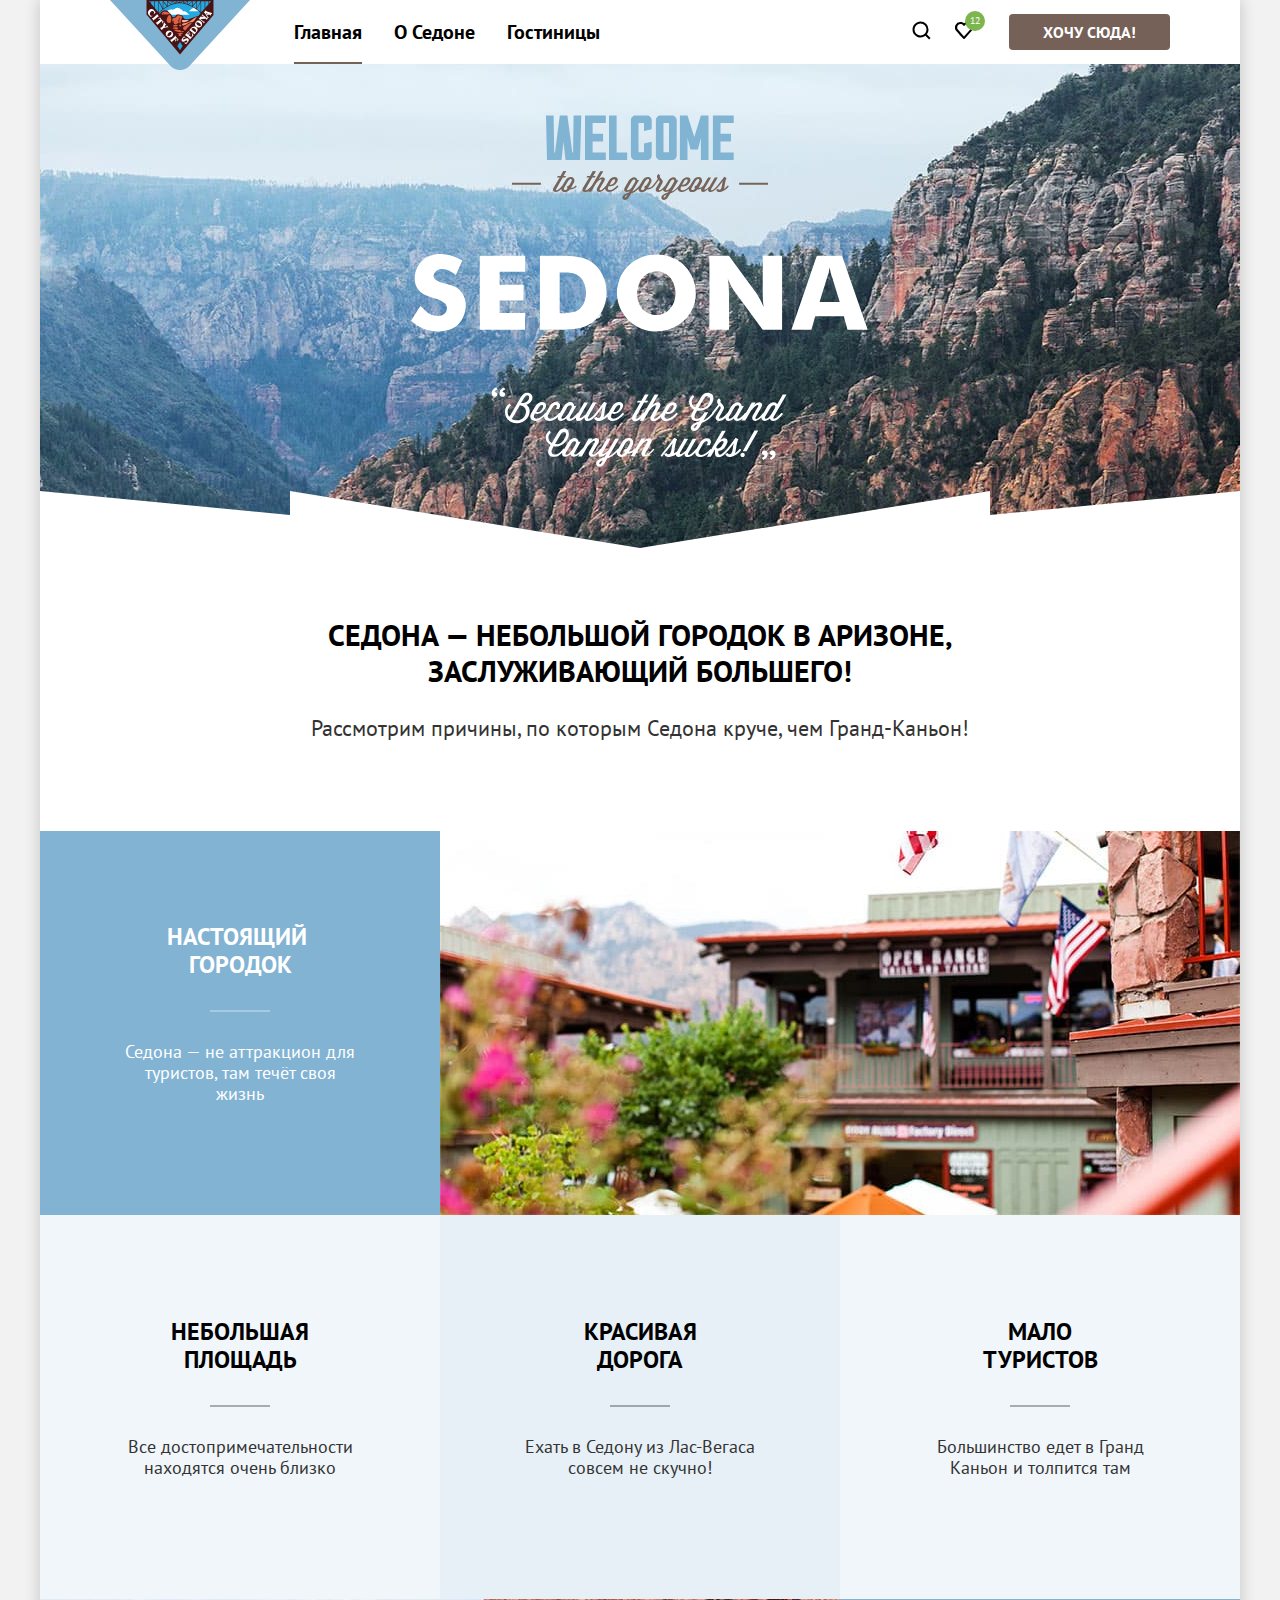
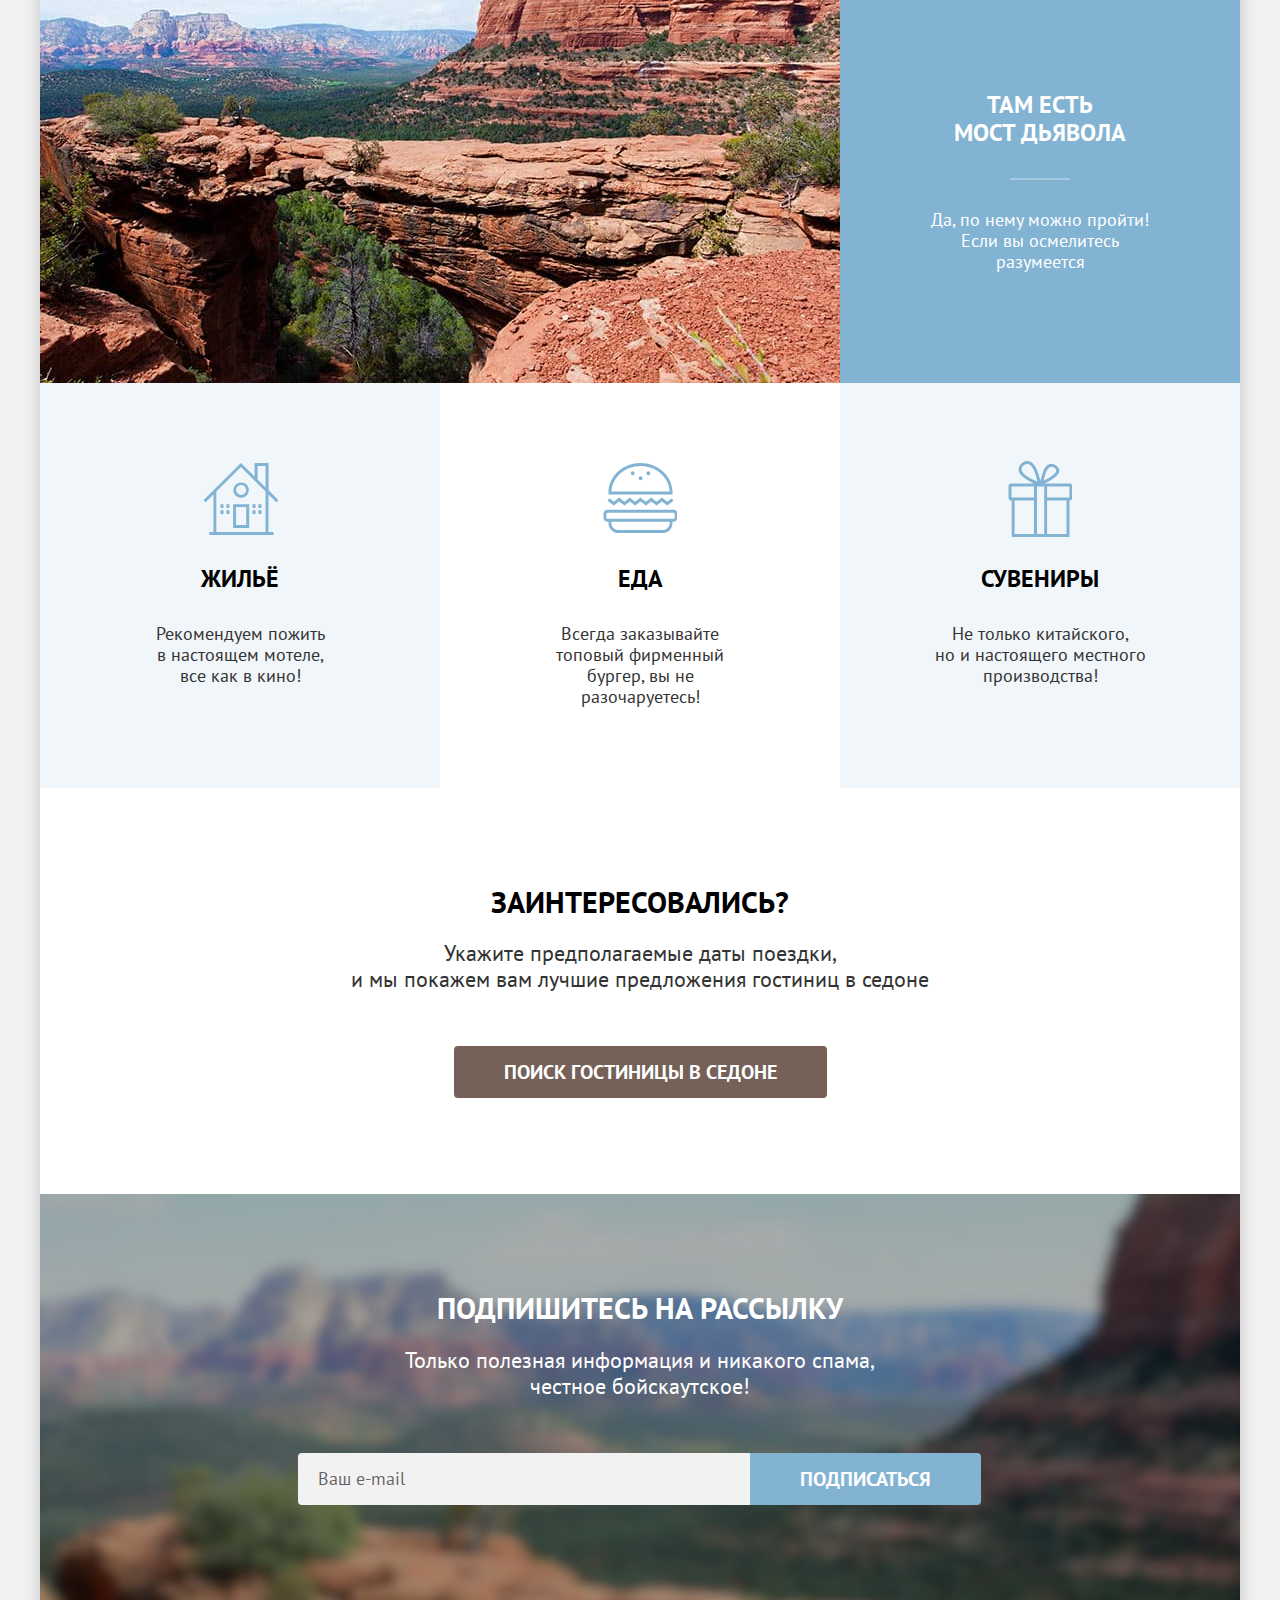
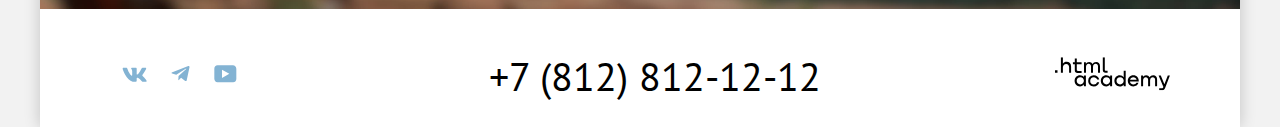
<file: index.html>
<!DOCTYPE html>
<html class="page" lang="ru">
  <head>
    <meta charset="utf-8">
    <title>Седона поиск жилья</title>
    <link rel="icon" type="image/png" sizes="32x32" href="images/favicon.png">
    <link rel="stylesheet" href="style/style.css">
  </head>
  <body class="page-body">
    <div class="centerer-wrapper"><!--Обертка которая центрирует страницу-->
      <header class="main-header"><!--Шапка-->
        <nav class="main-navigation"><!--Навигация-->
          <a class="main-header-logo">
            <img src="images/content/logo-sedona.svg" width="140" height="70" alt="Логотип сайта «Седона».">
          </a>
          <ul class="site-navigation user-agent-style">
            <li class="site-navigation-item">
              <a class="site-navigation-link navigation-link-current">Главная</a>
            </li>
            <li class="site-navigation-item">
              <a class="site-navigation-link" href="#">О Седоне</a>
            </li>
            <li class="site-navigation-item">
              <a class="site-navigation-link" href="hotels.html">Гостиницы</a>
            </li>
          </ul>
          <ul class="user-navigation-list user-agent-style"><!--Пользовательская навигация-->
            <li class="user-navigation-item">
              <a class="user-navigation-link" href="#">
                <svg aria-hidden="true" focusable="false" width="20" height="20" viewBox="0 0 20 20" fill="#000" xmlns="http://www.w3.org/2000/svg"><path d="m19.5 18-3.7-3.67c1-1.3 1.7-2.98 1.7-4.87a8 8 0 0 0-8-7.96c-4.4 0-8 3.68-8 8.06a8 8 0 0 0 12.9 6.26l3.7 3.68 1.4-1.5Zm-10-2.48a6 6 0 0 1-6-5.96 6 6 0 0 1 12 0 6 6 0 0 1-6 5.96Z"/></svg>
                <span class="visually-hidden">Поиск.</span>
              </a>
            </li>
            <li class="user-navigation-item">
              <a class="user-navigation-link" href="#">
                <svg aria-hidden="true" focusable="false" width="18" height="17" viewBox="0 0 18 17" fill="#000" xmlns="http://www.w3.org/2000/svg"><path d="M8.9 17a.9.9 0 0 1-.8-.4c-5.4-6.1-6.7-7.5-7-7.9A5.4 5.4 0 0 1 5.5 0C6.8 0 8 .5 9 1.3a5.46 5.46 0 0 1 9 4.1c0 1.3-.5 2.5-1.3 3.4l-7 7.9c-.2.2-.4.3-.8.3Zm-6-9.5c.3.4 3.5 4 6.1 6.9l6.2-7c.5-.5.7-1.2.7-2 0-1.8-1.5-3.3-3.3-3.3-1 0-2 .5-2.7 1.3-.3.3-.6.4-.9.4-.3 0-.6-.2-.8-.4-.7-.8-1.7-1.3-2.7-1.3-1.8 0-3.3 1.5-3.3 3.3-.1.9.3 1.6.7 2.1-.1 0-.1 0 0 0Z"/></svg>
                <span class="number-of-likes">12</span>
                <span class="visually-hidden">Колличество избранных гостиниц.</span>
              </a>
            </li>
            <li class="user-navigation-item">
              <a class="user-navigation-link-anchor" href="#promo-form-anchor">Хочу сюда!</a>
            </li>
          </ul>
        </nav>
      </header>
      <main class="container-main page-main"><!--Основное содержимое-->
        <h1 class="visually-hidden">Туристический сайт по поиску жилья, Седона</h1>
        <section class="promo"><!--Промо Седоны-->
          <h2 class="visually-hidden">Добро пожаловать в Седону.</h2>
          <img class="logo-welcome" src="images/content/promo-welcome.svg" width="458" height="352" lang="en" alt="Welcome to the gorgeous Sedona, Because the Grand Canyon sucks!">
        </section>
        <section class="section-reasons"><!--Промо Причины-->
          <h2 class="visually-hidden">Причины посещения Седоны.</h2>
          <div class="reasons-container">
            <p class="reasons-description">Седона &#8212; небольшой городок в аризоне,<br> заслуживающий большего!</p>
            <p class="section-reasons-text">Рассмотрим причины, по которым Седона круче, чем Гранд-Каньон!</p>
          </div>
          <ul class="reasons-list user-agent-style"><!--Список причин-->
            <li class="reason-list-item city-photo">
              <div class="reason-first"><!--Первая причина-->
                <h3 class="reasons-list-title">Настоящий&nbsp; городок</h3>
                <span class="reasons-decorative reason-first-decorative"></span>
                <p class="reasons-list-text">Седона &#8212; не аттракцион для туристов, там течёт своя жизнь</p>
              </div>
              <img class="city-photo-img" src="images/content/real-town-reasons.jpg" width="800" height="384" alt="Вид города Седона.">
            </li>
            <li class="reason-list-item">
              <ul class="reasons-continuation user-agent-style"><!--Продолжение причин-->
                <li class="reason-second">
                  <h3 class="reasons-list-title">Небольшая площадь</h3>
                  <span class="reasons-decorative reason-second-decorative"></span>
                  <p class="reasons-list-text">Все достопримечательности находятся очень близко</p>
                </li>
                <li class="reason-third">
                  <h3 class="reasons-list-title">Красивая<br> дорога</h3>
                  <span class="reasons-decorative reason-third-decorative"></span>
                  <p class="reasons-list-text">Ехать в Седону из Лас-Вегаса совсем не скучно!</p>
                </li>
                <li class="reason-fourth">
                  <h3 class="reasons-list-title">Мало<br> туристов</h3>
                  <span class="reasons-decorative reason-fourth-decorative"></span>
                  <p class="reasons-list-text">Большинство едет в Гранд Каньон и толпится там</p>
                </li>
              </ul>
            </li>
            <li class="reason-list-item devils-bridge-canyon"><!--Продолжение причин-->
              <img src="images/content/canyon-reasons.jpg" width="800" height="384" alt="Каньон мост дьявола.">
              <div class="reason-fifth">
                <h3 class="reasons-list-title">Там есть<br> мост дьявола</h3>
                <span class="reasons-decorative reason-fifth-decorative"></span>
                <p class="reasons-list-text">Да, по нему можно пройти! Если вы осмелитесь разумеется</p>
              </div>
            </li>
            <li class="container-advantages"><!--Преимущества-->
              <ul class="advantages-list user-agent-style">
                <li class="advantages-list-item advantages-icon icon-home">
                  <h3 class="advantages-title">Жильё</h3>
                  <p class="advantages-list-text">Рекомендуем пожить<br> в настоящем мотеле,<br> все как в кино!</p>
                </li>
                <li class="advantages-list-item advantages-icon icon-food">
                  <h3 class="advantages-title">Еда</h3>
                  <p class="advantages-list-text">Всегда заказывайте<br> топовый фирменный бургер, вы не разочаруетесь!</p>
                </li>
                <li class="advantages-list-item advantages-icon icon-souvenirs">
                  <h3 class="advantages-title">Сувениры</h3>
                  <p class="advantages-list-text">Не только китайского,<br> но и настоящего местного производства!</p>
                </li>
              </ul>
            </li>
          </ul>
        </section>
        <section class="promo-form"><!--Промо формы-->
          <h2 class="promo-form-title" id="promo-form-anchor">Заинтересовались?</h2>
          <p class="promo-form-lead">Укажите предполагаемые даты поездки,<br> и мы покажем вам лучшие предложения гостиниц в седоне</p>
        <a class="search-btn" href="#">Поиск гостиницы в седоне</a>
        </section>
        <section class="section-newsletter section-newsletter-index"><!--Секция с формой подписки-->
          <h2 class="visually-hidden">Секция с формой подписки.</h2>
          <p class="section-newsletter-subtitle">Подпишитесь на рассылку</p>
          <p class="section-newsletter-text">Только полезная информация и никакого спама,<br> честное бойскаутское!</p>
          <form class="newsletter-form" method="post" action="https://echo.htmlacademy.ru">
            <label class="visually-hidden" for="newsletter-field-id">Ваш e-mail.</label>
            <input class="newsletter-field" type="email" name="newsletter-field" id="newsletter-field-id" placeholder="Ваш e-mail" required>
            <button class="btn newsletter-btn" type="submit">Подписаться</button>
          </form>
        </section>
      </main>
      <footer class="main-footer"><!--Подвал-->
        <ul class="footer-social-list user-agent-style"><!--Ссылки на социальные сети-->
          <li class="social-item">
            <a class="social social-vk" href="https://vk.com/htmlacademy">
              <svg aria-hidden="true" focusable="false" width="25" height="15" viewBox="0 0 25 15" fill="#83B3D3" xmlns="http://www.w3.org/2000/svg"><path fill-rule="evenodd" clip-rule="evenodd" d="M24.12 1.8c.16-.54 0-.94-.8-.94H20.7c-.67 0-.98.34-1.15.73 0 0-1.33 3.2-3.22 5.27-.61.6-.9.8-1.23.8-.16 0-.41-.2-.41-.75v-5.1c0-.66-.19-.95-.74-.95H9.82c-.42 0-.67.3-.67.59 0 .62.95.76 1.04 2.51v3.8c0 .83-.15.98-.48.98-.9 0-3.06-3.2-4.34-6.88-.25-.72-.5-1-1.18-1H1.57c-.75 0-.9.34-.9.73 0 .68.89 4.07 4.14 8.55 2.17 3.06 5.23 4.72 8 4.72 1.68 0 1.88-.37 1.88-1v-2.32c0-.74.16-.88.7-.88.38 0 1.05.19 2.6 1.66 1.79 1.75 2.08 2.54 3.08 2.54h2.63c.75 0 1.12-.37.9-1.1-.23-.72-1.08-1.77-2.2-3.02-.62-.71-1.54-1.48-1.82-1.86-.39-.5-.28-.71 0-1.15 0 0 3.2-4.42 3.54-5.93Z"/></svg>
              <span class="visually-hidden">Вконтакте.</span>
            </a>
          </li>
          <li class="social-item">
            <a class="social social-tg" href="https://t.me/htmlacademy">
              <svg aria-hidden="true" focusable="false" width="19" height="16" viewBox="0 0 19 16" fill="#83B3D3" xmlns="http://www.w3.org/2000/svg"><path d="M17.29.1 1.34 6.25c-1.09.43-1.08 1.04-.2 1.31l4.1 1.28 9.47-5.98c.44-.27.85-.12.52.18L7.55 9.96l-.28 4.22c.41 0 .6-.19.83-.41l1.99-1.93 4.13 3.05c.77.42 1.31.2 1.5-.7l2.72-12.8C18.72.27 18-.23 17.29.09Z"/></svg>
              <span class="visually-hidden">Телеграм.</span>
            </a>
          </li>
          <li class="social-item">
            <a class="social social-yt" href="https://www.youtube.com/user/htmlacademyru">
              <svg aria-hidden="true" focusable="false" width="23" height="18" viewBox="0 0 23 18" fill="#83B3D3" xmlns="http://www.w3.org/2000/svg"><path d="M18.94.36H3.51C1.65.36.33 1.95.33 3.76v10.09c0 1.91 1.32 3.5 3.18 3.5h15.65c1.64 0 3.17-1.59 3.17-3.4V3.76c-.22-1.8-1.53-3.4-3.39-3.4ZM7.99 12.89V4.82l7.34 4.04-7.34 4.03Z"/></svg>
              <span class="visually-hidden">Ютуб.</span>
            </a>
          </li>
        </ul>
        <address class="contacts"><!--Контакты-->
          <a class="contacts-phone" href="tel:+78128121212">+7 (812) 812-12-12</a>
        </address>
        <div class="copyright"><!--Копирайт-->
          <a class="link-website" href="https://htmlacademy.ru/">
            <svg aria-hidden="true" focusable="false" width="115" height="34" fill="#000" viewBox="0 0 115 34" xmlns="http://www.w3.org/2000/svg"><g clip-path="url(#a)"><path d="M0 13.26v2.6h2.5v-2.6H0ZM11.6 4.86c-1.6 0-2.8.7-3.6 1.7h-.1V.36h-2v15.5h2v-5.3c0-2.1 1.3-3.6 3.3-3.6 1.8 0 2.9 1.4 2.9 3.2v5.7h2v-6.1c.1-3-1.8-4.9-4.5-4.9ZM26.6 5.16h-4.8v-3.7h-2v3.8h-1.9v2h1.9v6c0 1.7 1 2.7 2.7 2.7h4.1v-2h-3.7c-.7 0-1.1-.4-1.1-1.1v-5.7h4.8v-2ZM41.1 4.96c-1.6 0-2.9.8-3.5 2.1h-.1c-.6-1.2-1.8-2.1-3.4-2.1-1.4 0-2.5.8-3.1 1.8h-.1v-1.6H29v10.6h2v-5.4c0-2 1-3.5 2.6-3.5 1.5 0 2.4 1 2.4 2.6v6.3h2v-5.6c0-2.4 1.4-3.3 2.6-3.3 1.5 0 2.4 1 2.4 2.6v6.3h2v-6.5c.1-2.5-1.4-4.3-3.9-4.3ZM47.8 13.06c0 1.7 1 2.7 2.8 2.7h2v-2h-1.7c-.7 0-1.1-.4-1.1-1.1V.36h-2v12.7ZM28.9 20.06c-.9-1.1-2.2-1.8-3.9-1.8-3.1 0-5.4 2.3-5.4 5.6s2.3 5.6 5.4 5.6c1.8 0 3-.8 3.8-1.9h.1v1.6h2v-10.6h-2v1.5Zm-3.6 7.4c-2.2 0-3.6-1.6-3.6-3.6s1.4-3.6 3.6-3.6 3.6 1.6 3.6 3.6c0 1.9-1.4 3.6-3.6 3.6ZM44.2 22.36c-.5-2.4-2.6-4.1-5.4-4.1a5.4 5.4 0 0 0-5.6 5.6c0 3.1 2.2 5.6 5.6 5.6 2.8 0 4.9-1.8 5.4-4.2h-2.1a3.4 3.4 0 0 1-3.3 2.3c-2.2 0-3.6-1.6-3.6-3.6s1.4-3.6 3.6-3.6c1.6 0 2.8 1 3.3 2.2h2.1v-.2ZM55.1 20.06c-.9-1.1-2.2-1.8-3.9-1.8-3.1 0-5.4 2.3-5.4 5.6s2.3 5.6 5.4 5.6c1.8 0 3-.8 3.8-1.9h.1v1.6h2v-10.6h-2v1.5Zm-3.6 7.4c-2.2 0-3.6-1.6-3.6-3.6s1.4-3.6 3.6-3.6 3.6 1.6 3.6 3.6c0 1.9-1.5 3.6-3.6 3.6ZM68.7 20.16c-.9-1.1-2.2-1.9-3.9-1.9-3.1 0-5.4 2.3-5.4 5.6s2.2 5.6 5.4 5.6c1.7 0 3-.8 3.8-1.8h.1v1.5h2v-15.4h-2v6.4Zm-3.6 7.3c-2.2 0-3.6-1.6-3.6-3.6s1.4-3.6 3.6-3.6 3.6 1.6 3.6 3.6c-.1 2-1.5 3.6-3.6 3.6ZM78.3 18.26c-3.3 0-5.5 2.5-5.5 5.6 0 3 2.1 5.6 5.5 5.6 2.5 0 4.5-1.3 5.2-3.6h-2.1c-.5 1-1.6 1.6-3 1.6-1.9 0-3.3-1.3-3.4-2.9h8.8c.2-3.6-2-6.3-5.5-6.3Zm0 1.9c1.7 0 3 1 3.3 2.6h-6.5c.3-1.5 1.5-2.6 3.2-2.6ZM98.2 18.26c-1.6 0-2.9.8-3.6 2h-.1c-.6-1.2-1.8-2-3.4-2-1.4 0-2.5.7-3.1 1.8v-1.5h-1.9v10.6h2v-5.4c0-2 1-3.4 2.6-3.5 1.5 0 2.4 1 2.4 2.6v6.3h2v-5.6c0-2.4 1.4-3.3 2.6-3.3 1.5 0 2.4 1 2.4 2.6v6.3h2v-6.5c.1-2.6-1.4-4.4-3.9-4.4ZM109.4 27.36l-3.6-8.9h-2.2l4.8 11.6c-.3.9-.7 1.2-1.7 1.2h-2.5v2h2.5c1.8 0 2.8-.8 3.5-2.6l4.7-12.2h-2.1l-3.4 8.9Z"/></g><defs><clipPath id="a"><path transform="translate(0 .36)" d="M0 0h115v33H0z"/></clipPath></defs></svg>
            <span class="visually-hidden">Логотип HTML-ACADEMY перейти на веб-сайт.</span>
          </a>
        </div>
      </footer>
      <div class="modal-container modal-window-close">
        <div class="modal modal-booking">
          <button class="modal-close-button" type="button">
            <svg width="15" height="15" viewBox="0 0 15 15" fill="#000" xmlns="http://www.w3.org/2000/svg"><path d="M15 1.78 13.7.5 7.99 6.2 2.29.5.98 1.8l5.7 5.7L1 13.2l1.3 1.3 5.7-5.7 5.7 5.7 1.3-1.3-5.7-5.7 5.7-5.7Z"/></svg>
            <span class="visually-hidden">Закрыть.</span>
          </button>
          <form class="form-booking" action="https://echo.htmlacademy.ru" method="post">
            <h2 class="form-booking-title">Поиск гостиницы в Седоне</h2>
            <div class="block-date">
              <label class="label-date arrival-date-label" for="arrival-date-field">Дата Заезда:</label>
              <input class="input-date booking-field" type="text" name="arrival-date" id="arrival-date-field" placeholder="27 апреля 2020">
              <button class="calendar" type="button">
                <svg aria-hidden="true" focusable="false" width="17" height="15" viewBox="0 0 17 15" fill="#000" xmlns="http://www.w3.org/2000/svg"><path d="M6.25 10c.3 0 .5-.2.5-.5s-.2-.5-.5-.5-.5.2-.5.5.2.5.5.5Z"/><path d="M15.5 2h-2V0h-1v2h-8V0h-1v2h-2c-.6 0-1 .4-1 1v11c0 .5.4 1 1 1h14c.5 0 1-.5 1-1V3c0-.6-.5-1-1-1Zm0 12h-14V7h14v7Zm-14-8V3h2v2h1V3h8v2h1V3h2v3h-14Z"/><path d="M8.5 10c.3 0 .5-.2.5-.5S8.8 9 8.5 9s-.5.2-.5.5.2.5.5.5ZM10.75 10c.3 0 .5-.2.5-.5s-.2-.5-.5-.5-.5.2-.5.5.2.5.5.5ZM6.25 11c-.3 0-.5.2-.5.5s.2.5.5.5.5-.2.5-.5-.2-.5-.5-.5ZM4 10c.3 0 .5-.2.5-.5S4.3 9 4 9s-.5.2-.5.5.2.5.5.5ZM4 11c-.3 0-.5.2-.5.5s.2.5.5.5.5-.2.5-.5-.2-.5-.5-.5ZM8.5 11c-.3 0-.5.2-.5.5s.2.5.5.5.5-.2.5-.5-.2-.5-.5-.5ZM10.75 11c-.3 0-.5.2-.5.5s.2.5.5.5.5-.2.5-.5-.2-.5-.5-.5ZM13 10c.3 0 .5-.2.5-.5S13.3 9 13 9s-.5.2-.5.5.2.5.5.5ZM13 11c-.3 0-.5.2-.5.5s.2.5.5.5.5-.2.5-.5-.2-.5-.5-.5Z"/></svg>
                <span class="visually-hidden">Открыть календарь.</span>
              </button>
              <span class="arrival-date-tooltip">Мы не можем отправить вас в прошлое.</span>
            </div>
            <div class="block-date">
              <label class="label-date date-of-departure-label" for="departure-date-field">Дата Выезда:</label>
              <input class="input-date booking-field" type="text" name="date-of-departure" id="departure-date-field" placeholder="1 сентября 2023">
              <button class="calendar" type="button">
                <svg aria-hidden="true" focusable="false" width="17" height="15" viewBox="0 0 17 15" fill="#000" xmlns="http://www.w3.org/2000/svg"><path d="M6.25 10c.3 0 .5-.2.5-.5s-.2-.5-.5-.5-.5.2-.5.5.2.5.5.5Z"/><path d="M15.5 2h-2V0h-1v2h-8V0h-1v2h-2c-.6 0-1 .4-1 1v11c0 .5.4 1 1 1h14c.5 0 1-.5 1-1V3c0-.6-.5-1-1-1Zm0 12h-14V7h14v7Zm-14-8V3h2v2h1V3h8v2h1V3h2v3h-14Z"/><path d="M8.5 10c.3 0 .5-.2.5-.5S8.8 9 8.5 9s-.5.2-.5.5.2.5.5.5ZM10.75 10c.3 0 .5-.2.5-.5s-.2-.5-.5-.5-.5.2-.5.5.2.5.5.5ZM6.25 11c-.3 0-.5.2-.5.5s.2.5.5.5.5-.2.5-.5-.2-.5-.5-.5ZM4 10c.3 0 .5-.2.5-.5S4.3 9 4 9s-.5.2-.5.5.2.5.5.5ZM4 11c-.3 0-.5.2-.5.5s.2.5.5.5.5-.2.5-.5-.2-.5-.5-.5ZM8.5 11c-.3 0-.5.2-.5.5s.2.5.5.5.5-.2.5-.5-.2-.5-.5-.5ZM10.75 11c-.3 0-.5.2-.5.5s.2.5.5.5.5-.2.5-.5-.2-.5-.5-.5ZM13 10c.3 0 .5-.2.5-.5S13.3 9 13 9s-.5.2-.5.5.2.5.5.5ZM13 11c-.3 0-.5.2-.5.5s.2.5.5.5.5-.2.5-.5-.2-.5-.5-.5Z"/></svg>
                <span class="visually-hidden">Открыть календарь.</span>
              </button>
              <span class="departure-date-tooltip">На эти даты есть свободные номера. Пока есть.</span>
            </div>
            <div class="form-booking-container-inner">
              <label class="label-number label-adults" for="amount-adults-field">Взрослые:</label>
              <div class="less-more-wrapper">
                <button class="btn-less" type="button">
                  <span class="icon-less-more-wrapper">
                    <svg aria-hidden="true" focusable="false" width="15" height="2" viewBox="0 0 15 2" fill="#756157" fill-opacity=".3" xmlns="http://www.w3.org/2000/svg"><path d="M.5 0v2h14V0H.5Z"/></svg>
                  </span>
                  <span class="visually-hidden">Уменьшить количество взрослых.</span>
                </button>
                <input class="field-adults booking-field" type="number" name="amount-adults" id="amount-adults-field" placeholder="2">
                <button class="btn-more" type="button">
                  <span class="icon-less-more-wrapper">
                    <svg aria-hidden="true" focusable="false" width="15" height="14" viewBox="0 0 15 14" fill="#756157" fill-opacity=".3" xmlns="http://www.w3.org/2000/svg"><path d="M14.5 6h-6V0h-2v6h-6v2h6v6h2V8h6V6Z"/></svg>
                  </span>
                  <span class="visually-hidden">Увеличить количество взрослых.</span>
                </button>
              </div>
              <span class="form-label-icon">
                <label class="label-number label-children" for="amount-child-field">Дети:</label>
              </span>
              <span class="tooltip">
                <button class="tooltip-toggle" type="button" aria-labelledby="tooltip-label-amount">
                  <svg aria-hidden="true" focusable="false" class="tooltip-icon" width="2" height="12" viewBox="0 0 2 12" fill="none" xmlns="http://www.w3.org/2000/svg"><path fill-rule="evenodd" clip-rule="evenodd" d="M0 0h2v2H0V0Zm2 12H0V3h2v9Z" fill="#fff"/></svg>
                </button>
                <span class="tooltip-text" role="tooltip" id="tooltip-label-amount">
                  Укажите количество детей, которые будут с вами, возраст которых от 6 до 18 лет. Дети до 6 лет размещаются бесплатно.
                </span>
              </span>
              <div class="less-more-wrapper less-more-count-child">
                <button class="btn-less" type="button">
                  <span class="icon-less-more-wrapper">
                    <svg aria-hidden="true" focusable="false" width="15" height="2" viewBox="0 0 15 2" fill="#756157" fill-opacity=".3" xmlns="http://www.w3.org/2000/svg"><path d="M.5 0v2h14V0H.5Z"/></svg>
                  </span>
                  <span class="visually-hidden">Уменьшить количество детей.</span>
                </button>
                <input class="field-children booking-field" type="number" name="amount-child" id="amount-child-field" placeholder="2">
                <button class="btn-more" type="button">
                  <span class="icon-less-more-wrapper">
                    <svg aria-hidden="true" focusable="false" width="15" height="14" viewBox="0 0 15 14" fill="#756157" fill-opacity=".3" xmlns="http://www.w3.org/2000/svg"><path d="M14.5 6h-6V0h-2v6h-6v2h6v6h2V8h6V6Z"/></svg>
                  </span>
                  <span class="visually-hidden">Увеличить количество детей.</span>
                </button>
              </div>
            </div>
            <button class="button-find" type="submit">Найти</button>
          </form>
        </div>
      </div>
    </div>
  </body>
</html>
</file>
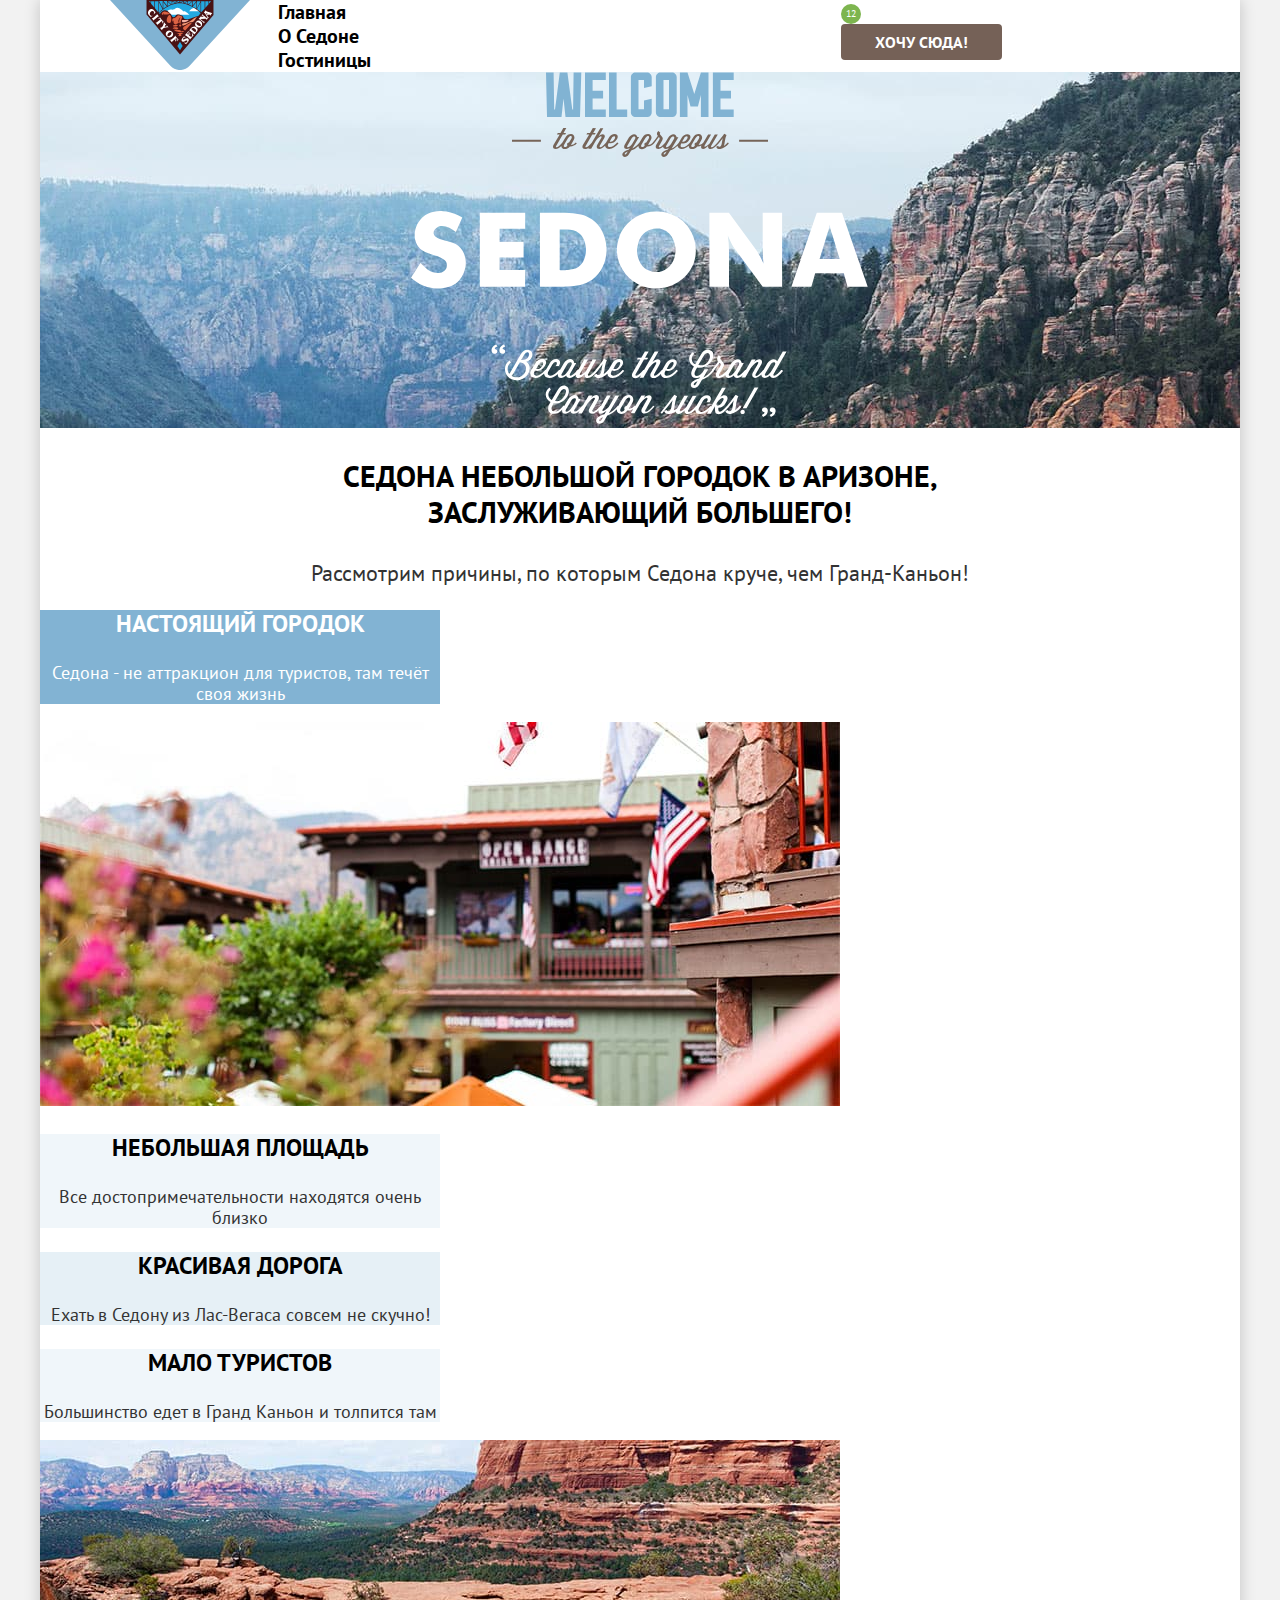
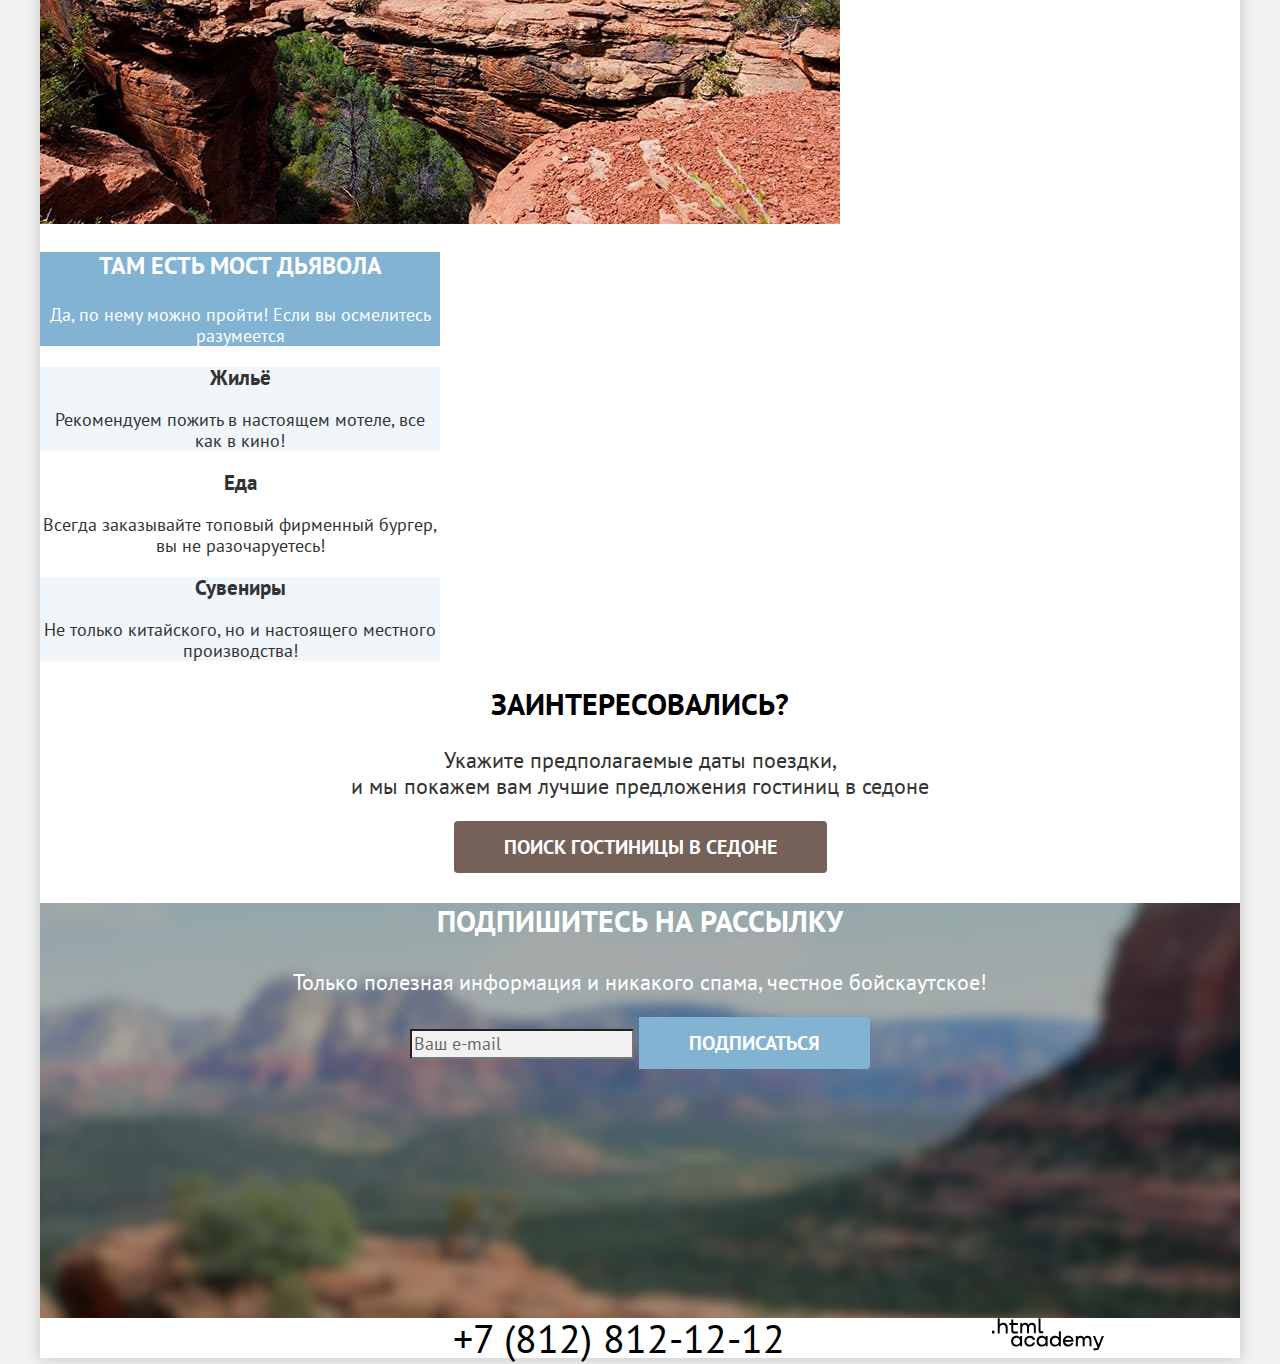
<file: 4/index.html>
<!DOCTYPE html>
<html class="page" lang="ru">
  <head>
    <meta charset="utf-8">
    <title>Седона поиск жилья</title>
    <link rel="stylesheet" href="style/style.css">
    <link rel="preload" href="fonts/ptsans-400.woff2" as="font">
    <base href="https://htmlacademy-htmlcss.github.io/329593-sedona-35/4/">
</head>
  <body class="page-body">
    <div class="centerer-wrapper"><!--Обертка которая центрирует страницу-->
      <header class="main-header"><!--Шапка-->
        <nav class="main-navigation"><!--Навигация-->
          <a class="main-header-logo">
            <img src="images/content/logo-sedona.svg" width="140" height="70" alt="Логотип сайта «Седона»">
          </a>
          <ul class="site-navigation user-agent-style">
            <li class="site-navigation-item">
              <a class="site-navigation-link navigation-link-current">Главная</a>
            </li>
            <li class="site-navigation-item">
              <a class="site-navigation-link" href="#">О Седоне</a>
            </li>
            <li class="site-navigation-item">
              <a class="site-navigation-link" href="hotels.html">Гостиницы</a>
            </li>
          </ul>
          <ul class="user-navigation-list user-agent-style"><!--Пользовательская навигация-->
            <li class="user-navigation-item">
              <a class="user-navigation-link" href="#">
                <span class="visually-hidden">Поиск</span>
              </a>
            </li>
            <li class="user-navigation-item">
              <a class="user-navigation-link" href="#">
                <span class="visually-hidden">Сердечко с колличеством лайков.</span>
                <span class="number-of-likes">12</span>
              </a>
            </li>
            <li class="user-navigation-item">
              <a class="user-navigation-link-anchor" href="#promo-form-anchor">Хочу сюда!</a>
            </li>
          </ul>
        </nav>
      </header>
      <main class="container-main page-main"><!--Основное содержимое-->
        <h1 class="visually-hidden">Туристический сайт по поиску жилья Седона</h1>
        <section class="promo"><!--Промо Седоны-->
          <h2 class="visually-hidden">Добро пожаловать в Седону</h2>
          <img class="logo-welcome" src="images/content/promo-welcome.svg" width="458" height="352" alt="Добро пожаловать в Седону.">
        </section>
        <section class="section-reasons"><!--Промо Причины-->
          <h2 class="visually-hidden">Причины посещения Седоны</h2>
          <div class="reasons-container">
            <p class="reasons-description">Седона небольшой городок в аризоне,<br> заслуживающий большего!</p>
            <p class="section-reasons-text">Рассмотрим причины, по которым Седона круче, чем Гранд-Каньон!</p>
          </div>
          <ul class="reasons-list user-agent-style"><!--Список причин-->
            <li class="reason-list-item city-photo">
              <div class="reason-first"><!--Первая причина-->
                <h3 class="reasons-list-title">Настоящий городок</h3>
                <p class="reasons-list-text">Седона - не аттракцион для туристов, там течёт своя жизнь</p>
              </div>
              <img src="images/content/real-town-reasons.jpg" width="800" height="384" alt="Вид города Седона.">
            </li>
            <li class="reason-list-item">
              <ul class="reasons-continuation user-agent-style"><!--Продолжение причин-->
                <li class="reason-second">
                  <h3 class="reasons-list-title">Небольшая площадь</h3>
                  <p class="reasons-list-text">Все достопримечательности находятся очень близко</p>
                </li>
                <li class="reason-third">
                  <h3 class="reasons-list-title">Красивая дорога</h3>
                  <p class="reasons-list-text">Ехать в Седону из Лас-Вегаса совсем не скучно!</p>
                </li>
                <li class="reason-fourth">
                  <h3 class="reasons-list-title">Мало туристов</h3>
                  <p class="reasons-list-text">Большинство едет в Гранд Каньон и толпится там</p>
                </li>
              </ul>
            </li>
            <li class="reason-list-item devils-bridge-canyon"><!--Продолжение причин-->
              <img src="images/content/canyon-reasons.jpg" width="800" height="384" alt="Каньон мост дьявола.">
              <div class="reason-fifth">
                <h3 class="reasons-list-title">Там есть мост дьявола</h3>
                <p class="reasons-list-text">Да, по нему можно пройти! Если вы осмелитесь разумеется</p>
              </div>
            </li>
            <li class="container-advantages"><!--Преимущества-->
              <ul class="advantages-list user-agent-style">
                <li class="advantages-list-item advantages-icon icon-home">
                  <h3 class="advantages-title">Жильё</h3>
                  <p class="reasons-list-text">Рекомендуем пожить в настоящем мотеле, все как в кино!</p>
                </li>
                <li class="advantages-list-item advantages-icon icon-food">
                  <h3 class="advantages-title">Еда</h3>
                  <p class="reasons-list-text">Всегда заказывайте топовый фирменный бургер, вы не разочаруетесь!</p>
                </li>
                <li class="advantages-list-item advantages-icon icon-souvenirs">
                  <h3 class="advantages-title">Сувениры</h3>
                  <p class="reasons-list-text">Не только китайского, но и настоящего местного производства!</p>
                </li>
              </ul>
            </li>
          </ul>
        </section>
        <section class="promo-form"><!--Промо формы-->
          <h2 class="promo-form-title" id="promo-form-anchor">Заинтересовались?</h2>
          <p class="promo-form-lead">Укажите предполагаемые даты поездки,<br> и мы покажем вам лучшие предложения гостиниц в седоне</p>
            <div class="button-wrapper"><!--Обертка кнопки-->
              <a class="search-btn" href="search.html" aria-label="Перейти на форму поиска гостиниц">Поиск гостиницы в седоне</a>
            </div>

            <!--<div class="form-show">
              <form class="form-booking" action="https://echo.htmlacademy.ru" method="get">
                <div class="block-date">
                  <label class="label-date arrival-date-label" for="arrival-date-field">Дата Заезда:</label>
                  <input class="input-date" type="text" name="arrival-date" id="arrival-date-field" placeholder="27 апреля 2020">
                  <button class="calendar" type="button">
                    <span class="visually-hidden">Открыть каленадарь.</span>
                  </button>
                </div>
                <div class="block-date">
                  <label class="label-date date-of-departure-label" for="departure-date-field">Дата выезда:</label>
                  <input class="input-date" type="text" name="date-of-departure" id="departure-date-field" placeholder="1 сентября 2023">
                  <button class="calendar" type="button">
                    <span class="visually-hidden">Открыть каленадарь.</span>
                  </button>
                </div>
                <div class="form-booking-container-inner">
                  <label class="label-number label-adults" for="adults-number-field">Взрослые:</label>
                  <div class="less-more">
                    <button class="btn-less" type="button">
                      <span class="visually-hidden">Уменьшить колличество взрлослых.</span>
                      <svg width="12" height="3" fill="A9A9A9" xmlns="http://www.w3.org/2000/svg"><path fill="#A9A9A9" d="M0 0h12v3H0z"/></svg>
                    </button>
                    <input class="field-adults" type="text" name="number" id="adults-number-field" placeholder="2">
                    <button class="btn-more" type="button">
                      <span class="visually-hidden">Увеличить колличество взрлослых.</span>
                      <svg width="11" height="11" fill="A9A9A9" xmlns="http://www.w3.org/2000/svg"><path fill-rule="evenodd" clip-rule="evenodd" d="M4.23 6.77V11h2.54V6.77H11V4.23H6.77V0H4.23v4.23H0v2.54h4.23z" fill="#A9A9A9"/></svg>
                    </button>
                  </div>

                  <label class="label-number label-children" for="child-number-field">Дети:</label>
                  <div class="less-more less-more-number-child">
                    <button class="btn-less" type="button">
                      <span class="visually-hidden">Уменьшить колличество детей.</span>
                      <svg width="12" height="3" fill="A9A9A9" xmlns="http://www.w3.org/2000/svg"><path fill="#A9A9A9" d="M0 0h12v3H0z"/></svg>
                    </button>
                    <input class="field-children" type="text" name="number-child" id="child-number-field" placeholder="2">
                    <button class="btn-more" type="button">
                      <span class="visually-hidden">Увеличить колличество детей.</span>
                      <svg width="11" height="11" fill="A9A9A9" xmlns="http://www.w3.org/2000/svg"><path fill-rule="evenodd" clip-rule="evenodd" d="M4.23 6.77V11h2.54V6.77H11V4.23H6.77V0H4.23v4.23H0v2.54h4.23z" fill="#A9A9A9"/></svg>
                    </button>
                  </div>
                </div>
                <button class="button-find" type="submit">Найти</button>
              </form>
          </div>-->
        </section>
        <section class="section-newsletter section-newsletter-index"><!--Секция с формой подписки-->
          <h2 class="visually-hidden">Секция с формой подписки</h2>
          <p class="section-newsletter-subtitle">Подпишитесь на рассылку</p>
          <p class="section-newsletter-text">Только полезная информация и никакого спама, честное бойскаутское!</p>
          <form class="newsletter-form" method="post" action="https://echo.htmlacademy.ru">
            <label class="visually-hidden" for="newsletter-field-id">Ваш e-mail</label>
            <input class="newsletter-field" type="email" name="newsletter-field" id="newsletter-field-id" value="Ваш e-mail" placeholder="Ваш e-mail" required>
            <button class="btn newsletter-btn" type="submit">Подписаться</button>
          </form>
        </section>
      </main>
      <footer class="main-footer"><!--Подвал-->
        <div class="wrapper-footer"><!--Обертка содержимого подвала-->
          <ul class="footer-social-list user-agent-style"><!--Ссылки на социальные сети-->
            <li class="social-item">
              <a class="social social-vk" href="https://vk.com/htmlacademy">
                <span class="visually-hidden">Вконтакте</span>
              </a>
            </li>
            <li class="social-item">
              <a class="social social-tg" href="https://t.me/htmlacademy">
                <span class="visually-hidden">Телеграм</span>
              </a>
            </li>
            <li class="social-item">
              <a class="social social-yt" href="https://www.youtube.com/user/htmlacademyru">
                <span class="visually-hidden">Ютуб</span>
              </a>
            </li>
          </ul>
          <address class="contacts"><!--Контакты-->
            <a class="contacts-phone" href="tel:+78128121212">+7 (812) 812-12-12</a>
          </address>
          <div class="copyright"><!--Копирайт-->
            <a class="link-website" href="https://htmlacademy.ru/">
              <img class="logo-html-academy" src="images/content/logo-html-academy.svg" width="115" height="33" alt="Логотип HTML-ACADEMY.">
            </a>
          </div>
        </div>
      </footer>
    </div>
  </body>
</html>
</file>
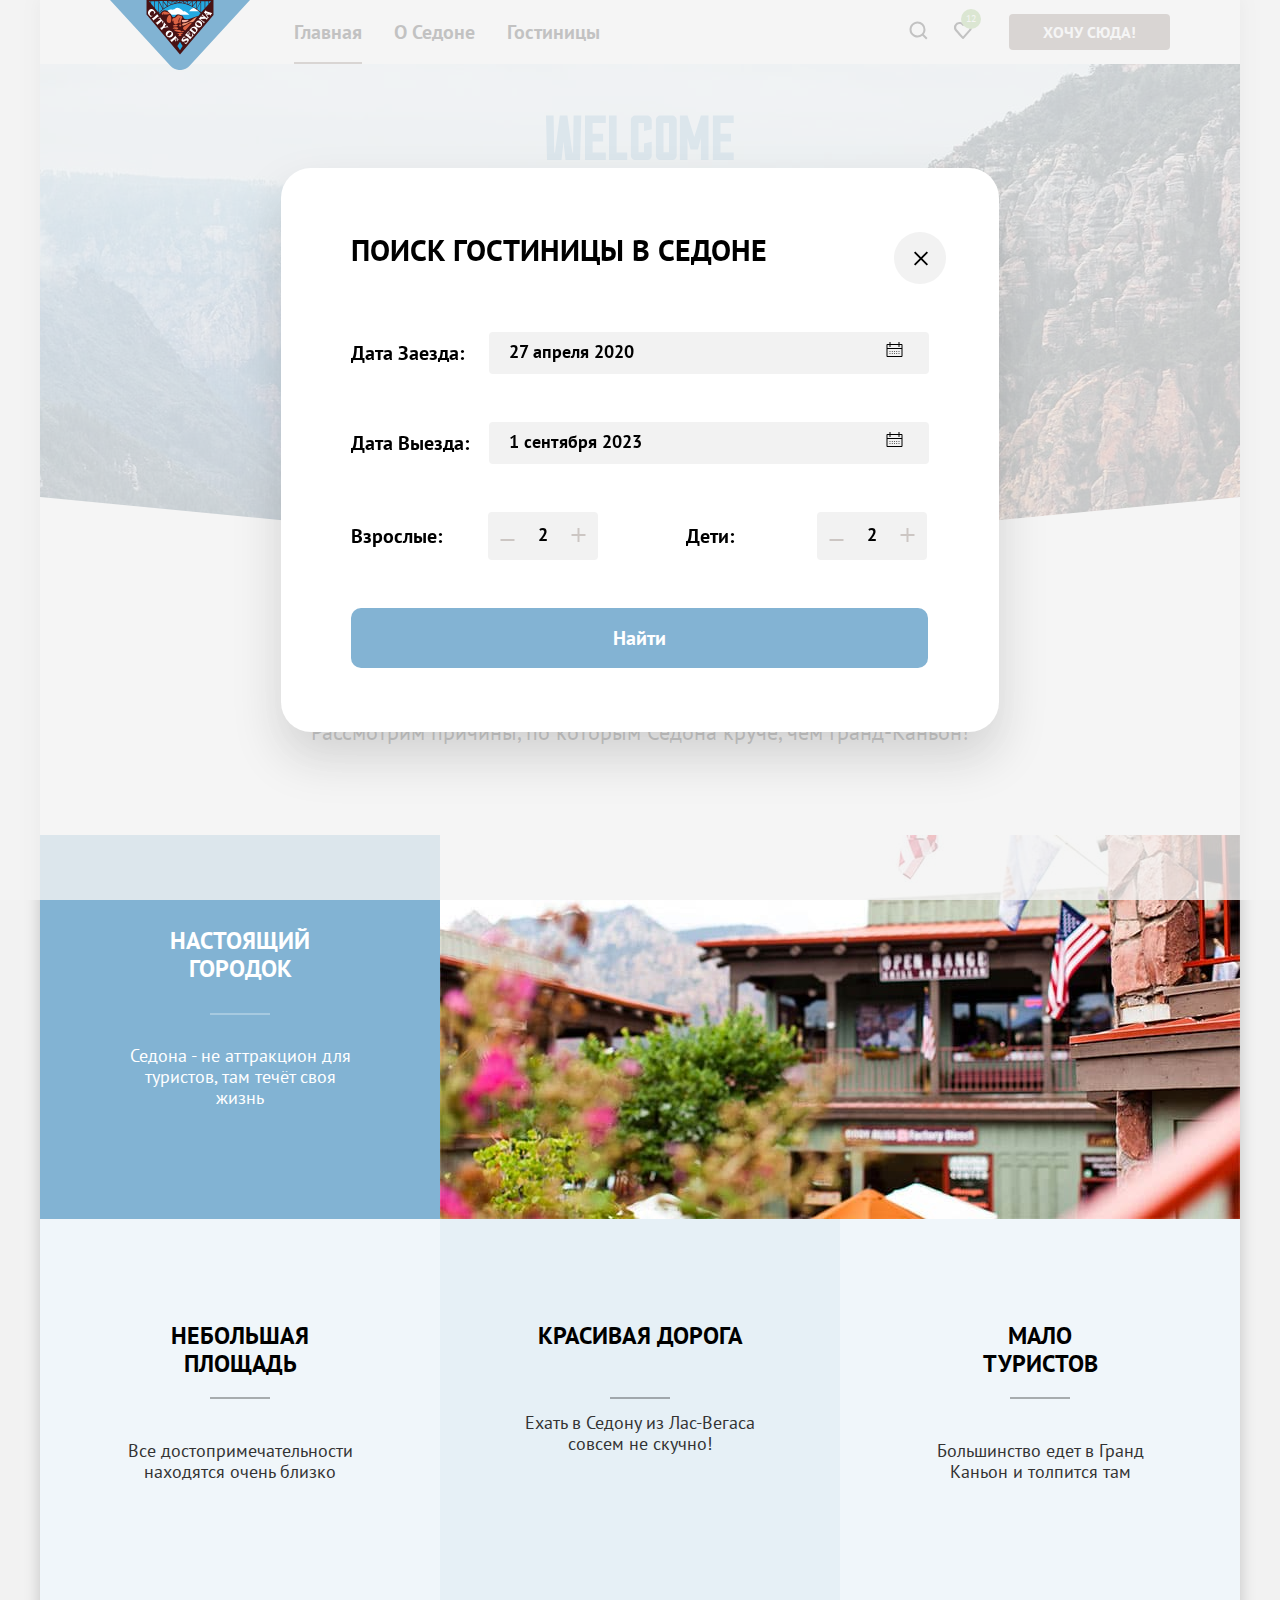
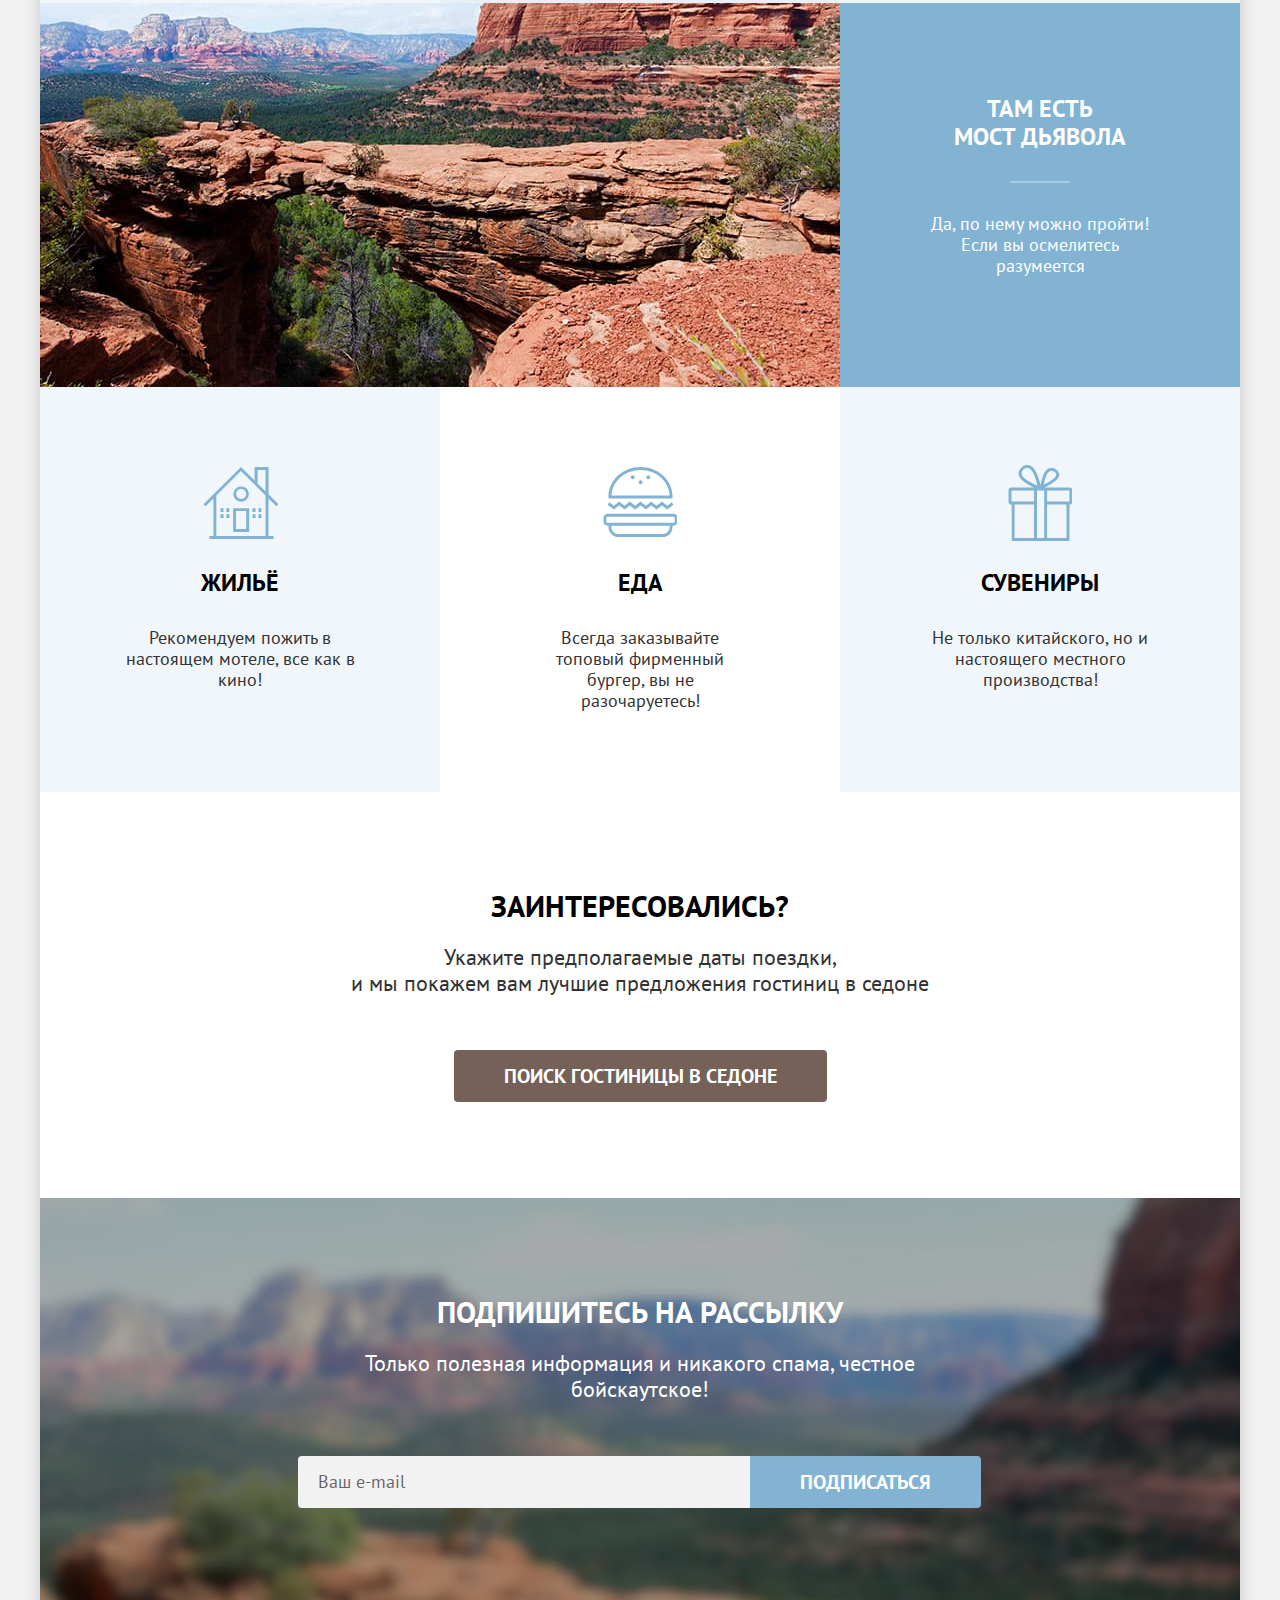
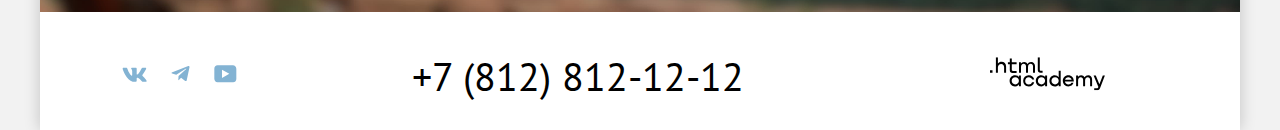
<file: 7/index.html>
<!DOCTYPE html>
<html class="page" lang="ru">
  <head>
    <meta charset="utf-8">
    <title>Седона поиск жилья</title>
    <link rel="stylesheet" href="style/style.css">
    <base href="https://htmlacademy-htmlcss.github.io/329593-sedona-35/7/">
</head>
  <body class="page-body">
    <div class="centerer-wrapper"><!--Обертка которая центрирует страницу-->
      <header class="main-header"><!--Шапка-->
        <nav class="main-navigation"><!--Навигация-->
          <a class="main-header-logo">
            <img src="images/content/logo-sedona.svg" width="140" height="70" alt="Логотип сайта «Седона»">
          </a>
          <ul class="site-navigation user-agent-style">
            <li class="site-navigation-item">
              <a class="site-navigation-link navigation-link-current">Главная</a>
            </li>
            <li class="site-navigation-item">
              <a class="site-navigation-link" href="#">О Седоне</a>
            </li>
            <li class="site-navigation-item">
              <a class="site-navigation-link" href="hotels.html">Гостиницы</a>
            </li>
          </ul>
          <ul class="user-navigation-list user-agent-style"><!--Пользовательская навигация-->
            <li class="user-navigation-item">
              <a class="user-navigation-link" href="#">
                <svg aria-hidden="true" focusable="false" width="20" height="20" viewBox="0 0 20 20" fill="#000" xmlns="http://www.w3.org/2000/svg"><path d="m19.5 18-3.7-3.67c1-1.3 1.7-2.98 1.7-4.87a8 8 0 0 0-8-7.96c-4.4 0-8 3.68-8 8.06a8 8 0 0 0 12.9 6.26l3.7 3.68 1.4-1.5Zm-10-2.48a6 6 0 0 1-6-5.96 6 6 0 0 1 12 0 6 6 0 0 1-6 5.96Z"/></svg>
                <span class="visually-hidden">Поиск</span>
              </a>
            </li>
            <li class="user-navigation-item">
              <a class="user-navigation-link" href="#">
                <svg aria-hidden="true" focusable="false" width="18" height="17" viewBox="0 0 18 17" fill="#000" xmlns="http://www.w3.org/2000/svg"><path d="M8.9 17a.9.9 0 0 1-.8-.4c-5.4-6.1-6.7-7.5-7-7.9A5.4 5.4 0 0 1 5.5 0C6.8 0 8 .5 9 1.3a5.46 5.46 0 0 1 9 4.1c0 1.3-.5 2.5-1.3 3.4l-7 7.9c-.2.2-.4.3-.8.3Zm-6-9.5c.3.4 3.5 4 6.1 6.9l6.2-7c.5-.5.7-1.2.7-2 0-1.8-1.5-3.3-3.3-3.3-1 0-2 .5-2.7 1.3-.3.3-.6.4-.9.4-.3 0-.6-.2-.8-.4-.7-.8-1.7-1.3-2.7-1.3-1.8 0-3.3 1.5-3.3 3.3-.1.9.3 1.6.7 2.1-.1 0-.1 0 0 0Z"/></svg>
                <span class="number-of-likes">12</span>
                <span class="visually-hidden">Сердечко с колличеством лайков.</span>
              </a>
            </li>
            <li class="user-navigation-item">
              <a class="user-navigation-link-anchor" href="#promo-form-anchor">Хочу сюда!</a>
            </li>
          </ul>
        </nav>
      </header>
      <main class="container-main page-main"><!--Основное содержимое-->
        <h1 class="visually-hidden">Туристический сайт по поиску жилья Седона</h1>
        <section class="promo"><!--Промо Седоны-->
          <h2 class="visually-hidden">Добро пожаловать в Седону</h2>
          <img class="logo-welcome" src="images/content/promo-welcome.svg" width="458" height="352" alt="Добро пожаловать в Седону.">
        </section>
        <section class="section-reasons"><!--Промо Причины-->
          <h2 class="visually-hidden">Причины посещения Седоны</h2>
          <div class="reasons-container">
            <p class="reasons-description">Седона - небольшой городок в аризоне,<br> заслуживающий большего!</p>
            <p class="section-reasons-text">Рассмотрим причины, по которым Седона круче, чем Гранд-Каньон!</p>
          </div>
          <ul class="reasons-list user-agent-style"><!--Список причин-->
            <li class="reason-list-item city-photo">
              <div class="reason-first"><!--Первая причина-->
                <h3 class="reasons-list-title">Настоящий городок</h3>
                <p class="reasons-list-text">Седона - не аттракцион для туристов, там течёт своя жизнь</p>
              </div>
              <img class="city-photo-img" src="images/content/real-town-reasons.jpg" width="800" height="384" alt="Вид города Седона.">
            </li>
            <li class="reason-list-item">
              <ul class="reasons-continuation user-agent-style"><!--Продолжение причин-->
                <li class="reason-second">
                  <h3 class="reasons-list-title">Небольшая площадь</h3>
                  <p class="reasons-list-text">Все достопримечательности находятся очень близко</p>
                </li>
                <li class="reason-third">
                  <h3 class="reasons-list-title">Красивая дорога</h3>
                  <p class="reasons-list-text">Ехать в Седону из Лас-Вегаса совсем не скучно!</p>
                </li>
                <li class="reason-fourth">
                  <h3 class="reasons-list-title">Мало<br> туристов</h3>
                  <p class="reasons-list-text">Большинство едет в Гранд Каньон и толпится там</p>
                </li>
              </ul>
            </li>
            <li class="reason-list-item devils-bridge-canyon"><!--Продолжение причин-->
              <img src="images/content/canyon-reasons.jpg" width="800" height="384" alt="Каньон мост дьявола.">
              <div class="reason-fifth">
                <h3 class="reasons-list-title">Там есть<br> мост дьявола</h3>
                <p class="reasons-list-text">Да, по нему можно пройти! Если вы осмелитесь разумеется</p>
              </div>
            </li>
            <li class="container-advantages"><!--Преимущества-->
              <ul class="advantages-list user-agent-style">
                <li class="advantages-list-item advantages-icon icon-home">
                  <h3 class="advantages-title">Жильё</h3>
                  <p class="advantages-list-text">Рекомендуем пожить в настоящем мотеле, все как в кино!</p>
                </li>
                <li class="advantages-list-item advantages-icon icon-food">
                  <h3 class="advantages-title">Еда</h3>
                  <p class="advantages-list-text">Всегда заказывайте топовый фирменный бургер, вы не разочаруетесь!</p>
                </li>
                <li class="advantages-list-item advantages-icon icon-souvenirs">
                  <h3 class="advantages-title">Сувениры</h3>
                  <p class="advantages-list-text">Не только китайского, но и настоящего местного производства!</p>
                </li>
              </ul>
            </li>
          </ul>
        </section>
        <section class="promo-form"><!--Промо формы-->
          <h2 class="promo-form-title" id="promo-form-anchor">Заинтересовались?</h2>
          <p class="promo-form-lead">Укажите предполагаемые даты поездки,<br> и мы покажем вам лучшие предложения гостиниц в седоне</p>
          <div class="button-wrapper"><!--Обертка кнопки-->
            <a class="search-btn" href="#" aria-label="Перейти на форму поиска гостиниц">Поиск гостиницы в седоне</a>
          </div>
        </section>
        <section class="section-newsletter section-newsletter-index"><!--Секция с формой подписки-->
          <h2 class="visually-hidden">Секция с формой подписки</h2>
          <p class="section-newsletter-subtitle">Подпишитесь на рассылку</p>
          <p class="section-newsletter-text">Только полезная информация и никакого спама, честное бойскаутское!</p>
          <form class="newsletter-form" method="post" action="https://echo.htmlacademy.ru">
            <label class="visually-hidden" for="newsletter-field-id">Ваш e-mail</label>
            <input class="newsletter-field" type="email" name="newsletter-field" id="newsletter-field-id" placeholder="Ваш e-mail" required>
            <button class="btn newsletter-btn" type="submit">Подписаться</button>
          </form>
        </section>
      </main>
      <footer class="main-footer"><!--Подвал-->
        <ul class="footer-social-list user-agent-style"><!--Ссылки на социальные сети-->
          <li class="social-item">
            <a class="social social-vk" href="https://vk.com/htmlacademy">
              <svg aria-hidden="true" focusable="false" width="25" height="15" viewBox="0 0 25 15" fill="#83B3D3" xmlns="http://www.w3.org/2000/svg"><path fill-rule="evenodd" clip-rule="evenodd" d="M24.12 1.8c.16-.54 0-.94-.8-.94H20.7c-.67 0-.98.34-1.15.73 0 0-1.33 3.2-3.22 5.27-.61.6-.9.8-1.23.8-.16 0-.41-.2-.41-.75v-5.1c0-.66-.19-.95-.74-.95H9.82c-.42 0-.67.3-.67.59 0 .62.95.76 1.04 2.51v3.8c0 .83-.15.98-.48.98-.9 0-3.06-3.2-4.34-6.88-.25-.72-.5-1-1.18-1H1.57c-.75 0-.9.34-.9.73 0 .68.89 4.07 4.14 8.55 2.17 3.06 5.23 4.72 8 4.72 1.68 0 1.88-.37 1.88-1v-2.32c0-.74.16-.88.7-.88.38 0 1.05.19 2.6 1.66 1.79 1.75 2.08 2.54 3.08 2.54h2.63c.75 0 1.12-.37.9-1.1-.23-.72-1.08-1.77-2.2-3.02-.62-.71-1.54-1.48-1.82-1.86-.39-.5-.28-.71 0-1.15 0 0 3.2-4.42 3.54-5.93Z"/></svg>
              <span class="visually-hidden">Вконтакте</span>
            </a>
          </li>
          <li class="social-item">
            <a class="social social-tg" href="https://t.me/htmlacademy">
              <svg aria-hidden="true" focusable="false" width="19" height="16" viewBox="0 0 19 16" fill="#83B3D3" xmlns="http://www.w3.org/2000/svg"><path d="M17.29.1 1.34 6.25c-1.09.43-1.08 1.04-.2 1.31l4.1 1.28 9.47-5.98c.44-.27.85-.12.52.18L7.55 9.96l-.28 4.22c.41 0 .6-.19.83-.41l1.99-1.93 4.13 3.05c.77.42 1.31.2 1.5-.7l2.72-12.8C18.72.27 18-.23 17.29.09Z"/></svg>
              <span class="visually-hidden">Телеграм</span>
            </a>
          </li>
          <li class="social-item">
            <a class="social social-yt" href="https://www.youtube.com/user/htmlacademyru">
              <svg aria-hidden="true" focusable="false" width="23" height="18" viewBox="0 0 23 18" fill="#83B3D3" xmlns="http://www.w3.org/2000/svg"><path d="M18.94.36H3.51C1.65.36.33 1.95.33 3.76v10.09c0 1.91 1.32 3.5 3.18 3.5h15.65c1.64 0 3.17-1.59 3.17-3.4V3.76c-.22-1.8-1.53-3.4-3.39-3.4ZM7.99 12.89V4.82l7.34 4.04-7.34 4.03Z"/></svg>
              <span class="visually-hidden">Ютуб</span>
            </a>
          </li>
        </ul>
        <address class="contacts"><!--Контакты-->
          <a class="contacts-phone" href="tel:+78128121212">+7 (812) 812-12-12</a>
        </address>
        <div class="copyright"><!--Копирайт-->
          <a class="link-website" href="https://htmlacademy.ru/">
            <svg aria-hidden="true" focusable="false" width="115" height="34" viewBox="0 0 115 34" fill="none" xmlns="http://www.w3.org/2000/svg"><g clip-path="url(#a)" fill="#000"><path d="M0 13.26v2.6h2.5v-2.6H0ZM11.6 4.86c-1.6 0-2.8.7-3.6 1.7h-.1V.36h-2v15.5h2v-5.3c0-2.1 1.3-3.6 3.3-3.6 1.8 0 2.9 1.4 2.9 3.2v5.7h2v-6.1c.1-3-1.8-4.9-4.5-4.9ZM26.6 5.16h-4.8v-3.7h-2v3.8h-1.9v2h1.9v6c0 1.7 1 2.7 2.7 2.7h4.1v-2h-3.7c-.7 0-1.1-.4-1.1-1.1v-5.7h4.8v-2ZM41.1 4.96c-1.6 0-2.9.8-3.5 2.1h-.1c-.6-1.2-1.8-2.1-3.4-2.1-1.4 0-2.5.8-3.1 1.8h-.1v-1.6H29v10.6h2v-5.4c0-2 1-3.5 2.6-3.5 1.5 0 2.4 1 2.4 2.6v6.3h2v-5.6c0-2.4 1.4-3.3 2.6-3.3 1.5 0 2.4 1 2.4 2.6v6.3h2v-6.5c.1-2.5-1.4-4.3-3.9-4.3ZM47.8 13.06c0 1.7 1 2.7 2.8 2.7h2v-2h-1.7c-.7 0-1.1-.4-1.1-1.1V.36h-2v12.7ZM28.9 20.06c-.9-1.1-2.2-1.8-3.9-1.8-3.1 0-5.4 2.3-5.4 5.6s2.3 5.6 5.4 5.6c1.8 0 3-.8 3.8-1.9h.1v1.6h2v-10.6h-2v1.5Zm-3.6 7.4c-2.2 0-3.6-1.6-3.6-3.6s1.4-3.6 3.6-3.6 3.6 1.6 3.6 3.6c0 1.9-1.4 3.6-3.6 3.6ZM44.2 22.36c-.5-2.4-2.6-4.1-5.4-4.1a5.4 5.4 0 0 0-5.6 5.6c0 3.1 2.2 5.6 5.6 5.6 2.8 0 4.9-1.8 5.4-4.2h-2.1a3.4 3.4 0 0 1-3.3 2.3c-2.2 0-3.6-1.6-3.6-3.6s1.4-3.6 3.6-3.6c1.6 0 2.8 1 3.3 2.2h2.1v-.2ZM55.1 20.06c-.9-1.1-2.2-1.8-3.9-1.8-3.1 0-5.4 2.3-5.4 5.6s2.3 5.6 5.4 5.6c1.8 0 3-.8 3.8-1.9h.1v1.6h2v-10.6h-2v1.5Zm-3.6 7.4c-2.2 0-3.6-1.6-3.6-3.6s1.4-3.6 3.6-3.6 3.6 1.6 3.6 3.6c0 1.9-1.5 3.6-3.6 3.6ZM68.7 20.16c-.9-1.1-2.2-1.9-3.9-1.9-3.1 0-5.4 2.3-5.4 5.6s2.2 5.6 5.4 5.6c1.7 0 3-.8 3.8-1.8h.1v1.5h2v-15.4h-2v6.4Zm-3.6 7.3c-2.2 0-3.6-1.6-3.6-3.6s1.4-3.6 3.6-3.6 3.6 1.6 3.6 3.6c-.1 2-1.5 3.6-3.6 3.6ZM78.3 18.26c-3.3 0-5.5 2.5-5.5 5.6 0 3 2.1 5.6 5.5 5.6 2.5 0 4.5-1.3 5.2-3.6h-2.1c-.5 1-1.6 1.6-3 1.6-1.9 0-3.3-1.3-3.4-2.9h8.8c.2-3.6-2-6.3-5.5-6.3Zm0 1.9c1.7 0 3 1 3.3 2.6h-6.5c.3-1.5 1.5-2.6 3.2-2.6ZM98.2 18.26c-1.6 0-2.9.8-3.6 2h-.1c-.6-1.2-1.8-2-3.4-2-1.4 0-2.5.7-3.1 1.8v-1.5h-1.9v10.6h2v-5.4c0-2 1-3.4 2.6-3.5 1.5 0 2.4 1 2.4 2.6v6.3h2v-5.6c0-2.4 1.4-3.3 2.6-3.3 1.5 0 2.4 1 2.4 2.6v6.3h2v-6.5c.1-2.6-1.4-4.4-3.9-4.4ZM109.4 27.36l-3.6-8.9h-2.2l4.8 11.6c-.3.9-.7 1.2-1.7 1.2h-2.5v2h2.5c1.8 0 2.8-.8 3.5-2.6l4.7-12.2h-2.1l-3.4 8.9Z"/></g><defs><clipPath id="a"><path fill="#fff" transform="translate(0 .36)" d="M0 0h115v33H0z"/></clipPath></defs></svg>
            <span class="visually-hidden">Логотип HTML-ACADEMY перейти на веб-сайт.</span>
          </a>
        </div>
      </footer>

      <div class="modal-container">
        <div class="modal modal-booking">
          <button class="modal-close-button">
            <span class="visually-hidden">Закрыть</span>
          </button>
          <form class="form-booking" action="https://echo.htmlacademy.ru" method="get">
            <h2 class="form-booking-title">Поиск гостиницы в Седоне</h2>
            <div class="block-date">
              <label class="label-date arrival-date-label" for="arrival-date-field">Дата Заезда:</label>
              <input class="input-date booking-field" type="text" name="arrival-date" id="arrival-date-field" placeholder="27 апреля 2020">
              <button class="calendar" type="button">
                <svg aria-hidden="true" focusable="false" width="17" height="15" viewBox="0 0 17 15" fill="none" xmlns="http://www.w3.org/2000/svg"><path d="M6.25 10c.3 0 .5-.2.5-.5s-.2-.5-.5-.5-.5.2-.5.5.2.5.5.5Z" fill="#000"/><path d="M15.5 2h-2V0h-1v2h-8V0h-1v2h-2c-.6 0-1 .4-1 1v11c0 .5.4 1 1 1h14c.5 0 1-.5 1-1V3c0-.6-.5-1-1-1Zm0 12h-14V7h14v7Zm-14-8V3h2v2h1V3h8v2h1V3h2v3h-14Z" fill="#000"/><path d="M8.5 10c.3 0 .5-.2.5-.5S8.8 9 8.5 9s-.5.2-.5.5.2.5.5.5ZM10.75 10c.3 0 .5-.2.5-.5s-.2-.5-.5-.5-.5.2-.5.5.2.5.5.5ZM6.25 11c-.3 0-.5.2-.5.5s.2.5.5.5.5-.2.5-.5-.2-.5-.5-.5ZM4 10c.3 0 .5-.2.5-.5S4.3 9 4 9s-.5.2-.5.5.2.5.5.5ZM4 11c-.3 0-.5.2-.5.5s.2.5.5.5.5-.2.5-.5-.2-.5-.5-.5ZM8.5 11c-.3 0-.5.2-.5.5s.2.5.5.5.5-.2.5-.5-.2-.5-.5-.5ZM10.75 11c-.3 0-.5.2-.5.5s.2.5.5.5.5-.2.5-.5-.2-.5-.5-.5ZM13 10c.3 0 .5-.2.5-.5S13.3 9 13 9s-.5.2-.5.5.2.5.5.5ZM13 11c-.3 0-.5.2-.5.5s.2.5.5.5.5-.2.5-.5-.2-.5-.5-.5Z" fill="#000"/></svg>
                <span class="visually-hidden">Открыть каленадарь.</span>
              </button>
            </div>
            <div class="block-date">
              <label class="label-date date-of-departure-label" for="departure-date-field">Дата Выезда:</label>
              <input class="input-date booking-field" type="text" name="date-of-departure" id="departure-date-field" placeholder="1 сентября 2023">
              <button class="calendar" type="button">
                <svg aria-hidden="true" focusable="false" width="17" height="15" viewBox="0 0 17 15" fill="none" xmlns="http://www.w3.org/2000/svg"><path d="M6.25 10c.3 0 .5-.2.5-.5s-.2-.5-.5-.5-.5.2-.5.5.2.5.5.5Z" fill="#000"/><path d="M15.5 2h-2V0h-1v2h-8V0h-1v2h-2c-.6 0-1 .4-1 1v11c0 .5.4 1 1 1h14c.5 0 1-.5 1-1V3c0-.6-.5-1-1-1Zm0 12h-14V7h14v7Zm-14-8V3h2v2h1V3h8v2h1V3h2v3h-14Z" fill="#000"/><path d="M8.5 10c.3 0 .5-.2.5-.5S8.8 9 8.5 9s-.5.2-.5.5.2.5.5.5ZM10.75 10c.3 0 .5-.2.5-.5s-.2-.5-.5-.5-.5.2-.5.5.2.5.5.5ZM6.25 11c-.3 0-.5.2-.5.5s.2.5.5.5.5-.2.5-.5-.2-.5-.5-.5ZM4 10c.3 0 .5-.2.5-.5S4.3 9 4 9s-.5.2-.5.5.2.5.5.5ZM4 11c-.3 0-.5.2-.5.5s.2.5.5.5.5-.2.5-.5-.2-.5-.5-.5ZM8.5 11c-.3 0-.5.2-.5.5s.2.5.5.5.5-.2.5-.5-.2-.5-.5-.5ZM10.75 11c-.3 0-.5.2-.5.5s.2.5.5.5.5-.2.5-.5-.2-.5-.5-.5ZM13 10c.3 0 .5-.2.5-.5S13.3 9 13 9s-.5.2-.5.5.2.5.5.5ZM13 11c-.3 0-.5.2-.5.5s.2.5.5.5.5-.2.5-.5-.2-.5-.5-.5Z" fill="#000"/></svg>
                <span class="visually-hidden">Открыть каленадарь.</span>
              </button>
            </div>
            <div class="form-booking-container-inner">
              <label class="label-number label-adults" for="adults-number-field">Взрослые:</label>
              <div class="less-more-wrapper">
                <button class="btn-less" type="button">
                  <svg width="15" height="2" viewBox="0 0 15 2" fill="none" xmlns="http://www.w3.org/2000/svg"><path d="M.5 0v2h14V0H.5Z" fill="#756157" fill-opacity=".3"/></svg>
                  <span class="visually-hidden">Уменьшить колличество взрлослых.</span>
                </button>
                <input class="field-adults booking-field" type="number" name="number" id="adults-number-field" placeholder="2">
                <button class="btn-more" type="button">
                  <span class="visually-hidden">Увеличить колличество взрлослых.</span>
                  <svg width="15" height="14" viewBox="0 0 15 14" fill="none" xmlns="http://www.w3.org/2000/svg"><path d="M14.5 6h-6V0h-2v6h-6v2h6v6h2V8h6V6Z" fill="#756157" fill-opacity=".3"/></svg>
                </button>
              </div>

              <label class="label-number label-children" for="child-number-field">Дети:</label>
              <div class="less-more-wrapper less-more-count-child">
                <button class="btn-less" type="button">
                  <span class="visually-hidden">Уменьшить колличество детей.</span>
                  <svg width="15" height="2" viewBox="0 0 15 2" fill="none" xmlns="http://www.w3.org/2000/svg"><path d="M.5 0v2h14V0H.5Z" fill="#756157" fill-opacity=".3"/></svg>
                </button>
                <input class="field-children booking-field" type="number" name="number-child" id="child-number-field" placeholder="2">
                <button class="btn-more" type="button">
                  <span class="visually-hidden">Увеличить колличество детей.</span>
                  <svg width="15" height="14" viewBox="0 0 15 14" fill="none" xmlns="http://www.w3.org/2000/svg"><path d="M14.5 6h-6V0h-2v6h-6v2h6v6h2V8h6V6Z" fill="#756157" fill-opacity=".3"/></svg>
                </button>
              </div>
            </div>
            <button class="button-find" type="submit">Найти</button>
          </form>
        </div>
      </div>
    </div>
  </body>
</html>
</file>
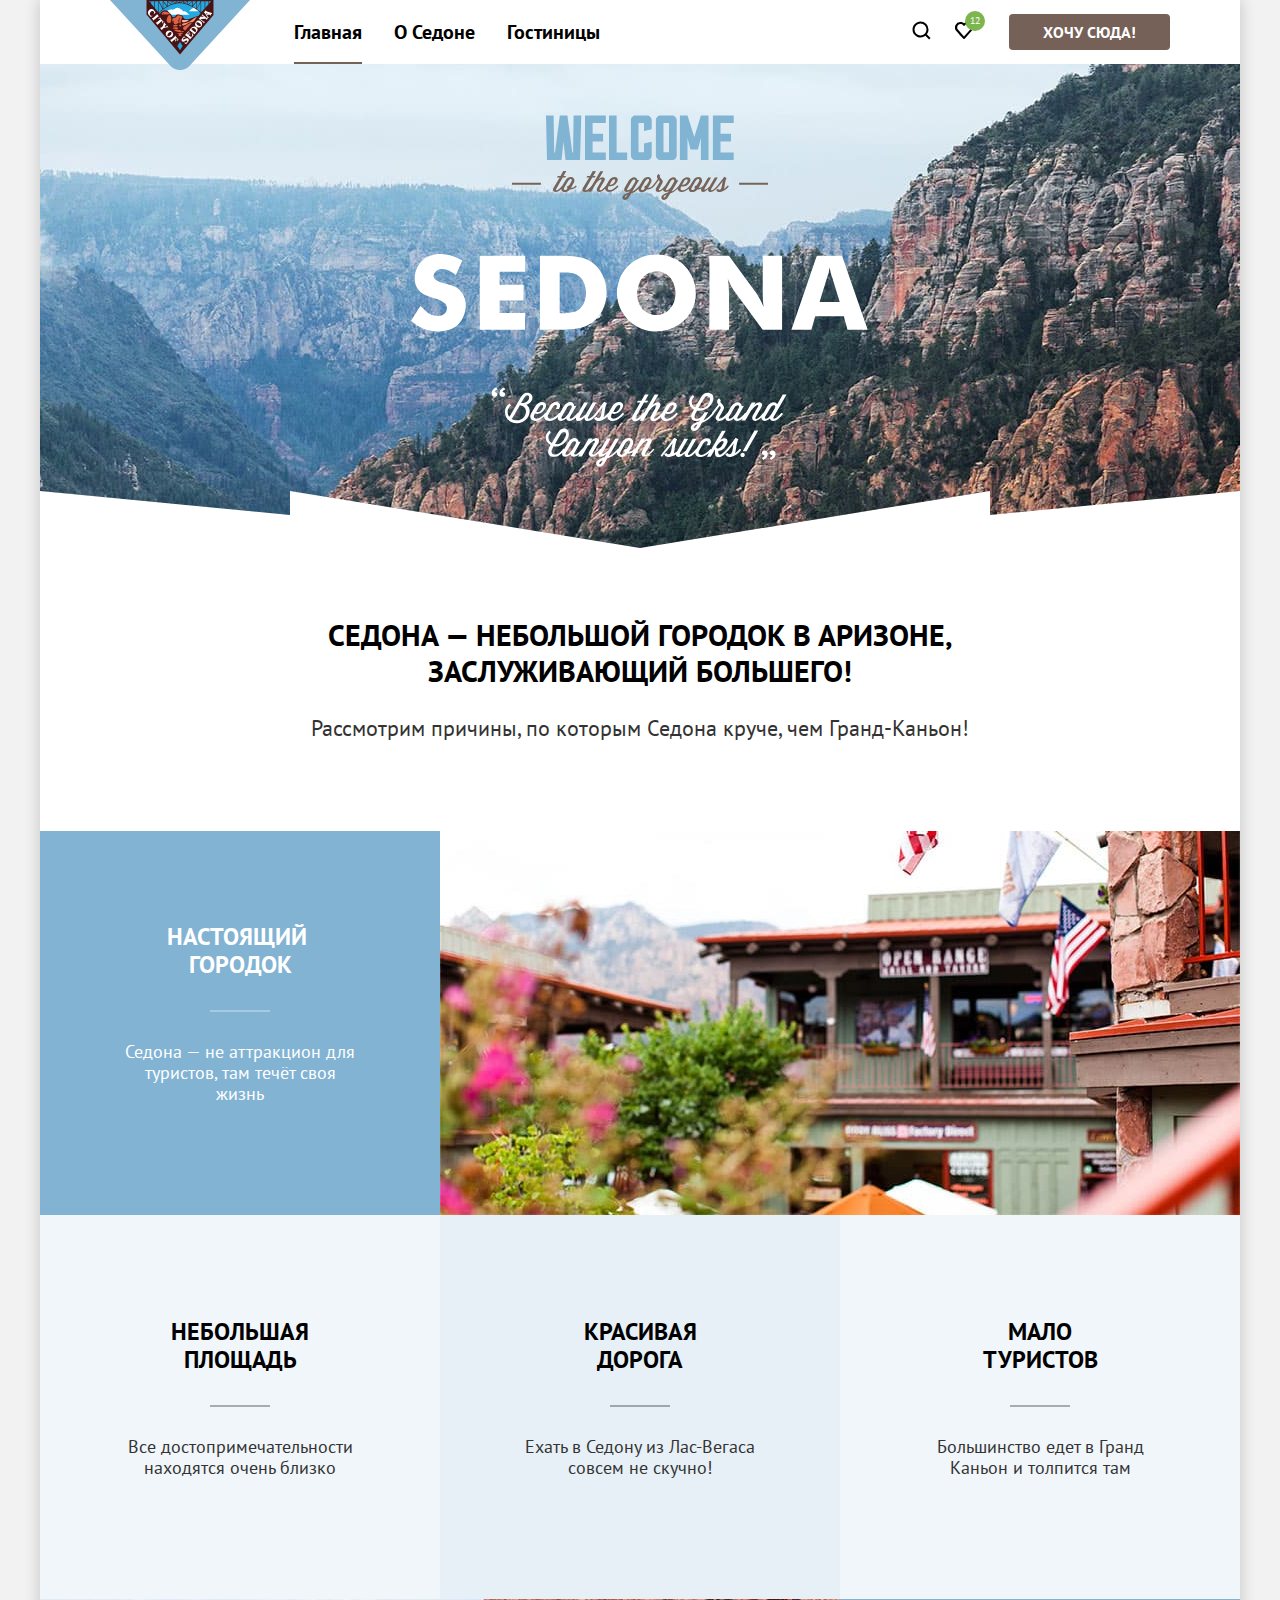
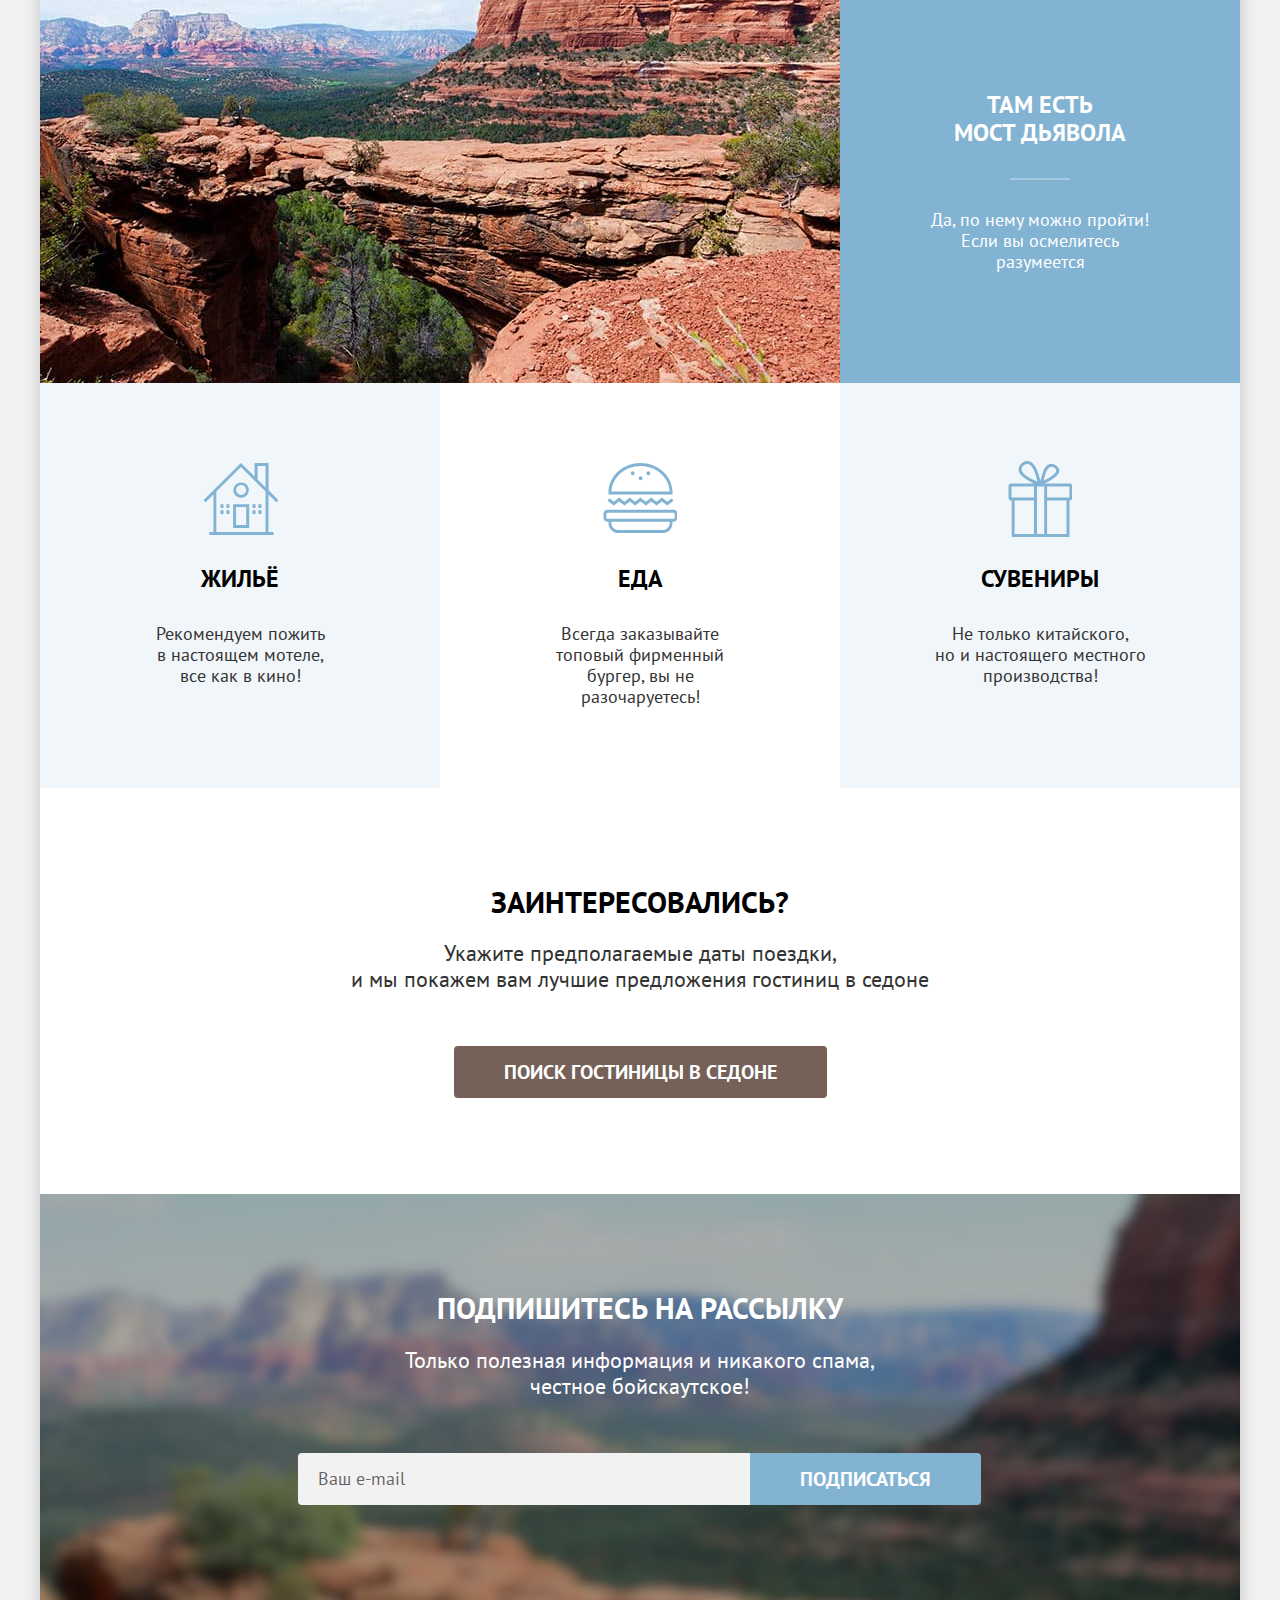
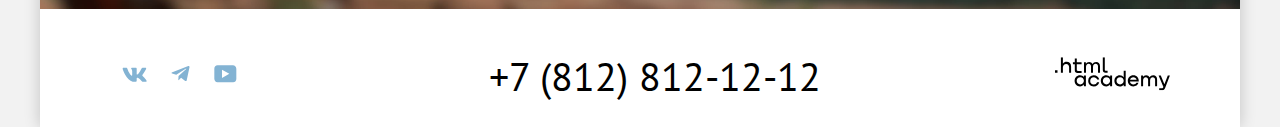
<file: 9/index.html>
<!DOCTYPE html>
<html class="page" lang="ru">
  <head>
    <meta charset="utf-8">
    <title>Седона поиск жилья</title>
    <link rel="icon" type="image/png" sizes="32x32" href="images/favicon.png">
    <link rel="stylesheet" href="style/style.css">
    <base href="https://htmlacademy-htmlcss.github.io/329593-sedona-35/9/">
</head>
  <body class="page-body">
    <div class="centerer-wrapper"><!--Обертка которая центрирует страницу-->
      <header class="main-header"><!--Шапка-->
        <nav class="main-navigation"><!--Навигация-->
          <a class="main-header-logo">
            <img src="images/content/logo-sedona.svg" width="140" height="70" alt="Логотип сайта «Седона».">
          </a>
          <ul class="site-navigation user-agent-style">
            <li class="site-navigation-item">
              <a class="site-navigation-link navigation-link-current">Главная</a>
            </li>
            <li class="site-navigation-item">
              <a class="site-navigation-link" href="#">О Седоне</a>
            </li>
            <li class="site-navigation-item">
              <a class="site-navigation-link" href="hotels.html">Гостиницы</a>
            </li>
          </ul>
          <ul class="user-navigation-list user-agent-style"><!--Пользовательская навигация-->
            <li class="user-navigation-item">
              <a class="user-navigation-link" href="#">
                <svg aria-hidden="true" focusable="false" width="20" height="20" viewBox="0 0 20 20" fill="#000" xmlns="http://www.w3.org/2000/svg"><path d="m19.5 18-3.7-3.67c1-1.3 1.7-2.98 1.7-4.87a8 8 0 0 0-8-7.96c-4.4 0-8 3.68-8 8.06a8 8 0 0 0 12.9 6.26l3.7 3.68 1.4-1.5Zm-10-2.48a6 6 0 0 1-6-5.96 6 6 0 0 1 12 0 6 6 0 0 1-6 5.96Z"/></svg>
                <span class="visually-hidden">Поиск</span>
              </a>
            </li>
            <li class="user-navigation-item">
              <a class="user-navigation-link" href="#">
                <svg aria-hidden="true" focusable="false" width="18" height="17" viewBox="0 0 18 17" fill="#000" xmlns="http://www.w3.org/2000/svg"><path d="M8.9 17a.9.9 0 0 1-.8-.4c-5.4-6.1-6.7-7.5-7-7.9A5.4 5.4 0 0 1 5.5 0C6.8 0 8 .5 9 1.3a5.46 5.46 0 0 1 9 4.1c0 1.3-.5 2.5-1.3 3.4l-7 7.9c-.2.2-.4.3-.8.3Zm-6-9.5c.3.4 3.5 4 6.1 6.9l6.2-7c.5-.5.7-1.2.7-2 0-1.8-1.5-3.3-3.3-3.3-1 0-2 .5-2.7 1.3-.3.3-.6.4-.9.4-.3 0-.6-.2-.8-.4-.7-.8-1.7-1.3-2.7-1.3-1.8 0-3.3 1.5-3.3 3.3-.1.9.3 1.6.7 2.1-.1 0-.1 0 0 0Z"/></svg>
                <span class="number-of-likes">12</span>
                <span class="visually-hidden">Сердечко с колличеством лайков.</span>
              </a>
            </li>
            <li class="user-navigation-item">
              <a class="user-navigation-link-anchor" href="#promo-form-anchor">Хочу сюда!</a>
            </li>
          </ul>
        </nav>
      </header>
      <main class="container-main page-main"><!--Основное содержимое-->
        <h1 class="visually-hidden">Туристический сайт по поиску жилья, Седона</h1>
        <section class="promo"><!--Промо Седоны-->
          <h2 class="visually-hidden">Добро пожаловать в Седону</h2>
          <img class="logo-welcome" src="images/content/promo-welcome.svg" width="458" height="352" alt="Добро пожаловать в Седону.">
        </section>
        <section class="section-reasons"><!--Промо Причины-->
          <h2 class="visually-hidden">Причины посещения Седоны</h2>
          <div class="reasons-container">
            <p class="reasons-description">Седона &#8212; небольшой городок в аризоне,<br> заслуживающий большего!</p>
            <p class="section-reasons-text">Рассмотрим причины, по которым Седона круче, чем Гранд-Каньон!</p>
          </div>
          <ul class="reasons-list user-agent-style"><!--Список причин-->
            <li class="reason-list-item city-photo">
              <div class="reason-first"><!--Первая причина-->
                <h3 class="reasons-list-title">Настоящий&nbsp; городок</h3>
                <span class="reasons-decorative reason-first-decorative"></span>
                <p class="reasons-list-text">Седона &#8212; не аттракцион для туристов, там течёт своя жизнь</p>
              </div>
              <img class="city-photo-img" src="images/content/real-town-reasons.jpg" width="800" height="384" alt="Вид города Седона.">
            </li>
            <li class="reason-list-item">
              <ul class="reasons-continuation user-agent-style"><!--Продолжение причин-->
                <li class="reason-second">
                  <h3 class="reasons-list-title">Небольшая площадь</h3>
                  <span class="reasons-decorative reason-second-decorative"></span>
                  <p class="reasons-list-text">Все достопримечательности находятся очень близко</p>
                </li>
                <li class="reason-third">
                  <h3 class="reasons-list-title">Красивая<br> дорога</h3>
                  <span class="reasons-decorative reason-third-decorative"></span>
                  <p class="reasons-list-text">Ехать в Седону из Лас-Вегаса совсем не скучно!</p>
                </li>
                <li class="reason-fourth">
                  <h3 class="reasons-list-title">Мало<br> туристов</h3>
                  <span class="reasons-decorative reason-fourth-decorative"></span>
                  <p class="reasons-list-text">Большинство едет в Гранд Каньон и толпится там</p>
                </li>
              </ul>
            </li>
            <li class="reason-list-item devils-bridge-canyon"><!--Продолжение причин-->
              <img src="images/content/canyon-reasons.jpg" width="800" height="384" alt="Каньон мост дьявола.">
              <div class="reason-fifth">
                <h3 class="reasons-list-title">Там есть<br> мост дьявола</h3>
                <span class="reasons-decorative reason-fifth-decorative"></span>
                <p class="reasons-list-text">Да, по нему можно пройти! Если вы осмелитесь разумеется</p>
              </div>
            </li>
            <li class="container-advantages"><!--Преимущества-->
              <ul class="advantages-list user-agent-style">
                <li class="advantages-list-item advantages-icon icon-home">
                  <h3 class="advantages-title">Жильё</h3>
                  <p class="advantages-list-text">Рекомендуем пожить<br> в настоящем мотеле,<br> все как в кино!</p>
                </li>
                <li class="advantages-list-item advantages-icon icon-food">
                  <h3 class="advantages-title">Еда</h3>
                  <p class="advantages-list-text">Всегда заказывайте<br> топовый фирменный бургер, вы не разочаруетесь!</p>
                </li>
                <li class="advantages-list-item advantages-icon icon-souvenirs">
                  <h3 class="advantages-title">Сувениры</h3>
                  <p class="advantages-list-text">Не только китайского,<br> но и настоящего местного производства!</p>
                </li>
              </ul>
            </li>
          </ul>
        </section>
        <section class="promo-form"><!--Промо формы-->
          <h2 class="promo-form-title" id="promo-form-anchor">Заинтересовались?</h2>
          <p class="promo-form-lead">Укажите предполагаемые даты поездки,<br> и мы покажем вам лучшие предложения гостиниц в седоне</p>
        <a class="search-btn" href="#">Поиск гостиницы в седоне</a>
        </section>
        <section class="section-newsletter section-newsletter-index"><!--Секция с формой подписки-->
          <h2 class="visually-hidden">Секция с формой подписки</h2>
          <p class="section-newsletter-subtitle">Подпишитесь на рассылку</p>
          <p class="section-newsletter-text">Только полезная информация и никакого спама,<br> честное бойскаутское!</p>
          <form class="newsletter-form" method="post" action="https://echo.htmlacademy.ru">
            <label class="visually-hidden" for="newsletter-field-id">Ваш e-mail.</label>
            <input class="newsletter-field" type="email" name="newsletter-field" id="newsletter-field-id" placeholder="Ваш e-mail" required>
            <button class="btn newsletter-btn" type="submit">Подписаться</button>
          </form>
        </section>
      </main>
      <footer class="main-footer"><!--Подвал-->
        <ul class="footer-social-list user-agent-style"><!--Ссылки на социальные сети-->
          <li class="social-item">
            <a class="social social-vk" href="https://vk.com/htmlacademy">
              <svg aria-hidden="true" focusable="false" width="25" height="15" viewBox="0 0 25 15" fill="#83B3D3" xmlns="http://www.w3.org/2000/svg"><path fill-rule="evenodd" clip-rule="evenodd" d="M24.12 1.8c.16-.54 0-.94-.8-.94H20.7c-.67 0-.98.34-1.15.73 0 0-1.33 3.2-3.22 5.27-.61.6-.9.8-1.23.8-.16 0-.41-.2-.41-.75v-5.1c0-.66-.19-.95-.74-.95H9.82c-.42 0-.67.3-.67.59 0 .62.95.76 1.04 2.51v3.8c0 .83-.15.98-.48.98-.9 0-3.06-3.2-4.34-6.88-.25-.72-.5-1-1.18-1H1.57c-.75 0-.9.34-.9.73 0 .68.89 4.07 4.14 8.55 2.17 3.06 5.23 4.72 8 4.72 1.68 0 1.88-.37 1.88-1v-2.32c0-.74.16-.88.7-.88.38 0 1.05.19 2.6 1.66 1.79 1.75 2.08 2.54 3.08 2.54h2.63c.75 0 1.12-.37.9-1.1-.23-.72-1.08-1.77-2.2-3.02-.62-.71-1.54-1.48-1.82-1.86-.39-.5-.28-.71 0-1.15 0 0 3.2-4.42 3.54-5.93Z"/></svg>
              <span class="visually-hidden">Вконтакте.</span>
            </a>
          </li>
          <li class="social-item">
            <a class="social social-tg" href="https://t.me/htmlacademy">
              <svg aria-hidden="true" focusable="false" width="19" height="16" viewBox="0 0 19 16" fill="#83B3D3" xmlns="http://www.w3.org/2000/svg"><path d="M17.29.1 1.34 6.25c-1.09.43-1.08 1.04-.2 1.31l4.1 1.28 9.47-5.98c.44-.27.85-.12.52.18L7.55 9.96l-.28 4.22c.41 0 .6-.19.83-.41l1.99-1.93 4.13 3.05c.77.42 1.31.2 1.5-.7l2.72-12.8C18.72.27 18-.23 17.29.09Z"/></svg>
              <span class="visually-hidden">Телеграм.</span>
            </a>
          </li>
          <li class="social-item">
            <a class="social social-yt" href="https://www.youtube.com/user/htmlacademyru">
              <svg aria-hidden="true" focusable="false" width="23" height="18" viewBox="0 0 23 18" fill="#83B3D3" xmlns="http://www.w3.org/2000/svg"><path d="M18.94.36H3.51C1.65.36.33 1.95.33 3.76v10.09c0 1.91 1.32 3.5 3.18 3.5h15.65c1.64 0 3.17-1.59 3.17-3.4V3.76c-.22-1.8-1.53-3.4-3.39-3.4ZM7.99 12.89V4.82l7.34 4.04-7.34 4.03Z"/></svg>
              <span class="visually-hidden">Ютуб.</span>
            </a>
          </li>
        </ul>
        <address class="contacts"><!--Контакты-->
          <a class="contacts-phone" href="tel:+78128121212">+7 (812) 812-12-12</a>
        </address>
        <div class="copyright"><!--Копирайт-->
          <a class="link-website" href="https://htmlacademy.ru/">
            <svg aria-hidden="true" focusable="false" width="115" height="34" fill="#000" viewBox="0 0 115 34" xmlns="http://www.w3.org/2000/svg"><g clip-path="url(#a)"><path d="M0 13.26v2.6h2.5v-2.6H0ZM11.6 4.86c-1.6 0-2.8.7-3.6 1.7h-.1V.36h-2v15.5h2v-5.3c0-2.1 1.3-3.6 3.3-3.6 1.8 0 2.9 1.4 2.9 3.2v5.7h2v-6.1c.1-3-1.8-4.9-4.5-4.9ZM26.6 5.16h-4.8v-3.7h-2v3.8h-1.9v2h1.9v6c0 1.7 1 2.7 2.7 2.7h4.1v-2h-3.7c-.7 0-1.1-.4-1.1-1.1v-5.7h4.8v-2ZM41.1 4.96c-1.6 0-2.9.8-3.5 2.1h-.1c-.6-1.2-1.8-2.1-3.4-2.1-1.4 0-2.5.8-3.1 1.8h-.1v-1.6H29v10.6h2v-5.4c0-2 1-3.5 2.6-3.5 1.5 0 2.4 1 2.4 2.6v6.3h2v-5.6c0-2.4 1.4-3.3 2.6-3.3 1.5 0 2.4 1 2.4 2.6v6.3h2v-6.5c.1-2.5-1.4-4.3-3.9-4.3ZM47.8 13.06c0 1.7 1 2.7 2.8 2.7h2v-2h-1.7c-.7 0-1.1-.4-1.1-1.1V.36h-2v12.7ZM28.9 20.06c-.9-1.1-2.2-1.8-3.9-1.8-3.1 0-5.4 2.3-5.4 5.6s2.3 5.6 5.4 5.6c1.8 0 3-.8 3.8-1.9h.1v1.6h2v-10.6h-2v1.5Zm-3.6 7.4c-2.2 0-3.6-1.6-3.6-3.6s1.4-3.6 3.6-3.6 3.6 1.6 3.6 3.6c0 1.9-1.4 3.6-3.6 3.6ZM44.2 22.36c-.5-2.4-2.6-4.1-5.4-4.1a5.4 5.4 0 0 0-5.6 5.6c0 3.1 2.2 5.6 5.6 5.6 2.8 0 4.9-1.8 5.4-4.2h-2.1a3.4 3.4 0 0 1-3.3 2.3c-2.2 0-3.6-1.6-3.6-3.6s1.4-3.6 3.6-3.6c1.6 0 2.8 1 3.3 2.2h2.1v-.2ZM55.1 20.06c-.9-1.1-2.2-1.8-3.9-1.8-3.1 0-5.4 2.3-5.4 5.6s2.3 5.6 5.4 5.6c1.8 0 3-.8 3.8-1.9h.1v1.6h2v-10.6h-2v1.5Zm-3.6 7.4c-2.2 0-3.6-1.6-3.6-3.6s1.4-3.6 3.6-3.6 3.6 1.6 3.6 3.6c0 1.9-1.5 3.6-3.6 3.6ZM68.7 20.16c-.9-1.1-2.2-1.9-3.9-1.9-3.1 0-5.4 2.3-5.4 5.6s2.2 5.6 5.4 5.6c1.7 0 3-.8 3.8-1.8h.1v1.5h2v-15.4h-2v6.4Zm-3.6 7.3c-2.2 0-3.6-1.6-3.6-3.6s1.4-3.6 3.6-3.6 3.6 1.6 3.6 3.6c-.1 2-1.5 3.6-3.6 3.6ZM78.3 18.26c-3.3 0-5.5 2.5-5.5 5.6 0 3 2.1 5.6 5.5 5.6 2.5 0 4.5-1.3 5.2-3.6h-2.1c-.5 1-1.6 1.6-3 1.6-1.9 0-3.3-1.3-3.4-2.9h8.8c.2-3.6-2-6.3-5.5-6.3Zm0 1.9c1.7 0 3 1 3.3 2.6h-6.5c.3-1.5 1.5-2.6 3.2-2.6ZM98.2 18.26c-1.6 0-2.9.8-3.6 2h-.1c-.6-1.2-1.8-2-3.4-2-1.4 0-2.5.7-3.1 1.8v-1.5h-1.9v10.6h2v-5.4c0-2 1-3.4 2.6-3.5 1.5 0 2.4 1 2.4 2.6v6.3h2v-5.6c0-2.4 1.4-3.3 2.6-3.3 1.5 0 2.4 1 2.4 2.6v6.3h2v-6.5c.1-2.6-1.4-4.4-3.9-4.4ZM109.4 27.36l-3.6-8.9h-2.2l4.8 11.6c-.3.9-.7 1.2-1.7 1.2h-2.5v2h2.5c1.8 0 2.8-.8 3.5-2.6l4.7-12.2h-2.1l-3.4 8.9Z"/></g><defs><clipPath id="a"><path transform="translate(0 .36)" d="M0 0h115v33H0z"/></clipPath></defs></svg>
            <span class="visually-hidden">Логотип HTML-ACADEMY перейти на веб-сайт.</span>
          </a>
        </div>
      </footer>
      <div class="modal-container modal-window-close">
        <div class="modal modal-booking">
          <button class="modal-close-button" type="button">
            <svg width="15" height="15" viewBox="0 0 15 15" fill="#000" xmlns="http://www.w3.org/2000/svg"><path d="M15 1.78 13.7.5 7.99 6.2 2.29.5.98 1.8l5.7 5.7L1 13.2l1.3 1.3 5.7-5.7 5.7 5.7 1.3-1.3-5.7-5.7 5.7-5.7Z"/></svg>
            <span class="visually-hidden">Закрыть.</span>
          </button>
          <form class="form-booking" action="https://echo.htmlacademy.ru" method="post">
            <h2 class="form-booking-title">Поиск гостиницы в Седоне</h2>
            <div class="block-date">
              <label class="label-date arrival-date-label" for="arrival-date-field">Дата Заезда:</label>
              <input class="input-date booking-field" type="text" name="arrival-date" id="arrival-date-field" placeholder="27 апреля 2020">
              <button class="calendar" type="button">
                <svg aria-hidden="true" focusable="false" width="17" height="15" viewBox="0 0 17 15" fill="#000" xmlns="http://www.w3.org/2000/svg"><path d="M6.25 10c.3 0 .5-.2.5-.5s-.2-.5-.5-.5-.5.2-.5.5.2.5.5.5Z"/><path d="M15.5 2h-2V0h-1v2h-8V0h-1v2h-2c-.6 0-1 .4-1 1v11c0 .5.4 1 1 1h14c.5 0 1-.5 1-1V3c0-.6-.5-1-1-1Zm0 12h-14V7h14v7Zm-14-8V3h2v2h1V3h8v2h1V3h2v3h-14Z"/><path d="M8.5 10c.3 0 .5-.2.5-.5S8.8 9 8.5 9s-.5.2-.5.5.2.5.5.5ZM10.75 10c.3 0 .5-.2.5-.5s-.2-.5-.5-.5-.5.2-.5.5.2.5.5.5ZM6.25 11c-.3 0-.5.2-.5.5s.2.5.5.5.5-.2.5-.5-.2-.5-.5-.5ZM4 10c.3 0 .5-.2.5-.5S4.3 9 4 9s-.5.2-.5.5.2.5.5.5ZM4 11c-.3 0-.5.2-.5.5s.2.5.5.5.5-.2.5-.5-.2-.5-.5-.5ZM8.5 11c-.3 0-.5.2-.5.5s.2.5.5.5.5-.2.5-.5-.2-.5-.5-.5ZM10.75 11c-.3 0-.5.2-.5.5s.2.5.5.5.5-.2.5-.5-.2-.5-.5-.5ZM13 10c.3 0 .5-.2.5-.5S13.3 9 13 9s-.5.2-.5.5.2.5.5.5ZM13 11c-.3 0-.5.2-.5.5s.2.5.5.5.5-.2.5-.5-.2-.5-.5-.5Z"/></svg>
                <span class="visually-hidden">Открыть календарь.</span>
              </button>
              <span class="arrival-date-tooltip">Мы не можем отправить вас в прошлое.</span>
            </div>
            <div class="block-date">
              <label class="label-date date-of-departure-label" for="departure-date-field">Дата Выезда:</label>
              <input class="input-date booking-field" type="text" name="date-of-departure" id="departure-date-field" placeholder="1 сентября 2023">
              <button class="calendar" type="button">
                <svg aria-hidden="true" focusable="false" width="17" height="15" viewBox="0 0 17 15" fill="#000" xmlns="http://www.w3.org/2000/svg"><path d="M6.25 10c.3 0 .5-.2.5-.5s-.2-.5-.5-.5-.5.2-.5.5.2.5.5.5Z"/><path d="M15.5 2h-2V0h-1v2h-8V0h-1v2h-2c-.6 0-1 .4-1 1v11c0 .5.4 1 1 1h14c.5 0 1-.5 1-1V3c0-.6-.5-1-1-1Zm0 12h-14V7h14v7Zm-14-8V3h2v2h1V3h8v2h1V3h2v3h-14Z"/><path d="M8.5 10c.3 0 .5-.2.5-.5S8.8 9 8.5 9s-.5.2-.5.5.2.5.5.5ZM10.75 10c.3 0 .5-.2.5-.5s-.2-.5-.5-.5-.5.2-.5.5.2.5.5.5ZM6.25 11c-.3 0-.5.2-.5.5s.2.5.5.5.5-.2.5-.5-.2-.5-.5-.5ZM4 10c.3 0 .5-.2.5-.5S4.3 9 4 9s-.5.2-.5.5.2.5.5.5ZM4 11c-.3 0-.5.2-.5.5s.2.5.5.5.5-.2.5-.5-.2-.5-.5-.5ZM8.5 11c-.3 0-.5.2-.5.5s.2.5.5.5.5-.2.5-.5-.2-.5-.5-.5ZM10.75 11c-.3 0-.5.2-.5.5s.2.5.5.5.5-.2.5-.5-.2-.5-.5-.5ZM13 10c.3 0 .5-.2.5-.5S13.3 9 13 9s-.5.2-.5.5.2.5.5.5ZM13 11c-.3 0-.5.2-.5.5s.2.5.5.5.5-.2.5-.5-.2-.5-.5-.5Z"/></svg>
                <span class="visually-hidden">Открыть календарь.</span>
              </button>
              <span class="departure-date-tooltip">На эти даты есть свободные номера. Пока есть.</span>
            </div>
            <div class="form-booking-container-inner">
              <label class="label-number label-adults" for="amount-adults-field">Взрослые:</label>
              <div class="less-more-wrapper">
                <button class="btn-less" type="button">
                  <span class="icon-less-more-wrapper">
                    <svg aria-hidden="true" focusable="false" width="15" height="2" viewBox="0 0 15 2" fill="#756157" fill-opacity=".3" xmlns="http://www.w3.org/2000/svg"><path d="M.5 0v2h14V0H.5Z"/></svg>
                  </span>
                  <span class="visually-hidden">Уменьшить количество взрослых.</span>
                </button>
                <input class="field-adults booking-field" type="number" name="amount-adults" id="amount-adults-field" placeholder="2">
                <button class="btn-more" type="button">
                  <span class="icon-less-more-wrapper">
                    <svg aria-hidden="true" focusable="false" width="15" height="14" viewBox="0 0 15 14" fill="#756157" fill-opacity=".3" xmlns="http://www.w3.org/2000/svg"><path d="M14.5 6h-6V0h-2v6h-6v2h6v6h2V8h6V6Z"/></svg>
                  </span>
                  <span class="visually-hidden">Увеличить количество взрослых.</span>
                </button>
              </div>
              <span class="form-label-icon">
                <label class="label-number label-children" for="amount-child-field">Дети:</label>
              </span>
              <span class="tooltip">
                <button class="tooltip-toggle" type="button" aria-labelledby="tooltip-label-amount">
                  <svg aria-hidden="true" focusable="false" class="tooltip-icon" width="2" height="12" viewBox="0 0 2 12" fill="none" xmlns="http://www.w3.org/2000/svg"><path fill-rule="evenodd" clip-rule="evenodd" d="M0 0h2v2H0V0Zm2 12H0V3h2v9Z" fill="#fff"/></svg>
                </button>
                <span class="tooltip-text" role="tooltip" id="tooltip-label-amount">
                  Укажите количество детей, которые будут с вами, возраст которых от 6 до 18 лет. Дети до 6 лет размещаются бесплатно.
                </span>
              </span>
              <div class="less-more-wrapper less-more-count-child">
                <button class="btn-less" type="button">
                  <span class="icon-less-more-wrapper">
                    <svg aria-hidden="true" focusable="false" width="15" height="2" viewBox="0 0 15 2" fill="#756157" fill-opacity=".3" xmlns="http://www.w3.org/2000/svg"><path d="M.5 0v2h14V0H.5Z"/></svg>
                  </span>
                  <span class="visually-hidden">Уменьшить количество детей.</span>
                </button>
                <input class="field-children booking-field" type="number" name="amount-child" id="amount-child-field" placeholder="2">
                <button class="btn-more" type="button">
                  <span class="icon-less-more-wrapper">
                    <svg aria-hidden="true" focusable="false" width="15" height="14" viewBox="0 0 15 14" fill="#756157" fill-opacity=".3" xmlns="http://www.w3.org/2000/svg"><path d="M14.5 6h-6V0h-2v6h-6v2h6v6h2V8h6V6Z"/></svg>
                  </span>
                  <span class="visually-hidden">Увеличить количество детей.</span>
                </button>
              </div>
            </div>
            <button class="button-find" type="submit">Найти</button>
          </form>
        </div>
      </div>
    </div>
  </body>
</html>
</file>
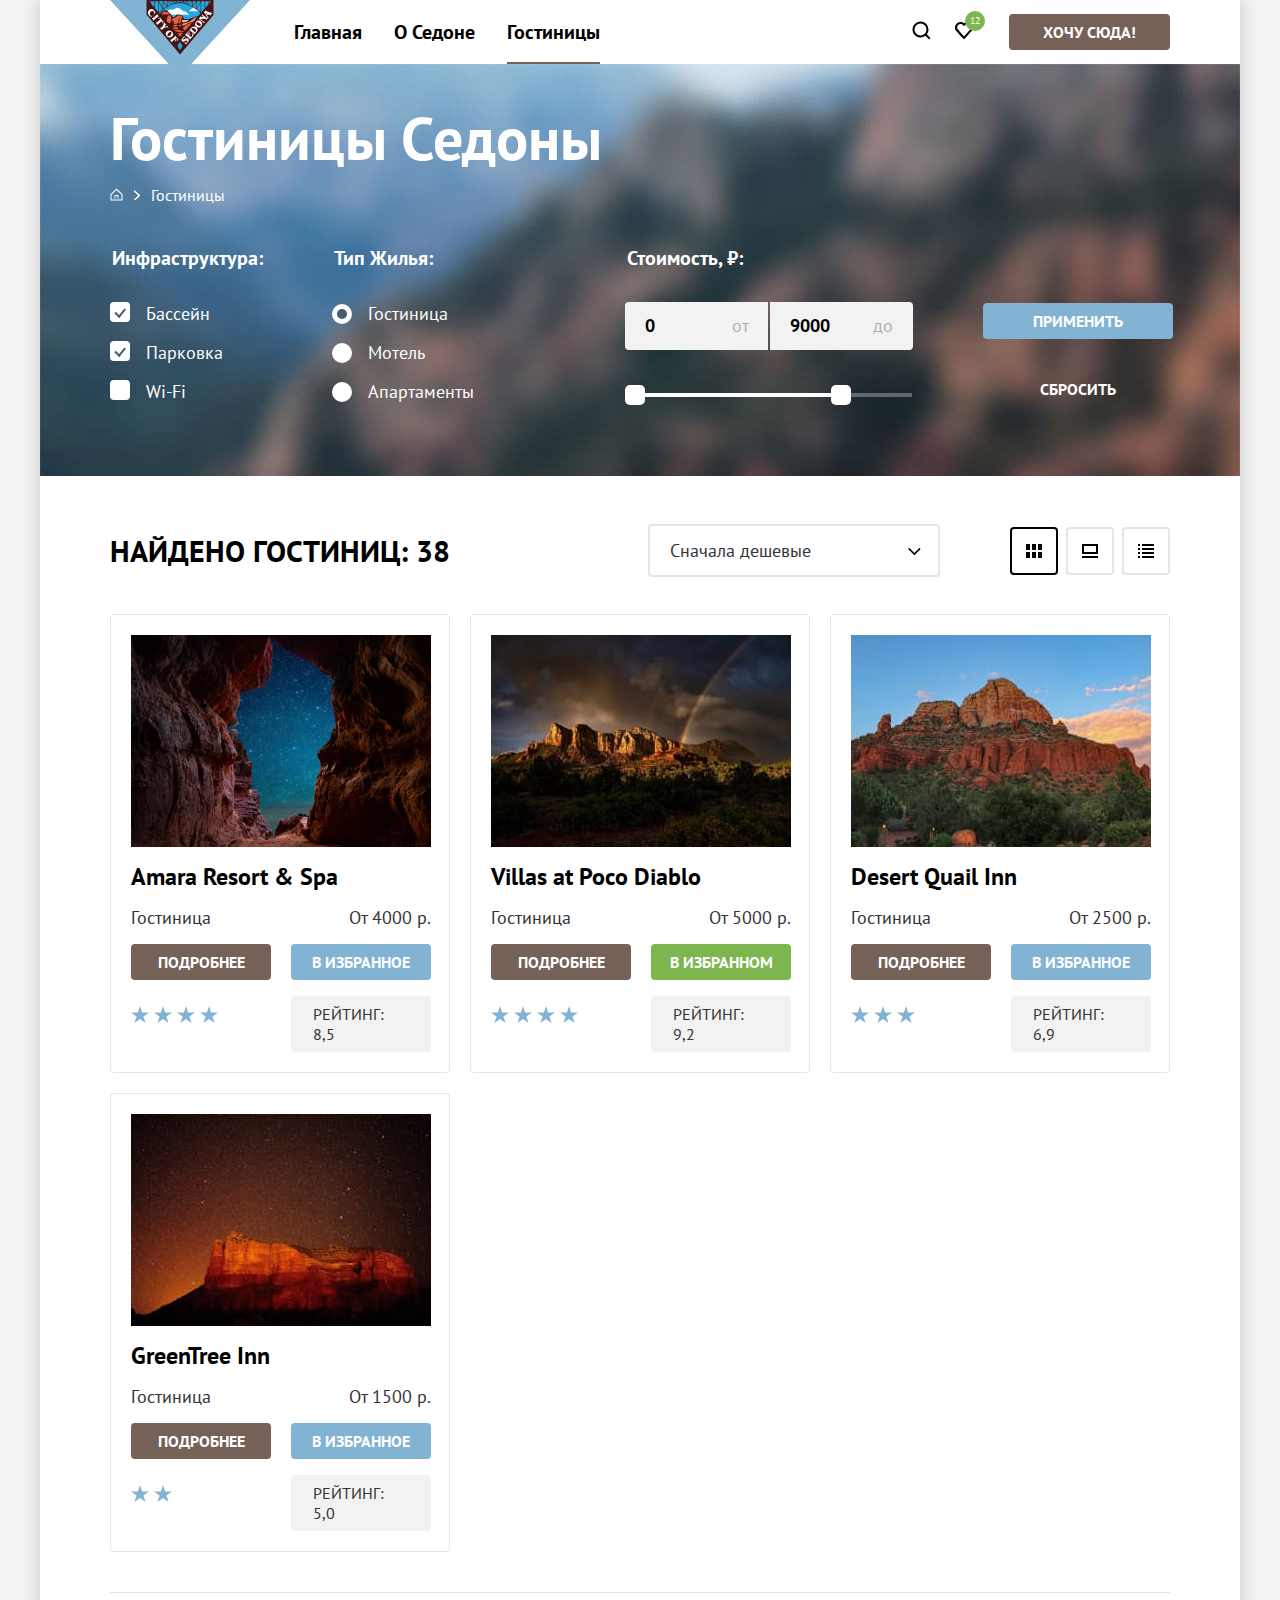
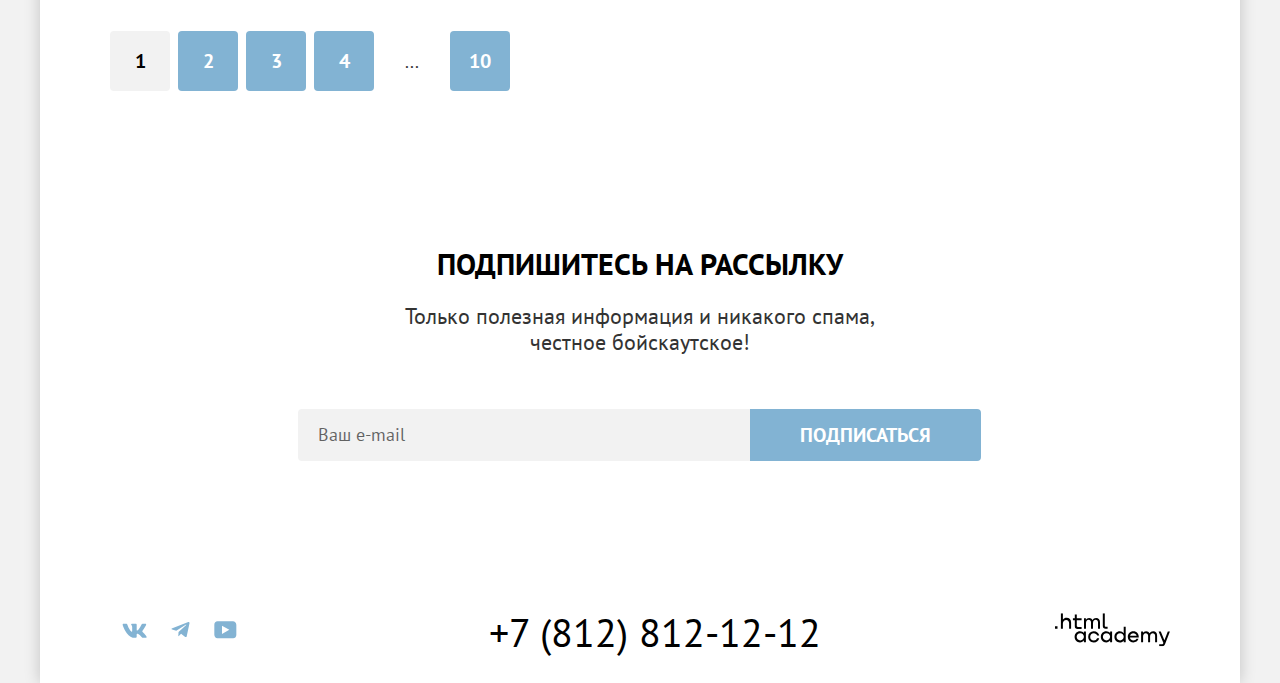
<file: hotels.html>
<!DOCTYPE html>
<html class="page" lang="ru">
  <head>
  <meta charset="utf-8">
    <title>Седона поиск жилья</title>
    <link rel="icon" type="image/png" sizes="32x32" href="images/favicon.png">
    <link rel="stylesheet" href="style/style.css">
  </head>
  <body class="page-body">
    <div class="centerer-wrapper"><!--Обертка которая центрирует страницу-->
      <header class="main-header"><!--Шапка-->
        <nav class="main-navigation"><!--Навигация-->
          <a class="main-header-logo" href="index.html">
            <img src="images/content/logo-sedona.svg" width="140" height="70" alt="Логотип сайта «Седона».">
          </a>
          <ul class="site-navigation user-agent-style">
            <li class="site-navigation-item">
              <a class="site-navigation-link" href="index.html">Главная</a>
            </li>
            <li class="site-navigation-item">
              <a class="site-navigation-link" href="#">О Седоне</a>
            </li>
            <li class="site-navigation-item">
              <a class="site-navigation-link navigation-link-current">Гостиницы</a>
            </li>
          </ul>
          <ul class="user-navigation-list user-agent-style"><!--Пользовательская навигация-->
            <li class="user-navigation-item">
              <a class="user-navigation-link" href="#">
                <svg aria-hidden="true" focusable="false" width="20" height="20" viewBox="0 0 20 20" fill="#000" xmlns="http://www.w3.org/2000/svg"><path d="m19.5 18-3.7-3.67c1-1.3 1.7-2.98 1.7-4.87a8 8 0 0 0-8-7.96c-4.4 0-8 3.68-8 8.06a8 8 0 0 0 12.9 6.26l3.7 3.68 1.4-1.5Zm-10-2.48a6 6 0 0 1-6-5.96 6 6 0 0 1 12 0 6 6 0 0 1-6 5.96Z"/></svg>
                <span class="visually-hidden">Поиск.</span>
              </a>
            </li>
            <li class="user-navigation-item">
              <a class="user-navigation-link" href="#">
                <svg aria-hidden="true" focusable="false" width="18" height="17" viewBox="0 0 18 17" fill="#000" xmlns="http://www.w3.org/2000/svg"><path d="M8.9 17a.9.9 0 0 1-.8-.4c-5.4-6.1-6.7-7.5-7-7.9A5.4 5.4 0 0 1 5.5 0C6.8 0 8 .5 9 1.3a5.46 5.46 0 0 1 9 4.1c0 1.3-.5 2.5-1.3 3.4l-7 7.9c-.2.2-.4.3-.8.3Zm-6-9.5c.3.4 3.5 4 6.1 6.9l6.2-7c.5-.5.7-1.2.7-2 0-1.8-1.5-3.3-3.3-3.3-1 0-2 .5-2.7 1.3-.3.3-.6.4-.9.4-.3 0-.6-.2-.8-.4-.7-.8-1.7-1.3-2.7-1.3-1.8 0-3.3 1.5-3.3 3.3-.1.9.3 1.6.7 2.1-.1 0-.1 0 0 0Z"/></svg>
                <span class="number-of-likes">12</span>
                <span class="visually-hidden">Колличество избранных гостиниц.</span>
              </a>
            </li>
            <li class="user-navigation-item">
              <a class="user-navigation-link-anchor" href="#">Хочу сюда!</a>
            </li>
          </ul>
        </nav>
      </header>
      <main class="container-main page-hotels"><!--Основное содержиое гостиниц-->
        <section class="section-filters-hotels"><!--Оглавление-->
          <div class="section-filters-wrapper">
            <header class="header-filters-hotels"><!--Шапка с хлебными крошками-->
              <h1 class="hotels-filters-title">Гостиницы Седоны</h1>
              <ol class="breadcrumbs user-agent-style">
                <li class="breadcrumbs-item">
                  <a class="breadcrumbs-link breadcrumbs-icon-to-main" href="index.html">
                    <svg aria-hidden="true" focusable="false" width="13" height="13" viewBox="0 0 13 13" fill="#fff" xmlns="http://www.w3.org/2000/svg"><path d="m6.5.5-6 5.8v6.2h12V6.3L6.5.5Zm5 11h-10V6.7l5-4.8 5 4.8v4.8Z"/><path d="M4.5 10.5h1V8h2v2.5h1V7h-4v3.5Z"/></svg>
                    <span class="visually-hidden">На главную страницу.</span>
                  </a>
                </li>
                <li class="breadcrumbs-item">
                  <a class="breadcrumbs-link breadcrumbs-link-current">Гостиницы</a>
                </li>
              </ol>
            </header>
            <form class="form-filter" action="https://echo.htmlacademy.ru" method="get"><!--Форма с фильтрами-->
              <fieldset class="form-fieldset infrastructure"><!--Группа с чекбоксами-->
                <legend class="form-legend">Инфраструктура:</legend>
                <label class="check" for="filter-pool">
                  <input class="visually-hidden input-check" type="checkbox" name="pool" id="filter-pool" checked>
                  <span class="control-check-box check-box-pool"></span>
                  <span class="form-filter-text">Бассейн</span>
                </label>
                <label class="check" for="filter-parking">
                  <input class="visually-hidden input-check" type="checkbox" name="parking" id="filter-parking" checked>
                  <span class="control-check-box check-box-parking"></span>
                  <span class="form-filter-text">Парковка</span>
                </label>
                <label class="check" for="filter-wi-fi">
                  <input class="visually-hidden input-check" type="checkbox" name="wi-fi" id="filter-wi-fi">
                  <span class="control-check-box check-box-wi-fi"></span>
                  <span class="form-filter-text">Wi-Fi</span>
                </label>
              </fieldset>
              <fieldset class="form-fieldset type-of-housing"><!--Группа с радиокнопками, потом переделаю-->
                <legend class="form-legend">Тип Жилья:</legend>
                <label  class="radio" for="filter-hotel">
                  <input class="visually-hidden input-check-radio" type="radio" name="type-of-housing-group" id="filter-hotel" value="hotel" checked>
                  <span class="control-radio-check"></span>
                  <span class="form-filter-text">Гостиница</span>
                </label>
                <label class="radio" for="filter-motel">
                  <input class="visually-hidden input-check-radio" type="radio" name="type-of-housing-group" id="filter-motel" value="motel">
                  <span class="control-radio-check"></span>
                  <span class="form-filter-text">Мотель</span>
                </label>
                <label class="radio" for="filter-apartments">
                  <input class="visually-hidden input-check-radio" type="radio" name="type-of-housing-group" id="filter-apartments" value="apartments">
                  <span class="control-radio-check"></span>
                  <span class="form-filter-text">Апартаменты</span>
                </label>
              </fieldset>
              <fieldset class="form-fieldset price"><!--Фильтр с диапозоном-->
                <legend class="form-legend form-legend-price">Стоимость, ₽:</legend>
                <div class="range-filter">
                  <div class="price-controls">
                    <label class="range-filter-label min-price-label visually-hidden" for="min-price-id">
                      Минимальная стоимость от.
                    </label>
                    <input class="range-filter-field range-filter-min-price" type="number" name="min-price" id="min-price-id" value="0">
                    <label class="visually-hidden range-filter-label max-price-label" for="max-price-id">
                      максимальная стоимость до.
                    </label>
                     <input class="range-filter-field range-filter-max-price" type="number" name="max-price" id="max-price-id" value="9000">
                  </div>
                  <div class="range-controls">
                    <div class="scale" style="left: 0; width: 226px;">
                      <div class="bar"></div>
                      <button class="toggle toggle-min" type="button">
                        <span class="visually-hidden">Уменьшить минимальную стоимость.</span>
                      </button>
                      <button class="toggle toggle-max" type="button">
                        <span class="visually-hidden">Увеличить максимальную стоимость.</span>
                      </button>
                    </div>
                  </div>
                </div>
              </fieldset>
              <div class="form-wrapper-button">
                <button type="submit" class="filter-btn filter-button-apply">Применить</button>
                <button type="reset" class="filter-btn filter-button-reset">Сбросить</button>
              </div>
            </form>
          </div>
        </section>
        <header class="section-sortings"><!--Секция сортировки и с результатом поиска-->
          <h2 class="visually-hidden">Результаты поиска гостиниц.</h2>
          <p class="section-sorting-subtitle">Найдено гостиниц: 38</p>
          <div class="hotel-sorting-wrapper">
            <select class="hotel-sorting" name="hotel-sorting-price" aria-label="Сортировка гостиниц по ценовой категорий">
              <option class="drop-down-list" value="cheap-first" selected>Сначала дешевые</option>
              <option class="drop-down-list" value="expensive-first">Сначала дорогие</option>
              <option class="drop-down-list" value="most-populars">Самые популярные</option>
            </select>
          </div>
          <ul class="card-display user-agent-style">
            <li class="card-display-item">
              <a class="card-button card-button-current" href="#">
                <svg aria-hidden="true" focusable="false" width="16" height="14" viewBox="0 0 16 14" fill="none" xmlns="http://www.w3.org/2000/svg"><path d="M4 0H0v6h4V0ZM16 0h-4v6h4V0ZM10 0H6v6h4V0ZM4 8H0v6h4V8ZM16 8h-4v6h4V8ZM10 8H6v6h4V8Z" fill="#000"/></svg>
                <span class="visually-hidden">Показать карточки гостиниц.</span>
              </a>
            </li>
            <li class="card-display-item">
              <a class="card-button" href="#">
                <svg aria-hidden="true" focusable="false"  width="16" height="14" viewBox="0 0 16 14" fill="none" xmlns="http://www.w3.org/2000/svg"><path d="M16 12H0v2h16v-2ZM14 2v6H2V2h12Zm2-2H0v10h16V0Z" fill="#000"/></svg>
                <span class="visually-hidden">Показать слайд гостиниц.</span>
              </a>
            </li>
            <li class="card-display-item">
              <a class="card-button" href="#">
                <svg aria-hidden="true" focusable="false" width="16" height="14" viewBox="0 0 16 14" fill="none" xmlns="http://www.w3.org/2000/svg"><path d="M2 0H0v2h2V0ZM16 0H4v2h12V0ZM2 4H0v2h2V4ZM16 4H4v2h12V4ZM2 8H0v2h2V8ZM16 8H4v2h12V8ZM2 12H0v2h2v-2ZM16 12H4v2h12v-2Z" fill="#000"/></svg>
                <span class="visually-hidden">Показать список гостиниц.</span>
              </a>
            </li>
          </ul>
        </header>
        <section class="section-hotels"><!--Список Отелей-->
          <h2 class="visually-hidden">Список гостиниц.</h2>
          <ul class="list-of-hotels user-agent-style">
            <li class="hotels-block">
              <h3 class="hotels-block-title"><a class="hotel-info-title" href="#">Amara Resort & Spa</a></h3>
              <img class="hotels-cards-img" src="images/content/amara-resort-spa.jpg" width="300" height="212" alt="Потрясающий вид из пещеры на синее звездное небо.">
              <p class="list-of-hotels-lead">Гостиница</p>
              <p class="list-of-hotels-lead">От 4000 р.</p>
              <a class="list-of-hotels-link hotels-link-more" href="#">
                <span class="visually-hidden">Узнать больше о гостинице Amara Resort & Spa.</span>
                Подробнее
              </a>
              <button type="button" class="list-of-hotels-link hotels-link-to-favorites">
                В избранное
              </button>
              <div class="stars four-stars">
                <span class="icon-stars"></span>
                <span class="icon-stars"></span>
                <span class="icon-stars"></span>
                <span class="icon-stars"></span>
              </div>
              <div class="rating">Рейтинг: 8,5</div>
            </li>
            <li class="hotels-block">
              <h3 class="hotels-block-title"><a class="hotel-info-title" href="#">Villas at Poco Diablo</a></h3>
              <img class="hotels-cards-img" src="images/content/villas-at-poco-diablo.jpg" width="300" height="212" alt="Каньоны на фоне облачного небо и изумительной радуги.">
              <p class="list-of-hotels-lead">Гостиница</p>
              <p class="list-of-hotels-lead">От 5000 р.</p>
              <a class="list-of-hotels-link hotels-link-more" href="#">
                <span class="visually-hidden">Узнать больше о гостинице Villas at Poco Diablo.</span>
                Подробнее
              </a>
              <button type="button" class="list-of-hotels-link to-favorites hotels-link-in-favorites">В избранном</button>
              <div class="stars four-stars">
                <span class="icon-stars"></span>
                <span class="icon-stars"></span>
                <span class="icon-stars"></span>
                <span class="icon-stars"></span>
              </div>
              <div class="rating">Рейтинг: 9,2</div>
            </li>
            <li class="hotels-block">
              <h3 class="hotels-block-title"><a class="hotel-info-title" href="#">Desert Quail Inn</a></h3>
              <img class="hotels-cards-img" src="images/content/desert-quail-inn.jpg" width="300" height="212" alt="Вид на коньон в дневном свете, с зеленой растительностью.">
              <p class="list-of-hotels-lead">Гостиница</p>
              <p class="list-of-hotels-lead">От 2500 р.</p>
              <a class="list-of-hotels-link hotels-link-more" href="#">
                <span class="visually-hidden">Узнать больше о гостинице Desert Quail Inn.</span>
                Подробнее
              </a>
              <button type="button" class="list-of-hotels-link hotels-link-to-favorites">
                В избранное
              </button>
              <div class="stars three-stars">
                <span class="icon-stars"></span>
                <span class="icon-stars"></span>
                <span class="icon-stars"></span>
              </div>
              <div class="rating">Рейтинг: 6,9</div>
            </li>
            <li class="hotels-block">
              <h3 class="hotels-block-title"><a class="hotel-info-title" href="#">GreenTree Inn</a></h3>
              <img class="hotels-cards-img" src="images/content/green-tree-inn.jpg" width="300" height="212" alt="Красивый вид на ночное небо, с горящими звездами, на фоне одинокого каньона.">
              <p class="list-of-hotels-lead">Гостиница</p>
              <p class="list-of-hotels-lead">От 1500 р.</p>
              <a class="list-of-hotels-link hotels-link-more" href="#">
                <span class="visually-hidden">Узнать больше о гостинице GreenTree Inn.</span>
                Подробнее
              </a>
              <button type="button" class="list-of-hotels-link hotels-link-to-favorites">
                В избранное
              </button>
              <div class="stars three-stars">
                <span class="icon-stars"></span>
                <span class="icon-stars"></span>
              </div>
              <div class="rating">Рейтинг: 5,0</div>
            </li>
          </ul>
          <ul class="pagination-list user-agent-style"><!--Список Пагинация-->
            <li class="pagination-item">
              <a class="pagination-link pagination-link-current">1</a>
            </li>
            <li class="pagination-item">
              <a class="pagination-link" href="#">2</a>
            </li>
            <li class="pagination-item">
              <a class="pagination-link" href="#">3</a>
            </li>
            <li class="pagination-item">
              <a class="pagination-link" href="#">4</a>
            </li>
            <li class="pagination-item">...</li>
            <li class="pagination-item">
              <a class="pagination-link" href="#">10</a>
            </li>
          </ul>
        </section>
        <section class="section-newsletter section-newsletter-hotels"><!--Секция с формой подписки-->
          <h2 class="visually-hidden">Секция с формой подписки.</h2>
          <p class="section-newsletter-hotels-subtitle">Подпишитесь на рассылку</p>
          <p class="section-newsletter-hotels-text">Только полезная информация и никакого спама,<br> честное бойскаутское!</p>
          <form class="newsletter-form" method="post" action="https://echo.htmlacademy.ru">
            <label class="visually-hidden" for="newsletter-field-id">Ваш e-mail.</label>
            <input class="newsletter-field" type="email" name="newsletter-field" id="newsletter-field-id" placeholder="Ваш e-mail" required>
            <button class="btn newsletter-btn" type="submit">Подписаться</button>
          </form>
        </section>
      </main>
      <footer class="main-footer"><!--Подвал-->
        <ul class="footer-social-list user-agent-style"><!--Ссылки на социальные сети-->
          <li class="social-item">
            <a class="social social-vk" href="https://vk.com/htmlacademy">
              <svg aria-hidden="true" focusable="false" width="25" height="15" viewBox="0 0 25 15" fill="#83B3D3" xmlns="http://www.w3.org/2000/svg"><path fill-rule="evenodd" clip-rule="evenodd" d="M24.12 1.8c.16-.54 0-.94-.8-.94H20.7c-.67 0-.98.34-1.15.73 0 0-1.33 3.2-3.22 5.27-.61.6-.9.8-1.23.8-.16 0-.41-.2-.41-.75v-5.1c0-.66-.19-.95-.74-.95H9.82c-.42 0-.67.3-.67.59 0 .62.95.76 1.04 2.51v3.8c0 .83-.15.98-.48.98-.9 0-3.06-3.2-4.34-6.88-.25-.72-.5-1-1.18-1H1.57c-.75 0-.9.34-.9.73 0 .68.89 4.07 4.14 8.55 2.17 3.06 5.23 4.72 8 4.72 1.68 0 1.88-.37 1.88-1v-2.32c0-.74.16-.88.7-.88.38 0 1.05.19 2.6 1.66 1.79 1.75 2.08 2.54 3.08 2.54h2.63c.75 0 1.12-.37.9-1.1-.23-.72-1.08-1.77-2.2-3.02-.62-.71-1.54-1.48-1.82-1.86-.39-.5-.28-.71 0-1.15 0 0 3.2-4.42 3.54-5.93Z"/></svg>
              <span class="visually-hidden">Вконтакте.</span>
            </a>
          </li>
          <li class="social-item">
            <a class="social social-tg" href="https://t.me/htmlacademy">
              <svg aria-hidden="true" focusable="false" width="19" height="16" viewBox="0 0 19 16" fill="#83B3D3" xmlns="http://www.w3.org/2000/svg"><path d="M17.29.1 1.34 6.25c-1.09.43-1.08 1.04-.2 1.31l4.1 1.28 9.47-5.98c.44-.27.85-.12.52.18L7.55 9.96l-.28 4.22c.41 0 .6-.19.83-.41l1.99-1.93 4.13 3.05c.77.42 1.31.2 1.5-.7l2.72-12.8C18.72.27 18-.23 17.29.09Z"/></svg>
              <span class="visually-hidden">Телеграм.</span>
            </a>
          </li>
          <li class="social-item">
            <a class="social social-yt" href="https://www.youtube.com/user/htmlacademyru">
              <svg aria-hidden="true" focusable="false" width="23" height="18" viewBox="0 0 23 18" fill="#83B3D3" xmlns="http://www.w3.org/2000/svg"><path d="M18.94.36H3.51C1.65.36.33 1.95.33 3.76v10.09c0 1.91 1.32 3.5 3.18 3.5h15.65c1.64 0 3.17-1.59 3.17-3.4V3.76c-.22-1.8-1.53-3.4-3.39-3.4ZM7.99 12.89V4.82l7.34 4.04-7.34 4.03Z"/></svg>
              <span class="visually-hidden">Ютуб.</span>
            </a>
          </li>
        </ul>
        <address class="contacts">
          <a class="contacts-phone" href="tel:+78128121212">+7 (812) 812-12-12</a>
        </address>
        <div class="copyright"><!--Копирайт-->
          <a class="link-website" href="https://htmlacademy.ru/">
            <svg aria-hidden="true" focusable="false" width="115" height="34" viewBox="0 0 115 34" fill="#000" xmlns="http://www.w3.org/2000/svg"><g clip-path="url(#a)"><path d="M0 13.26v2.6h2.5v-2.6H0ZM11.6 4.86c-1.6 0-2.8.7-3.6 1.7h-.1V.36h-2v15.5h2v-5.3c0-2.1 1.3-3.6 3.3-3.6 1.8 0 2.9 1.4 2.9 3.2v5.7h2v-6.1c.1-3-1.8-4.9-4.5-4.9ZM26.6 5.16h-4.8v-3.7h-2v3.8h-1.9v2h1.9v6c0 1.7 1 2.7 2.7 2.7h4.1v-2h-3.7c-.7 0-1.1-.4-1.1-1.1v-5.7h4.8v-2ZM41.1 4.96c-1.6 0-2.9.8-3.5 2.1h-.1c-.6-1.2-1.8-2.1-3.4-2.1-1.4 0-2.5.8-3.1 1.8h-.1v-1.6H29v10.6h2v-5.4c0-2 1-3.5 2.6-3.5 1.5 0 2.4 1 2.4 2.6v6.3h2v-5.6c0-2.4 1.4-3.3 2.6-3.3 1.5 0 2.4 1 2.4 2.6v6.3h2v-6.5c.1-2.5-1.4-4.3-3.9-4.3ZM47.8 13.06c0 1.7 1 2.7 2.8 2.7h2v-2h-1.7c-.7 0-1.1-.4-1.1-1.1V.36h-2v12.7ZM28.9 20.06c-.9-1.1-2.2-1.8-3.9-1.8-3.1 0-5.4 2.3-5.4 5.6s2.3 5.6 5.4 5.6c1.8 0 3-.8 3.8-1.9h.1v1.6h2v-10.6h-2v1.5Zm-3.6 7.4c-2.2 0-3.6-1.6-3.6-3.6s1.4-3.6 3.6-3.6 3.6 1.6 3.6 3.6c0 1.9-1.4 3.6-3.6 3.6ZM44.2 22.36c-.5-2.4-2.6-4.1-5.4-4.1a5.4 5.4 0 0 0-5.6 5.6c0 3.1 2.2 5.6 5.6 5.6 2.8 0 4.9-1.8 5.4-4.2h-2.1a3.4 3.4 0 0 1-3.3 2.3c-2.2 0-3.6-1.6-3.6-3.6s1.4-3.6 3.6-3.6c1.6 0 2.8 1 3.3 2.2h2.1v-.2ZM55.1 20.06c-.9-1.1-2.2-1.8-3.9-1.8-3.1 0-5.4 2.3-5.4 5.6s2.3 5.6 5.4 5.6c1.8 0 3-.8 3.8-1.9h.1v1.6h2v-10.6h-2v1.5Zm-3.6 7.4c-2.2 0-3.6-1.6-3.6-3.6s1.4-3.6 3.6-3.6 3.6 1.6 3.6 3.6c0 1.9-1.5 3.6-3.6 3.6ZM68.7 20.16c-.9-1.1-2.2-1.9-3.9-1.9-3.1 0-5.4 2.3-5.4 5.6s2.2 5.6 5.4 5.6c1.7 0 3-.8 3.8-1.8h.1v1.5h2v-15.4h-2v6.4Zm-3.6 7.3c-2.2 0-3.6-1.6-3.6-3.6s1.4-3.6 3.6-3.6 3.6 1.6 3.6 3.6c-.1 2-1.5 3.6-3.6 3.6ZM78.3 18.26c-3.3 0-5.5 2.5-5.5 5.6 0 3 2.1 5.6 5.5 5.6 2.5 0 4.5-1.3 5.2-3.6h-2.1c-.5 1-1.6 1.6-3 1.6-1.9 0-3.3-1.3-3.4-2.9h8.8c.2-3.6-2-6.3-5.5-6.3Zm0 1.9c1.7 0 3 1 3.3 2.6h-6.5c.3-1.5 1.5-2.6 3.2-2.6ZM98.2 18.26c-1.6 0-2.9.8-3.6 2h-.1c-.6-1.2-1.8-2-3.4-2-1.4 0-2.5.7-3.1 1.8v-1.5h-1.9v10.6h2v-5.4c0-2 1-3.4 2.6-3.5 1.5 0 2.4 1 2.4 2.6v6.3h2v-5.6c0-2.4 1.4-3.3 2.6-3.3 1.5 0 2.4 1 2.4 2.6v6.3h2v-6.5c.1-2.6-1.4-4.4-3.9-4.4ZM109.4 27.36l-3.6-8.9h-2.2l4.8 11.6c-.3.9-.7 1.2-1.7 1.2h-2.5v2h2.5c1.8 0 2.8-.8 3.5-2.6l4.7-12.2h-2.1l-3.4 8.9Z"/></g><defs><clipPath id="a"><path fill="#fff" transform="translate(0 .36)" d="M0 0h115v33H0z"/></clipPath></defs></svg>
            <span class="visually-hidden">Логотип HTML-ACADEMY перейти на веб-сайт.</span>
          </a>
        </div>
      </footer>
    </div>
  </body>
</html>
</file>
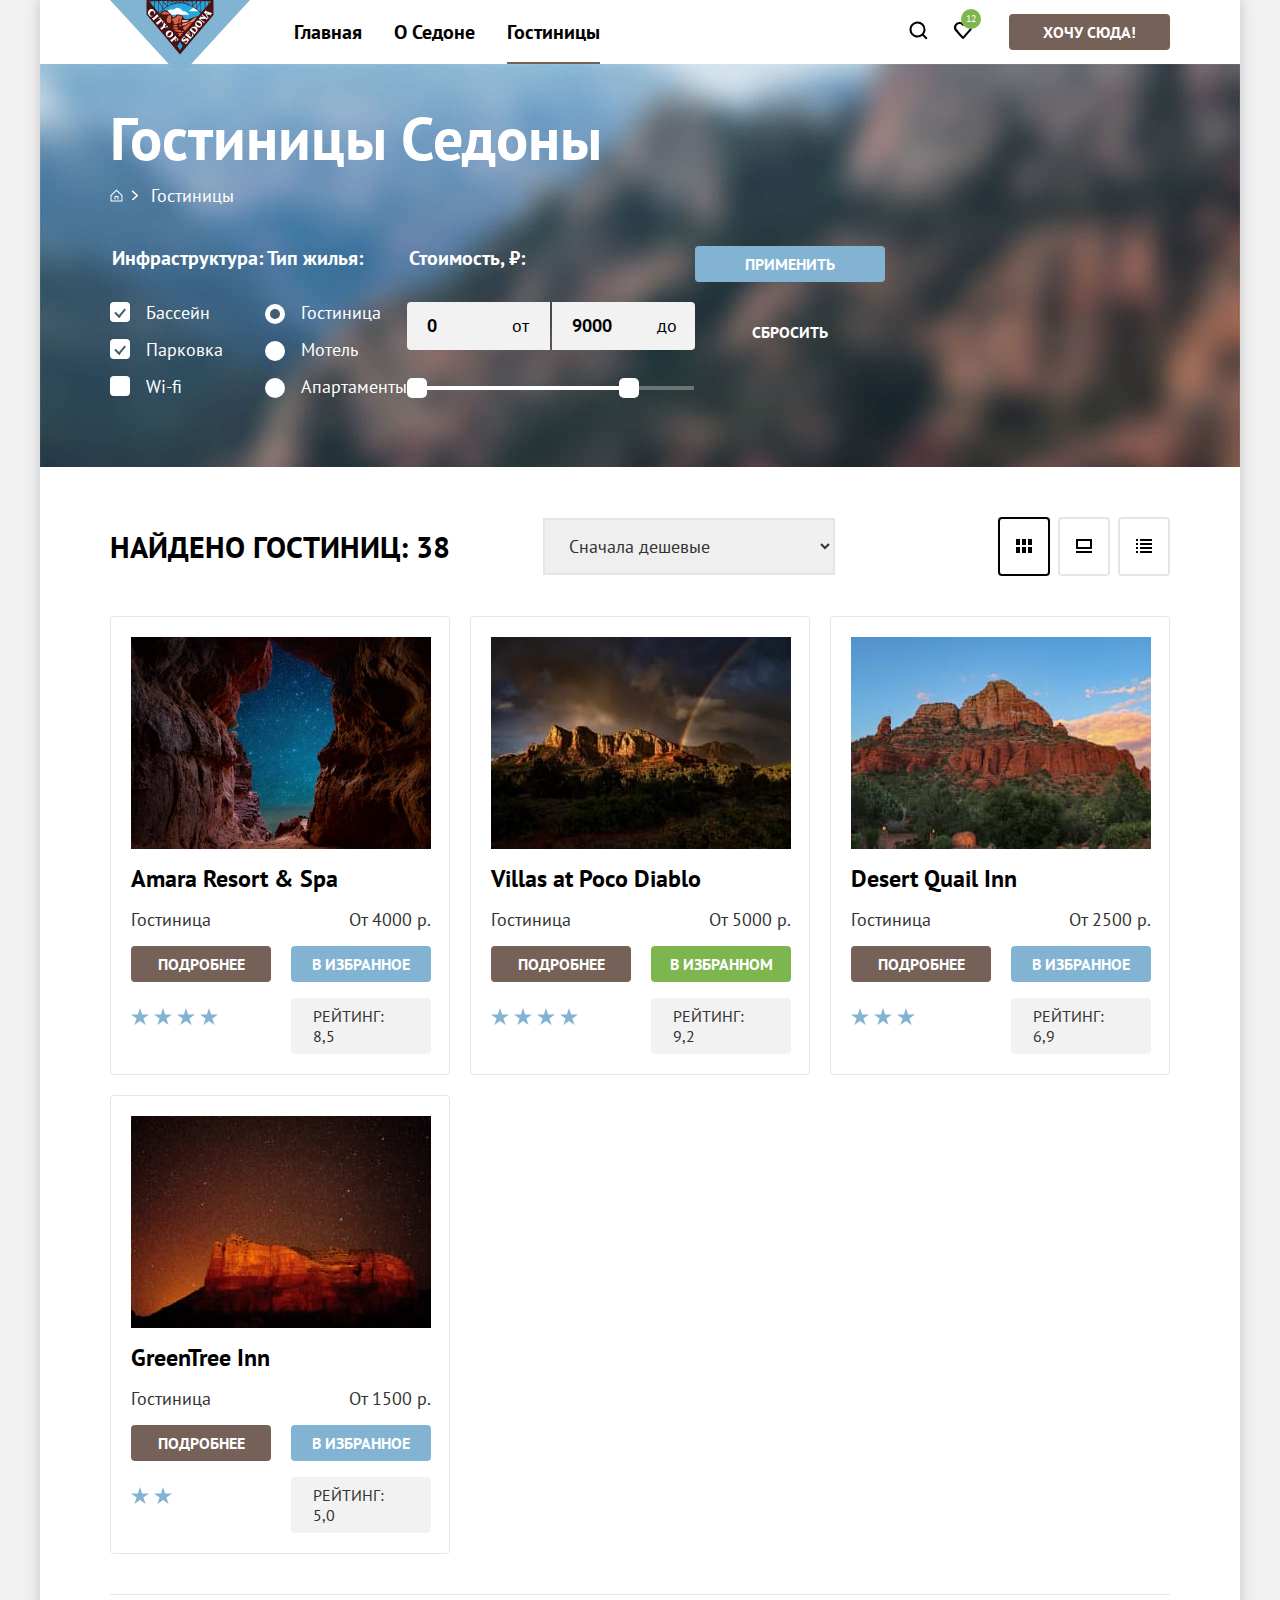
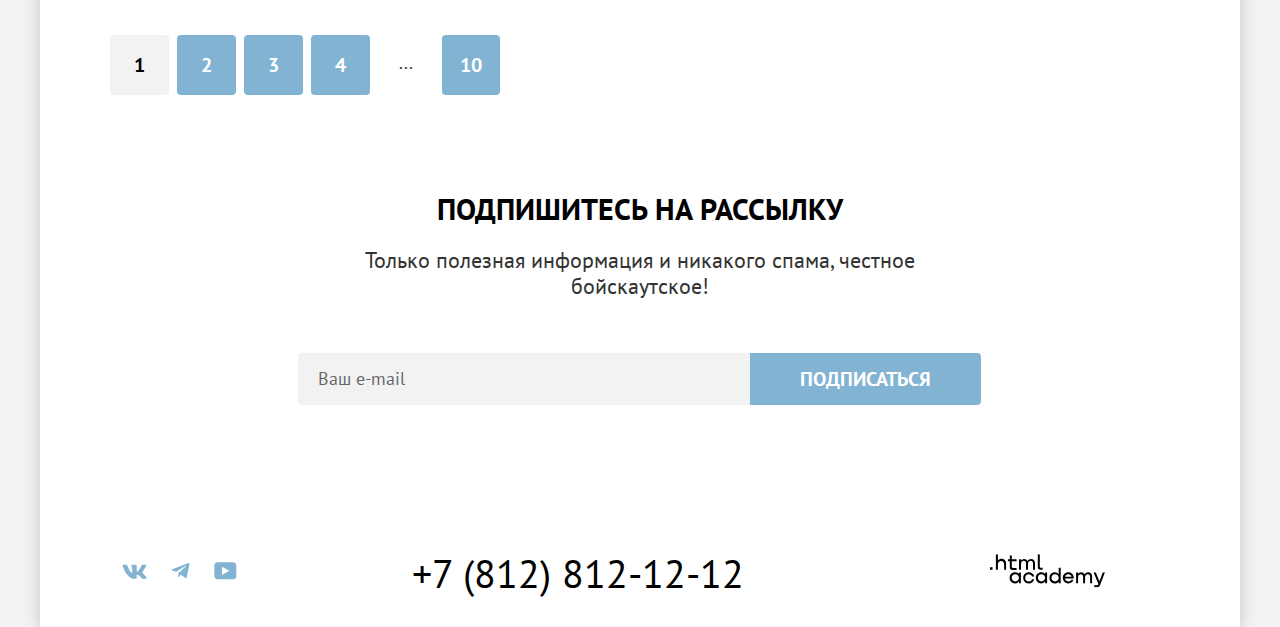
<file: 7/hotels.html>
<!DOCTYPE html>
<html class="page" lang="ru">
  <head>
  <meta charset="utf-8">
    <title>Седона поиск жилья</title>
    <link rel="stylesheet" href="style/style.css">
    <base href="https://htmlacademy-htmlcss.github.io/329593-sedona-35/7/">
</head>
  <body class="page-body">
    <div class="centerer-wrapper"><!--Обертка которая центрирует страницу-->
      <header class="main-header"><!--Шапка-->
        <nav class="main-navigation"><!--Навигация-->
          <a class="main-header-logo" href="index.html">
            <img src="images/content/logo-sedona.svg" width="140" height="70" alt="Логотип сайта «Седона.»">
          </a>
          <ul class="site-navigation user-agent-style">
            <li class="site-navigation-item">
              <a class="site-navigation-link" href="index.html">Главная</a>
            </li>
            <li class="site-navigation-item">
              <a class="site-navigation-link" href="#">О Седоне</a>
            </li>
            <li class="site-navigation-item">
              <a class="site-navigation-link navigation-link-current">Гостиницы</a>
            </li>
          </ul>
          <ul class="user-navigation-list user-agent-style"><!--Пользовательская навигация-->
            <li class="user-navigation-item">
              <a class="user-navigation-link" href="#">
                <svg aria-hidden="true" focusable="false" width="20" height="20" viewBox="0 0 20 20" fill="#000" xmlns="http://www.w3.org/2000/svg"><path d="m19.5 18-3.7-3.67c1-1.3 1.7-2.98 1.7-4.87a8 8 0 0 0-8-7.96c-4.4 0-8 3.68-8 8.06a8 8 0 0 0 12.9 6.26l3.7 3.68 1.4-1.5Zm-10-2.48a6 6 0 0 1-6-5.96 6 6 0 0 1 12 0 6 6 0 0 1-6 5.96Z"/></svg>
                <span class="visually-hidden">Поиск</span>
              </a>
            </li>
            <li class="user-navigation-item">
              <a class="user-navigation-link" href="#">
                <svg aria-hidden="true" focusable="false" width="18" height="17" viewBox="0 0 18 17" fill="#000" xmlns="http://www.w3.org/2000/svg"><path d="M8.9 17a.9.9 0 0 1-.8-.4c-5.4-6.1-6.7-7.5-7-7.9A5.4 5.4 0 0 1 5.5 0C6.8 0 8 .5 9 1.3a5.46 5.46 0 0 1 9 4.1c0 1.3-.5 2.5-1.3 3.4l-7 7.9c-.2.2-.4.3-.8.3Zm-6-9.5c.3.4 3.5 4 6.1 6.9l6.2-7c.5-.5.7-1.2.7-2 0-1.8-1.5-3.3-3.3-3.3-1 0-2 .5-2.7 1.3-.3.3-.6.4-.9.4-.3 0-.6-.2-.8-.4-.7-.8-1.7-1.3-2.7-1.3-1.8 0-3.3 1.5-3.3 3.3-.1.9.3 1.6.7 2.1-.1 0-.1 0 0 0Z"/></svg>
                <span class="number-of-likes">12</span>
                <span class="visually-hidden">Сердечко с колличеством лайков.</span>
              </a>
            </li>
            <li class="user-navigation-item">
              <a class="user-navigation-link-anchor" href="#">Хочу сюда!</a>
            </li>
          </ul>
        </nav>
      </header>
      <main class="container-main page-hotels"><!--Основное содержиое гостиниц-->
        <section class="section-filters-hotels"><!--Оглавление-->
          <div class="section-filters-wrapper">
            <header class="header-filters-hotels"><!--Шапка с хлебными крошками-->
              <h1 class="hotels-filters-title">Гостиницы Седоны</h1>
              <ol class="breadcrumbs user-agent-style">
                <li class="breadcrumbs-item">
                  <a class="breadcrumbs-link breadcrumbs-icon-to-main" href="index.html">
                    <svg aria-hidden="true" focusable="false" width="13" height="13" viewBox="0 0 13 13" fill="none" xmlns="http://www.w3.org/2000/svg"><path d="m6.5.5-6 5.8v6.2h12V6.3L6.5.5Zm5 11h-10V6.7l5-4.8 5 4.8v4.8Z" fill="#fff"/><path d="M4.5 10.5h1V8h2v2.5h1V7h-4v3.5Z" fill="#fff"/></svg>
                    <span class="visually-hidden">На главную страницу</span>
                  </a>
                </li>
                <li class="breadcrumbs-item">
                  <a class="breadcrumbs-link breadcrumbs-link-current">Гостиницы</a>
                </li>
              </ol>
            </header>
            <form class="form-filter" action="https://echo.htmlacademy.ru" method="get"><!--Форма с фильтрами-->
              <fieldset class="form-fieldset infrastructure"><!--Группа с чекбоксами-->
                <legend class="form-legend">Инфраструктура:</legend>
                <label class="check option check-on" for="filter-pool">
                  <input class="visually-hidden input-check" type="checkbox" name="pool" id="filter-pool" checked>
                  <span class="control-check-box check-box-pool"></span>
                  <span class="form-filter-text">Бассейн</span>
                </label>
                <label class="check option check-on" for="filter-parking">
                  <input class="visually-hidden input-check" type="checkbox" name="parking" id="filter-parking" checked>
                  <span class="control-check-box check-box-parking"></span>
                  <span class="form-filter-text">Парковка</span>
                </label>
                <label class="check option check-off" for="filter-wi-fi">
                  <input class="visually-hidden input-check" type="checkbox" name="wi-fi" id="filter-wi-fi">
                  <span class="control-check-box check-box-wi-fi"></span>
                  <span class="form-filter-text">Wi-fi</span>
                </label>
              </fieldset>
              <fieldset class="form-fieldset type-of-housing"><!--Группа с радиокнопками, потом переделаю-->
                <legend class="form-legend">Тип жилья:</legend>
                <label  class="radio option radio-on" for="filter-hotel">
                  <input class="visually-hidden input-check-radio" type="radio" name="type-of-housing-group" id="filter-hotel" value="hotel" checked>
                  <span class="control-radio-check"></span>
                  <span class="form-filter-text">Гостиница</span>
                </label>
                <label class="radio option radio-on" for="filter-motel">
                  <input class="visually-hidden input-check-radio" type="radio" name="type-of-housing-group" id="filter-motel" value="motel">
                  <span class="control-radio-check"></span>
                  <span class="form-filter-text">Мотель</span>
                </label>
                <label class="radio option radio-on" for="filter-apartments">
                  <input class="visually-hidden input-check-radio" type="radio" name="type-of-housing-group" id="filter-apartments" value="apartments">
                  <span class="control-radio-check"></span>
                  <span class="form-filter-text">Апартаменты</span>
                </label>
              </fieldset>
              <fieldset class="form-fieldset price"><!--Фильтр с диапозоном-->
                <legend class="form-legend form-legend-price">Стоимость, ₽:</legend>
                <div class="range-filter">
                  <div class="price-controls">
                    <label class="range-filter-label min-price-label" for="min-price-id">
                      от
                    </label>
                     <input class="range-filter-field range-filter-min-price" type="number" name="min-price" id="min-price-id" value="0">
                    <label class="range-filter-label max-price-label" for="max-price-id">
                      до
                    </label>
                     <input class="range-filter-field range-filter-max-price" type="number" name="max-price" id="max-price-id" value="9000">
                  </div>
                  <div class="range-controls">
                    <div class="scale" style="left: 0; width: 226px;">
                      <div class="bar"></div>
                      <button class="toggle toggle-min" type="button"></button>
                      <button class="toggle toggle-max" type="button"></button>
                    </div>
                  </div>
                </div>
              </fieldset>
              <div class="form-wrapper-button">
                <button type="submit" class="filter-btn filter-button-apply">Применить</button>
                <button type="reset" class="filter-btn filter-button-reset">Сбросить</button>
              </div>
            </form>
          </div>
        </section>
        <header class="section-sortings"><!--Секция сортировки и с результатом поиска-->
          <h2 class="visually-hidden">Результаты поиска гостиниц</h2>
          <p class="section-sorting-subtitle">Найдено гостиниц: 38</p>
          <select class="hotel-sorting" aria-label="Сортировка гостиниц по ценовой категорий">
            <option class="drop-down-list" value="cheap-first" selected>Сначала дешевые</option>
            <option class="drop-down-list" value="expensive-first">Сначала дорогие</option>
            <option class="drop-down-list" value="most-populars">Самые популярные</option>
          </select>
          <ul class="card-display user-agent-style">
            <li class="card-display-item">
              <a class="card-button card-button-current" href="#">
                <span class="visually-hidden">Показать карточки гостиниц.</span>
                <img class="card-button-icon" src="images/icons/show-display-card-icon.svg" width="16" height="14" alt="карточки-гостиниц">
              </a>
            </li>
            <li class="card-display-item">
              <a class="card-button" href="#">
                <span class="visually-hidden">Показать слайд гостиниц.</span>
                <img class="card-button-icon" src="images/icons/show-display-slide-icon.svg" width="16" height="14" alt="слайд-гостиниц">
              </a>
            </li>
            <li class="card-display-item">
              <a class="card-button" href="#">
                <span class="visually-hidden">Показать список гостиниц.</span>
                <img class="card-button-icon" src="images/icons/show-display-list-icon.svg" width="16" height="14" alt="список гостиниц">
              </a>
            </li>
          </ul>
        </header>
        <section class="section-hotels"><!--Список Отелей-->
          <h2 class="visually-hidden">Список гостиниц</h2>
          <ul class="list-of-hotels user-agent-style">
            <li class="hotels-block">
              <h3 class="hotels-block-title"><a class="hotel-info-title" href="#">Amara Resort & Spa</a></h3>
              <img class="hotels-cards-img" src="images/content/amara-resort-spa.jpg" width="300" height="212" alt="Идеальный романтический курорт, Амара Резорт & Спа.">
              <p class="list-of-hotels-lead">Гостиница</p>
              <p class="list-of-hotels-lead">От 4000 р.</p>
              <a class="list-of-hotels-link hotels-link-more" href="#">
                <span class="visually-hidden">Узнать больше о гостинице Amara Resort & Spa.</span>
                Подробнее
              </a>
              <button type="button" class="list-of-hotels-link hotels-link-to-favorites">
                В избранное
              </button>
              <div class="stars four-stars">
                <span class="icon-stars"></span>
                <span class="icon-stars"></span>
                <span class="icon-stars"></span>
                <span class="icon-stars"></span>
              </div>
              <div class="rating">Рейтинг: 8,5</div>
            </li>
            <li class="hotels-block">
              <h3 class="hotels-block-title"><a class="hotel-info-title" href="#">Villas at Poco Diablo</a></h3>
              <img class="hotels-cards-img" src="images/content/villas-at-poco-diablo.jpg" width="300" height="212" alt="Уютное совершенство, Виллы Оф Поко Дайабло.">
              <p class="list-of-hotels-lead">Гостиница</p>
              <p class="list-of-hotels-lead">От 5000 р.</p>
              <a class="list-of-hotels-link hotels-link-more" href="#">
                <span class="visually-hidden">Узнать больше о гостинице Villas at Poco Diablo.</span>
                Подробнее
              </a>
              <button type="button" class="list-of-hotels-link to-favorites hotels-link-in-favorites">В избранном</button>
              <div class="stars four-stars">
                <span class="icon-stars"></span>
                <span class="icon-stars"></span>
                <span class="icon-stars"></span>
                <span class="icon-stars"></span>
              </div>
              <div class="rating">Рейтинг: 9,2</div>
            </li>
            <li class="hotels-block">
              <h3 class="hotels-block-title"><a class="hotel-info-title" href="#">Desert Quail Inn</a></h3>
              <img class="hotels-cards-img" src="images/content/desert-quail-inn.jpg" width="300" height="212" alt="Высококлассный мотель, Дезерт Квейл Инн.">
              <p class="list-of-hotels-lead">Гостиница</p>
              <p class="list-of-hotels-lead">От 2500 р.</p>
              <a class="list-of-hotels-link hotels-link-more" href="#">
                <span class="visually-hidden">Узнать больше о гостинице Desert Quail Inn.</span>
                Подробнее
              </a>
              <button type="button" class="list-of-hotels-link hotels-link-to-favorites">
                В избранное
              </button>
              <div class="stars three-stars">
                <span class="icon-stars"></span>
                <span class="icon-stars"></span>
                <span class="icon-stars"></span>
              </div>
              <div class="rating">Рейтинг: 6,9</div>
            </li>
            <li class="hotels-block">
              <h3 class="hotels-block-title"><a class="hotel-info-title" href="#">GreenTree Inn</a></h3>
              <img class="hotels-cards-img" src="images/content/green-tree-inn.jpg" width="300" height="212" alt="GreenTree это первоклассное, экономичное и экологически чистое жилье.">
              <p class="list-of-hotels-lead">Гостиница</p>
              <p class="list-of-hotels-lead">От 1500 р.</p>
              <a class="list-of-hotels-link hotels-link-more" href="#">
                <span class="visually-hidden">Узнать больше о гостинице GreenTree Inn.</span>
                Подробнее
              </a>
              <button type="button" class="list-of-hotels-link hotels-link-to-favorites">
                В избранное
              </button>
              <div class="stars three-stars">
                <span class="icon-stars"></span>
                <span class="icon-stars"></span>
              </div>
              <div class="rating">Рейтинг: 5,0</div>
            </li>
          </ul>
          <ul class="pagination-list user-agent-style"><!--Список Пагинация-->
            <li class="pagination-item">
              <a class="pagination-link pagination-link-current">1</a>
            </li>
            <li class="pagination-item">
              <a class="pagination-link" href="#">2</a>
            </li>
            <li class="pagination-item">
              <a class="pagination-link" href="#">3</a>
            </li>
            <li class="pagination-item">
              <a class="pagination-link" href="#">4</a>
            </li>
            <li class="pagination-item">...</li>
            <li class="pagination-item">
              <a class="pagination-link" href="#">10</a>
            </li>
          </ul>
        </section>

        <section class="section-newsletter section-newsletter-hotels"><!--Секция с формой подписки-->
          <h2 class="visually-hidden">Секция с формой подписки</h2>
          <p class="section-newsletter-hotels-subtitle">Подпишитесь на рассылку</p>
          <p class="section-newsletter-hotels-text">Только полезная информация и никакого спама, честное бойскаутское!</p>
          <form class="newsletter-form" method="post" action="https://echo.htmlacademy.ru">
            <label class="visually-hidden" for="newsletter-field-id">Ваш e-mail</label>
            <input class="newsletter-field" type="email" name="newsletter-field" id="newsletter-field-id" placeholder="Ваш e-mail" required>
            <button class="btn newsletter-btn" type="submit">Подписаться</button>
          </form>
        </section>
      </main>
      <footer class="main-footer"><!--Подвал-->
        <ul class="footer-social-list user-agent-style"><!--Ссылки на социальные сети-->
          <li class="social-item">
            <a class="social social-vk" href="https://vk.com/htmlacademy">
              <svg aria-hidden="true" focusable="false" width="25" height="15" viewBox="0 0 25 15" fill="#83B3D3" xmlns="http://www.w3.org/2000/svg"><path fill-rule="evenodd" clip-rule="evenodd" d="M24.12 1.8c.16-.54 0-.94-.8-.94H20.7c-.67 0-.98.34-1.15.73 0 0-1.33 3.2-3.22 5.27-.61.6-.9.8-1.23.8-.16 0-.41-.2-.41-.75v-5.1c0-.66-.19-.95-.74-.95H9.82c-.42 0-.67.3-.67.59 0 .62.95.76 1.04 2.51v3.8c0 .83-.15.98-.48.98-.9 0-3.06-3.2-4.34-6.88-.25-.72-.5-1-1.18-1H1.57c-.75 0-.9.34-.9.73 0 .68.89 4.07 4.14 8.55 2.17 3.06 5.23 4.72 8 4.72 1.68 0 1.88-.37 1.88-1v-2.32c0-.74.16-.88.7-.88.38 0 1.05.19 2.6 1.66 1.79 1.75 2.08 2.54 3.08 2.54h2.63c.75 0 1.12-.37.9-1.1-.23-.72-1.08-1.77-2.2-3.02-.62-.71-1.54-1.48-1.82-1.86-.39-.5-.28-.71 0-1.15 0 0 3.2-4.42 3.54-5.93Z"/></svg>
              <span class="visually-hidden">Вконтакте</span>
            </a>
          </li>
          <li class="social-item">
            <a class="social social-tg" href="https://t.me/htmlacademy">
              <svg aria-hidden="true" focusable="false" width="19" height="16" viewBox="0 0 19 16" fill="#83B3D3" xmlns="http://www.w3.org/2000/svg"><path d="M17.29.1 1.34 6.25c-1.09.43-1.08 1.04-.2 1.31l4.1 1.28 9.47-5.98c.44-.27.85-.12.52.18L7.55 9.96l-.28 4.22c.41 0 .6-.19.83-.41l1.99-1.93 4.13 3.05c.77.42 1.31.2 1.5-.7l2.72-12.8C18.72.27 18-.23 17.29.09Z"/></svg>
              <span class="visually-hidden">Телеграм</span>
            </a>
          </li>
          <li class="social-item">
            <a class="social social-yt" href="https://www.youtube.com/user/htmlacademyru">
              <svg aria-hidden="true" focusable="false" width="23" height="18" viewBox="0 0 23 18" fill="#83B3D3" xmlns="http://www.w3.org/2000/svg"><path d="M18.94.36H3.51C1.65.36.33 1.95.33 3.76v10.09c0 1.91 1.32 3.5 3.18 3.5h15.65c1.64 0 3.17-1.59 3.17-3.4V3.76c-.22-1.8-1.53-3.4-3.39-3.4ZM7.99 12.89V4.82l7.34 4.04-7.34 4.03Z"/></svg>
              <span class="visually-hidden">Ютуб</span>
            </a>
          </li>
        </ul>
        <address class="contacts">
          <a class="contacts-phone" href="tel:+78128121212">+7 (812) 812-12-12</a>
        </address>
        <div class="copyright"><!--Копирайт-->
          <a class="link-website" href="https://htmlacademy.ru/">
            <svg aria-hidden="true" focusable="false" width="115" height="34" viewBox="0 0 115 34" fill="none" xmlns="http://www.w3.org/2000/svg"><g clip-path="url(#a)" fill="#000"><path d="M0 13.26v2.6h2.5v-2.6H0ZM11.6 4.86c-1.6 0-2.8.7-3.6 1.7h-.1V.36h-2v15.5h2v-5.3c0-2.1 1.3-3.6 3.3-3.6 1.8 0 2.9 1.4 2.9 3.2v5.7h2v-6.1c.1-3-1.8-4.9-4.5-4.9ZM26.6 5.16h-4.8v-3.7h-2v3.8h-1.9v2h1.9v6c0 1.7 1 2.7 2.7 2.7h4.1v-2h-3.7c-.7 0-1.1-.4-1.1-1.1v-5.7h4.8v-2ZM41.1 4.96c-1.6 0-2.9.8-3.5 2.1h-.1c-.6-1.2-1.8-2.1-3.4-2.1-1.4 0-2.5.8-3.1 1.8h-.1v-1.6H29v10.6h2v-5.4c0-2 1-3.5 2.6-3.5 1.5 0 2.4 1 2.4 2.6v6.3h2v-5.6c0-2.4 1.4-3.3 2.6-3.3 1.5 0 2.4 1 2.4 2.6v6.3h2v-6.5c.1-2.5-1.4-4.3-3.9-4.3ZM47.8 13.06c0 1.7 1 2.7 2.8 2.7h2v-2h-1.7c-.7 0-1.1-.4-1.1-1.1V.36h-2v12.7ZM28.9 20.06c-.9-1.1-2.2-1.8-3.9-1.8-3.1 0-5.4 2.3-5.4 5.6s2.3 5.6 5.4 5.6c1.8 0 3-.8 3.8-1.9h.1v1.6h2v-10.6h-2v1.5Zm-3.6 7.4c-2.2 0-3.6-1.6-3.6-3.6s1.4-3.6 3.6-3.6 3.6 1.6 3.6 3.6c0 1.9-1.4 3.6-3.6 3.6ZM44.2 22.36c-.5-2.4-2.6-4.1-5.4-4.1a5.4 5.4 0 0 0-5.6 5.6c0 3.1 2.2 5.6 5.6 5.6 2.8 0 4.9-1.8 5.4-4.2h-2.1a3.4 3.4 0 0 1-3.3 2.3c-2.2 0-3.6-1.6-3.6-3.6s1.4-3.6 3.6-3.6c1.6 0 2.8 1 3.3 2.2h2.1v-.2ZM55.1 20.06c-.9-1.1-2.2-1.8-3.9-1.8-3.1 0-5.4 2.3-5.4 5.6s2.3 5.6 5.4 5.6c1.8 0 3-.8 3.8-1.9h.1v1.6h2v-10.6h-2v1.5Zm-3.6 7.4c-2.2 0-3.6-1.6-3.6-3.6s1.4-3.6 3.6-3.6 3.6 1.6 3.6 3.6c0 1.9-1.5 3.6-3.6 3.6ZM68.7 20.16c-.9-1.1-2.2-1.9-3.9-1.9-3.1 0-5.4 2.3-5.4 5.6s2.2 5.6 5.4 5.6c1.7 0 3-.8 3.8-1.8h.1v1.5h2v-15.4h-2v6.4Zm-3.6 7.3c-2.2 0-3.6-1.6-3.6-3.6s1.4-3.6 3.6-3.6 3.6 1.6 3.6 3.6c-.1 2-1.5 3.6-3.6 3.6ZM78.3 18.26c-3.3 0-5.5 2.5-5.5 5.6 0 3 2.1 5.6 5.5 5.6 2.5 0 4.5-1.3 5.2-3.6h-2.1c-.5 1-1.6 1.6-3 1.6-1.9 0-3.3-1.3-3.4-2.9h8.8c.2-3.6-2-6.3-5.5-6.3Zm0 1.9c1.7 0 3 1 3.3 2.6h-6.5c.3-1.5 1.5-2.6 3.2-2.6ZM98.2 18.26c-1.6 0-2.9.8-3.6 2h-.1c-.6-1.2-1.8-2-3.4-2-1.4 0-2.5.7-3.1 1.8v-1.5h-1.9v10.6h2v-5.4c0-2 1-3.4 2.6-3.5 1.5 0 2.4 1 2.4 2.6v6.3h2v-5.6c0-2.4 1.4-3.3 2.6-3.3 1.5 0 2.4 1 2.4 2.6v6.3h2v-6.5c.1-2.6-1.4-4.4-3.9-4.4ZM109.4 27.36l-3.6-8.9h-2.2l4.8 11.6c-.3.9-.7 1.2-1.7 1.2h-2.5v2h2.5c1.8 0 2.8-.8 3.5-2.6l4.7-12.2h-2.1l-3.4 8.9Z"/></g><defs><clipPath id="a"><path fill="#fff" transform="translate(0 .36)" d="M0 0h115v33H0z"/></clipPath></defs></svg>
            <span class="visually-hidden">Логотип HTML-ACADEMY перейти на веб-сайт.</span>
          </a>
        </div>
      </footer>
    </div>
  </body>
</html>
</file>
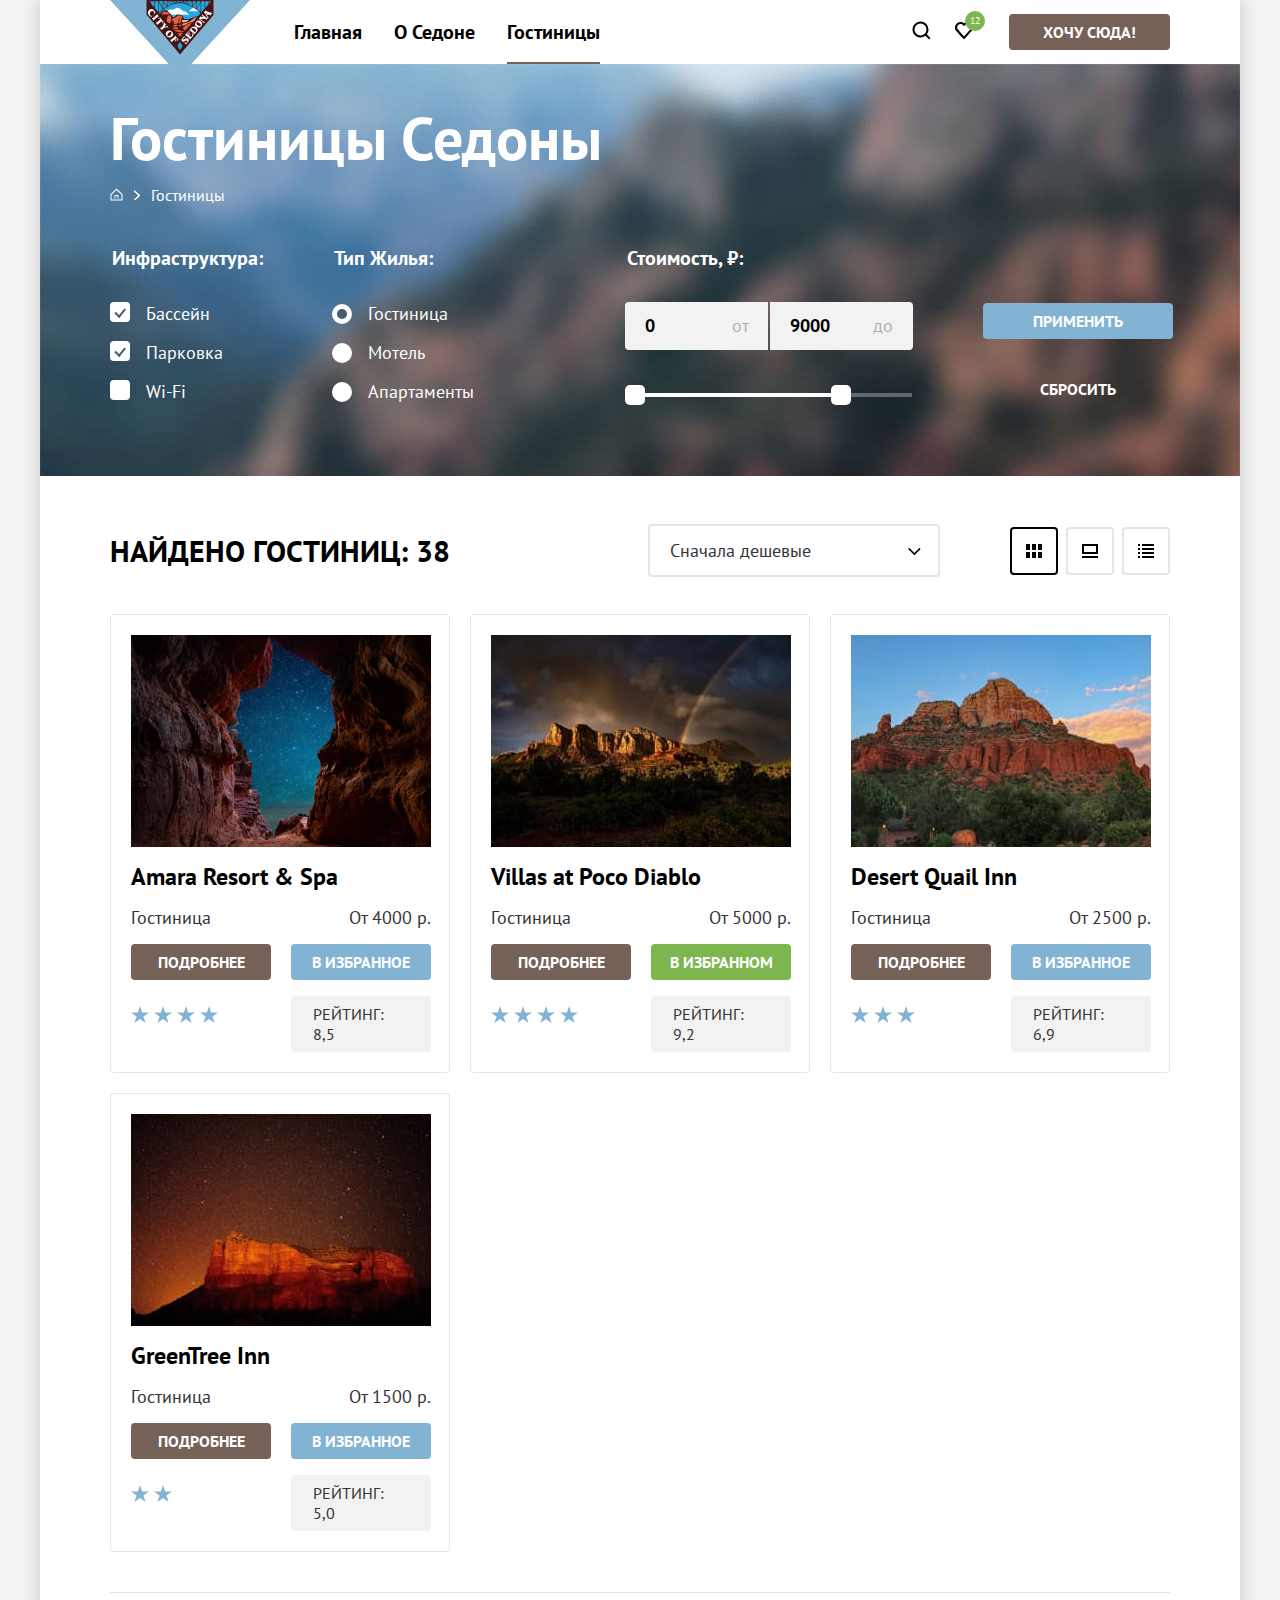
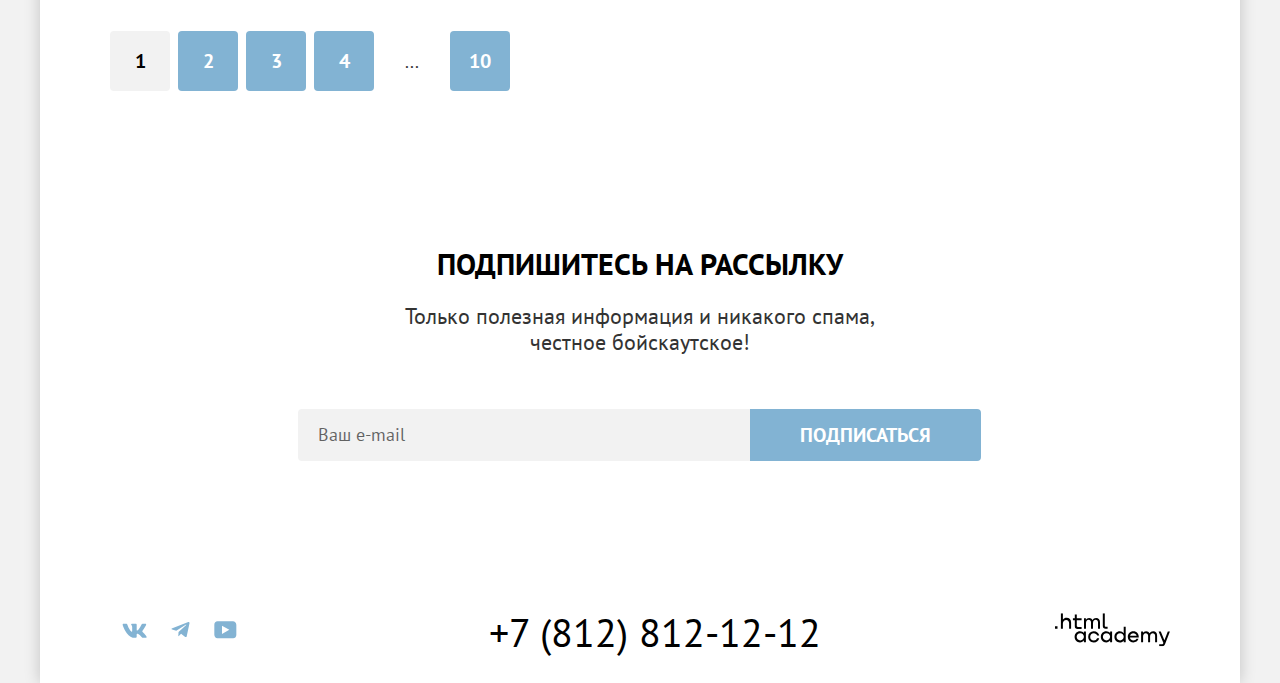
<file: 9/hotels.html>
<!DOCTYPE html>
<html class="page" lang="ru">
  <head>
  <meta charset="utf-8">
    <title>Седона поиск жилья</title>
    <link rel="icon" type="image/png" sizes="32x32" href="images/favicon.png">
    <link rel="stylesheet" href="style/style.css">
    <base href="https://htmlacademy-htmlcss.github.io/329593-sedona-35/9/">
</head>
  <body class="page-body">
    <div class="centerer-wrapper"><!--Обертка которая центрирует страницу-->
      <header class="main-header"><!--Шапка-->
        <nav class="main-navigation"><!--Навигация-->
          <a class="main-header-logo" href="index.html">
            <img src="images/content/logo-sedona.svg" width="140" height="70" alt="Логотип сайта «Седона».">
          </a>
          <ul class="site-navigation user-agent-style">
            <li class="site-navigation-item">
              <a class="site-navigation-link" href="index.html">Главная</a>
            </li>
            <li class="site-navigation-item">
              <a class="site-navigation-link" href="#">О Седоне</a>
            </li>
            <li class="site-navigation-item">
              <a class="site-navigation-link navigation-link-current">Гостиницы</a>
            </li>
          </ul>
          <ul class="user-navigation-list user-agent-style"><!--Пользовательская навигация-->
            <li class="user-navigation-item">
              <a class="user-navigation-link" href="#">
                <svg aria-hidden="true" focusable="false" width="20" height="20" viewBox="0 0 20 20" fill="#000" xmlns="http://www.w3.org/2000/svg"><path d="m19.5 18-3.7-3.67c1-1.3 1.7-2.98 1.7-4.87a8 8 0 0 0-8-7.96c-4.4 0-8 3.68-8 8.06a8 8 0 0 0 12.9 6.26l3.7 3.68 1.4-1.5Zm-10-2.48a6 6 0 0 1-6-5.96 6 6 0 0 1 12 0 6 6 0 0 1-6 5.96Z"/></svg>
                <span class="visually-hidden">Поиск.</span>
              </a>
            </li>
            <li class="user-navigation-item">
              <a class="user-navigation-link" href="#">
                <svg aria-hidden="true" focusable="false" width="18" height="17" viewBox="0 0 18 17" fill="#000" xmlns="http://www.w3.org/2000/svg"><path d="M8.9 17a.9.9 0 0 1-.8-.4c-5.4-6.1-6.7-7.5-7-7.9A5.4 5.4 0 0 1 5.5 0C6.8 0 8 .5 9 1.3a5.46 5.46 0 0 1 9 4.1c0 1.3-.5 2.5-1.3 3.4l-7 7.9c-.2.2-.4.3-.8.3Zm-6-9.5c.3.4 3.5 4 6.1 6.9l6.2-7c.5-.5.7-1.2.7-2 0-1.8-1.5-3.3-3.3-3.3-1 0-2 .5-2.7 1.3-.3.3-.6.4-.9.4-.3 0-.6-.2-.8-.4-.7-.8-1.7-1.3-2.7-1.3-1.8 0-3.3 1.5-3.3 3.3-.1.9.3 1.6.7 2.1-.1 0-.1 0 0 0Z"/></svg>
                <span class="number-of-likes">12</span>
                <span class="visually-hidden">Сердечко с колличеством лайков.</span>
              </a>
            </li>
            <li class="user-navigation-item">
              <a class="user-navigation-link-anchor" href="#">Хочу сюда!</a>
            </li>
          </ul>
        </nav>
      </header>
      <main class="container-main page-hotels"><!--Основное содержиое гостиниц-->
        <section class="section-filters-hotels"><!--Оглавление-->
          <div class="section-filters-wrapper">
            <header class="header-filters-hotels"><!--Шапка с хлебными крошками-->
              <h1 class="hotels-filters-title">Гостиницы Седоны</h1>
              <ol class="breadcrumbs user-agent-style">
                <li class="breadcrumbs-item">
                  <a class="breadcrumbs-link breadcrumbs-icon-to-main" href="index.html">
                    <svg aria-hidden="true" focusable="false" width="13" height="13" viewBox="0 0 13 13" fill="#fff" xmlns="http://www.w3.org/2000/svg"><path d="m6.5.5-6 5.8v6.2h12V6.3L6.5.5Zm5 11h-10V6.7l5-4.8 5 4.8v4.8Z"/><path d="M4.5 10.5h1V8h2v2.5h1V7h-4v3.5Z"/></svg>
                    <span class="visually-hidden">На главную страницу.</span>
                  </a>
                </li>
                <li class="breadcrumbs-item">
                  <a class="breadcrumbs-link breadcrumbs-link-current">Гостиницы</a>
                </li>
              </ol>
            </header>
            <form class="form-filter" action="https://echo.htmlacademy.ru" method="get"><!--Форма с фильтрами-->
              <fieldset class="form-fieldset infrastructure"><!--Группа с чекбоксами-->
                <legend class="form-legend">Инфраструктура:</legend>
                <label class="check" for="filter-pool">
                  <input class="visually-hidden input-check" type="checkbox" name="pool" id="filter-pool" checked>
                  <span class="control-check-box check-box-pool"></span>
                  <span class="form-filter-text">Бассейн</span>
                </label>
                <label class="check" for="filter-parking">
                  <input class="visually-hidden input-check" type="checkbox" name="parking" id="filter-parking" checked>
                  <span class="control-check-box check-box-parking"></span>
                  <span class="form-filter-text">Парковка</span>
                </label>
                <label class="check" for="filter-wi-fi">
                  <input class="visually-hidden input-check" type="checkbox" name="wi-fi" id="filter-wi-fi">
                  <span class="control-check-box check-box-wi-fi"></span>
                  <span class="form-filter-text">Wi-Fi</span>
                </label>
              </fieldset>
              <fieldset class="form-fieldset type-of-housing"><!--Группа с радиокнопками, потом переделаю-->
                <legend class="form-legend">Тип Жилья:</legend>
                <label  class="radio" for="filter-hotel">
                  <input class="visually-hidden input-check-radio" type="radio" name="type-of-housing-group" id="filter-hotel" value="hotel" checked>
                  <span class="control-radio-check"></span>
                  <span class="form-filter-text">Гостиница</span>
                </label>
                <label class="radio" for="filter-motel">
                  <input class="visually-hidden input-check-radio" type="radio" name="type-of-housing-group" id="filter-motel" value="motel">
                  <span class="control-radio-check"></span>
                  <span class="form-filter-text">Мотель</span>
                </label>
                <label class="radio" for="filter-apartments">
                  <input class="visually-hidden input-check-radio" type="radio" name="type-of-housing-group" id="filter-apartments" value="apartments">
                  <span class="control-radio-check"></span>
                  <span class="form-filter-text">Апартаменты</span>
                </label>
              </fieldset>
              <fieldset class="form-fieldset price"><!--Фильтр с диапозоном-->
                <legend class="form-legend form-legend-price">Стоимость, ₽:</legend>
                <div class="range-filter">
                  <div class="price-controls">
                    <label class="range-filter-label min-price-label visually-hidden" for="min-price-id"></label>
                    <input class="range-filter-field range-filter-min-price" type="number" name="min-price" id="min-price-id" value="0">
                    <label class="range-filter-label max-price-label" for="max-price-id"></label>
                     <input class="range-filter-field range-filter-max-price" type="number" name="max-price" id="max-price-id" value="9000">
                  </div>
                  <div class="range-controls">
                    <div class="scale" style="left: 0; width: 226px;">
                      <div class="bar"></div>
                      <button class="toggle toggle-min" type="button">
                        <span class="visually-hidden">Уменьшить минимальную стоимость.</span>
                      </button>
                      <button class="toggle toggle-max" type="button">
                        <span class="visually-hidden">Увеличить максимальную стоимость.</span>
                      </button>
                    </div>
                  </div>
                </div>
              </fieldset>
              <div class="form-wrapper-button">
                <button type="submit" class="filter-btn filter-button-apply">Применить</button>
                <button type="reset" class="filter-btn filter-button-reset">Сбросить</button>
              </div>
            </form>
          </div>
        </section>
        <header class="section-sortings"><!--Секция сортировки и с результатом поиска-->
          <h2 class="visually-hidden">Результаты поиска гостиниц</h2>
          <p class="section-sorting-subtitle">Найдено гостиниц: 38</p>
          <div class="hotel-sorting-wrapper">
            <select class="hotel-sorting" name="hotel-sorting-price" aria-label="Сортировка гостиниц по ценовой категорий">
              <option class="drop-down-list" value="cheap-first" selected>Сначала дешевые</option>
              <option class="drop-down-list" value="expensive-first">Сначала дорогие</option>
              <option class="drop-down-list" value="most-populars">Самые популярные</option>
            </select>
          </div>
          <ul class="card-display user-agent-style">
            <li class="card-display-item">
              <a class="card-button card-button-current" href="#">
                <svg aria-hidden="true" focusable="false" width="16" height="14" viewBox="0 0 16 14" fill="none" xmlns="http://www.w3.org/2000/svg"><path d="M4 0H0v6h4V0ZM16 0h-4v6h4V0ZM10 0H6v6h4V0ZM4 8H0v6h4V8ZM16 8h-4v6h4V8ZM10 8H6v6h4V8Z" fill="#000"/></svg>
                <span class="visually-hidden">Показать карточки гостиниц.</span>
              </a>
            </li>
            <li class="card-display-item">
              <a class="card-button" href="#">
                <svg aria-hidden="true" focusable="false"  width="16" height="14" viewBox="0 0 16 14" fill="none" xmlns="http://www.w3.org/2000/svg"><path d="M16 12H0v2h16v-2ZM14 2v6H2V2h12Zm2-2H0v10h16V0Z" fill="#000"/></svg>
                <span class="visually-hidden">Показать слайд гостиниц.</span>
              </a>
            </li>
            <li class="card-display-item">
              <a class="card-button" href="#">
                <svg aria-hidden="true" focusable="false" width="16" height="14" viewBox="0 0 16 14" fill="none" xmlns="http://www.w3.org/2000/svg"><path d="M2 0H0v2h2V0ZM16 0H4v2h12V0ZM2 4H0v2h2V4ZM16 4H4v2h12V4ZM2 8H0v2h2V8ZM16 8H4v2h12V8ZM2 12H0v2h2v-2ZM16 12H4v2h12v-2Z" fill="#000"/></svg>
                <span class="visually-hidden">Показать список гостиниц.</span>
              </a>
            </li>
          </ul>
        </header>
        <section class="section-hotels"><!--Список Отелей-->
          <h2 class="visually-hidden">Список гостиниц</h2>
          <ul class="list-of-hotels user-agent-style">
            <li class="hotels-block">
              <h3 class="hotels-block-title"><a class="hotel-info-title" href="#">Amara Resort & Spa</a></h3>
              <img class="hotels-cards-img" src="images/content/amara-resort-spa.jpg" width="300" height="212" alt="Идеальный романтический курорт, Амара Резорт & Спа.">
              <p class="list-of-hotels-lead">Гостиница</p>
              <p class="list-of-hotels-lead">От 4000 р.</p>
              <a class="list-of-hotels-link hotels-link-more" href="#">
                <span class="visually-hidden">Узнать больше о гостинице Amara Resort & Spa.</span>
                Подробнее
              </a>
              <button type="button" class="list-of-hotels-link hotels-link-to-favorites">
                В избранное
              </button>
              <div class="stars four-stars">
                <span class="icon-stars"></span>
                <span class="icon-stars"></span>
                <span class="icon-stars"></span>
                <span class="icon-stars"></span>
              </div>
              <div class="rating">Рейтинг: 8,5</div>
            </li>
            <li class="hotels-block">
              <h3 class="hotels-block-title"><a class="hotel-info-title" href="#">Villas at Poco Diablo</a></h3>
              <img class="hotels-cards-img" src="images/content/villas-at-poco-diablo.jpg" width="300" height="212" alt="Уютное совершенство, Виллы Оф Поко Дайабло.">
              <p class="list-of-hotels-lead">Гостиница</p>
              <p class="list-of-hotels-lead">От 5000 р.</p>
              <a class="list-of-hotels-link hotels-link-more" href="#">
                <span class="visually-hidden">Узнать больше о гостинице Villas at Poco Diablo.</span>
                Подробнее
              </a>
              <button type="button" class="list-of-hotels-link to-favorites hotels-link-in-favorites">В избранном</button>
              <div class="stars four-stars">
                <span class="icon-stars"></span>
                <span class="icon-stars"></span>
                <span class="icon-stars"></span>
                <span class="icon-stars"></span>
              </div>
              <div class="rating">Рейтинг: 9,2</div>
            </li>
            <li class="hotels-block">
              <h3 class="hotels-block-title"><a class="hotel-info-title" href="#">Desert Quail Inn</a></h3>
              <img class="hotels-cards-img" src="images/content/desert-quail-inn.jpg" width="300" height="212" alt="Высококлассный мотель, Дезерт Квейл Инн.">
              <p class="list-of-hotels-lead">Гостиница</p>
              <p class="list-of-hotels-lead">От 2500 р.</p>
              <a class="list-of-hotels-link hotels-link-more" href="#">
                <span class="visually-hidden">Узнать больше о гостинице Desert Quail Inn.</span>
                Подробнее
              </a>
              <button type="button" class="list-of-hotels-link hotels-link-to-favorites">
                В избранное
              </button>
              <div class="stars three-stars">
                <span class="icon-stars"></span>
                <span class="icon-stars"></span>
                <span class="icon-stars"></span>
              </div>
              <div class="rating">Рейтинг: 6,9</div>
            </li>
            <li class="hotels-block">
              <h3 class="hotels-block-title"><a class="hotel-info-title" href="#">GreenTree Inn</a></h3>
              <img class="hotels-cards-img" src="images/content/green-tree-inn.jpg" width="300" height="212" alt="GreenTree это первоклассное, экономичное и экологически чистое жилье.">
              <p class="list-of-hotels-lead">Гостиница</p>
              <p class="list-of-hotels-lead">От 1500 р.</p>
              <a class="list-of-hotels-link hotels-link-more" href="#">
                <span class="visually-hidden">Узнать больше о гостинице GreenTree Inn.</span>
                Подробнее
              </a>
              <button type="button" class="list-of-hotels-link hotels-link-to-favorites">
                В избранное
              </button>
              <div class="stars three-stars">
                <span class="icon-stars"></span>
                <span class="icon-stars"></span>
              </div>
              <div class="rating">Рейтинг: 5,0</div>
            </li>
          </ul>
          <ul class="pagination-list user-agent-style"><!--Список Пагинация-->
            <li class="pagination-item">
              <a class="pagination-link pagination-link-current">1</a>
            </li>
            <li class="pagination-item">
              <a class="pagination-link" href="#">2</a>
            </li>
            <li class="pagination-item">
              <a class="pagination-link" href="#">3</a>
            </li>
            <li class="pagination-item">
              <a class="pagination-link" href="#">4</a>
            </li>
            <li class="pagination-item">...</li>
            <li class="pagination-item">
              <a class="pagination-link" href="#">10</a>
            </li>
          </ul>
        </section>
        <section class="section-newsletter section-newsletter-hotels"><!--Секция с формой подписки-->
          <h2 class="visually-hidden">Секция с формой подписки</h2>
          <p class="section-newsletter-hotels-subtitle">Подпишитесь на рассылку</p>
          <p class="section-newsletter-hotels-text">Только полезная информация и никакого спама,<br> честное бойскаутское!</p>
          <form class="newsletter-form" method="post" action="https://echo.htmlacademy.ru">
            <label class="visually-hidden" for="newsletter-field-id">Ваш e-mail.</label>
            <input class="newsletter-field" type="email" name="newsletter-field" id="newsletter-field-id" placeholder="Ваш e-mail" required>
            <button class="btn newsletter-btn" type="submit">Подписаться</button>
          </form>
        </section>
      </main>
      <footer class="main-footer"><!--Подвал-->
        <ul class="footer-social-list user-agent-style"><!--Ссылки на социальные сети-->
          <li class="social-item">
            <a class="social social-vk" href="https://vk.com/htmlacademy">
              <svg aria-hidden="true" focusable="false" width="25" height="15" viewBox="0 0 25 15" fill="#83B3D3" xmlns="http://www.w3.org/2000/svg"><path fill-rule="evenodd" clip-rule="evenodd" d="M24.12 1.8c.16-.54 0-.94-.8-.94H20.7c-.67 0-.98.34-1.15.73 0 0-1.33 3.2-3.22 5.27-.61.6-.9.8-1.23.8-.16 0-.41-.2-.41-.75v-5.1c0-.66-.19-.95-.74-.95H9.82c-.42 0-.67.3-.67.59 0 .62.95.76 1.04 2.51v3.8c0 .83-.15.98-.48.98-.9 0-3.06-3.2-4.34-6.88-.25-.72-.5-1-1.18-1H1.57c-.75 0-.9.34-.9.73 0 .68.89 4.07 4.14 8.55 2.17 3.06 5.23 4.72 8 4.72 1.68 0 1.88-.37 1.88-1v-2.32c0-.74.16-.88.7-.88.38 0 1.05.19 2.6 1.66 1.79 1.75 2.08 2.54 3.08 2.54h2.63c.75 0 1.12-.37.9-1.1-.23-.72-1.08-1.77-2.2-3.02-.62-.71-1.54-1.48-1.82-1.86-.39-.5-.28-.71 0-1.15 0 0 3.2-4.42 3.54-5.93Z"/></svg>
              <span class="visually-hidden">Вконтакте.</span>
            </a>
          </li>
          <li class="social-item">
            <a class="social social-tg" href="https://t.me/htmlacademy">
              <svg aria-hidden="true" focusable="false" width="19" height="16" viewBox="0 0 19 16" fill="#83B3D3" xmlns="http://www.w3.org/2000/svg"><path d="M17.29.1 1.34 6.25c-1.09.43-1.08 1.04-.2 1.31l4.1 1.28 9.47-5.98c.44-.27.85-.12.52.18L7.55 9.96l-.28 4.22c.41 0 .6-.19.83-.41l1.99-1.93 4.13 3.05c.77.42 1.31.2 1.5-.7l2.72-12.8C18.72.27 18-.23 17.29.09Z"/></svg>
              <span class="visually-hidden">Телеграм.</span>
            </a>
          </li>
          <li class="social-item">
            <a class="social social-yt" href="https://www.youtube.com/user/htmlacademyru">
              <svg aria-hidden="true" focusable="false" width="23" height="18" viewBox="0 0 23 18" fill="#83B3D3" xmlns="http://www.w3.org/2000/svg"><path d="M18.94.36H3.51C1.65.36.33 1.95.33 3.76v10.09c0 1.91 1.32 3.5 3.18 3.5h15.65c1.64 0 3.17-1.59 3.17-3.4V3.76c-.22-1.8-1.53-3.4-3.39-3.4ZM7.99 12.89V4.82l7.34 4.04-7.34 4.03Z"/></svg>
              <span class="visually-hidden">Ютуб.</span>
            </a>
          </li>
        </ul>
        <address class="contacts">
          <a class="contacts-phone" href="tel:+78128121212">+7 (812) 812-12-12</a>
        </address>
        <div class="copyright"><!--Копирайт-->
          <a class="link-website" href="https://htmlacademy.ru/">
            <svg aria-hidden="true" focusable="false" width="115" height="34" viewBox="0 0 115 34" fill="#000" xmlns="http://www.w3.org/2000/svg"><g clip-path="url(#a)"><path d="M0 13.26v2.6h2.5v-2.6H0ZM11.6 4.86c-1.6 0-2.8.7-3.6 1.7h-.1V.36h-2v15.5h2v-5.3c0-2.1 1.3-3.6 3.3-3.6 1.8 0 2.9 1.4 2.9 3.2v5.7h2v-6.1c.1-3-1.8-4.9-4.5-4.9ZM26.6 5.16h-4.8v-3.7h-2v3.8h-1.9v2h1.9v6c0 1.7 1 2.7 2.7 2.7h4.1v-2h-3.7c-.7 0-1.1-.4-1.1-1.1v-5.7h4.8v-2ZM41.1 4.96c-1.6 0-2.9.8-3.5 2.1h-.1c-.6-1.2-1.8-2.1-3.4-2.1-1.4 0-2.5.8-3.1 1.8h-.1v-1.6H29v10.6h2v-5.4c0-2 1-3.5 2.6-3.5 1.5 0 2.4 1 2.4 2.6v6.3h2v-5.6c0-2.4 1.4-3.3 2.6-3.3 1.5 0 2.4 1 2.4 2.6v6.3h2v-6.5c.1-2.5-1.4-4.3-3.9-4.3ZM47.8 13.06c0 1.7 1 2.7 2.8 2.7h2v-2h-1.7c-.7 0-1.1-.4-1.1-1.1V.36h-2v12.7ZM28.9 20.06c-.9-1.1-2.2-1.8-3.9-1.8-3.1 0-5.4 2.3-5.4 5.6s2.3 5.6 5.4 5.6c1.8 0 3-.8 3.8-1.9h.1v1.6h2v-10.6h-2v1.5Zm-3.6 7.4c-2.2 0-3.6-1.6-3.6-3.6s1.4-3.6 3.6-3.6 3.6 1.6 3.6 3.6c0 1.9-1.4 3.6-3.6 3.6ZM44.2 22.36c-.5-2.4-2.6-4.1-5.4-4.1a5.4 5.4 0 0 0-5.6 5.6c0 3.1 2.2 5.6 5.6 5.6 2.8 0 4.9-1.8 5.4-4.2h-2.1a3.4 3.4 0 0 1-3.3 2.3c-2.2 0-3.6-1.6-3.6-3.6s1.4-3.6 3.6-3.6c1.6 0 2.8 1 3.3 2.2h2.1v-.2ZM55.1 20.06c-.9-1.1-2.2-1.8-3.9-1.8-3.1 0-5.4 2.3-5.4 5.6s2.3 5.6 5.4 5.6c1.8 0 3-.8 3.8-1.9h.1v1.6h2v-10.6h-2v1.5Zm-3.6 7.4c-2.2 0-3.6-1.6-3.6-3.6s1.4-3.6 3.6-3.6 3.6 1.6 3.6 3.6c0 1.9-1.5 3.6-3.6 3.6ZM68.7 20.16c-.9-1.1-2.2-1.9-3.9-1.9-3.1 0-5.4 2.3-5.4 5.6s2.2 5.6 5.4 5.6c1.7 0 3-.8 3.8-1.8h.1v1.5h2v-15.4h-2v6.4Zm-3.6 7.3c-2.2 0-3.6-1.6-3.6-3.6s1.4-3.6 3.6-3.6 3.6 1.6 3.6 3.6c-.1 2-1.5 3.6-3.6 3.6ZM78.3 18.26c-3.3 0-5.5 2.5-5.5 5.6 0 3 2.1 5.6 5.5 5.6 2.5 0 4.5-1.3 5.2-3.6h-2.1c-.5 1-1.6 1.6-3 1.6-1.9 0-3.3-1.3-3.4-2.9h8.8c.2-3.6-2-6.3-5.5-6.3Zm0 1.9c1.7 0 3 1 3.3 2.6h-6.5c.3-1.5 1.5-2.6 3.2-2.6ZM98.2 18.26c-1.6 0-2.9.8-3.6 2h-.1c-.6-1.2-1.8-2-3.4-2-1.4 0-2.5.7-3.1 1.8v-1.5h-1.9v10.6h2v-5.4c0-2 1-3.4 2.6-3.5 1.5 0 2.4 1 2.4 2.6v6.3h2v-5.6c0-2.4 1.4-3.3 2.6-3.3 1.5 0 2.4 1 2.4 2.6v6.3h2v-6.5c.1-2.6-1.4-4.4-3.9-4.4ZM109.4 27.36l-3.6-8.9h-2.2l4.8 11.6c-.3.9-.7 1.2-1.7 1.2h-2.5v2h2.5c1.8 0 2.8-.8 3.5-2.6l4.7-12.2h-2.1l-3.4 8.9Z"/></g><defs><clipPath id="a"><path fill="#fff" transform="translate(0 .36)" d="M0 0h115v33H0z"/></clipPath></defs></svg>
            <span class="visually-hidden">Логотип HTML-ACADEMY перейти на веб-сайт.</span>
          </a>
        </div>
      </footer>
    </div>
  </body>
</html>
</file>
<file: style/style.css>
/*Fonts*/
@font-face {
  font-family: "PT Sans";
  font-style: normal;
  font-weight: 400;
  src: url("../fonts/ptsans-400.woff2") format("woff2");
  font-display: swap;
}

@font-face {
  font-family: "PT Sans";
  font-style: normal;
  font-weight: 700;
  src: url("../fonts/ptsans-700.woff2") format("woff2");
  font-display: swap;
}
/*Visually-hidden*/
.visually-hidden {
  position: absolute;
  width: 1px;
  height: 1px;
  margin: -1px;
  border: 0;
  padding: 0;
  white-space: nowrap;
  clip: rect(0 0 0 0);
  clip-path: inset(100%);
  overflow: hidden;
}

*,
*::before,
*::after {
  box-sizing: border-box;
}

.page {
  height: 100%;
}

img {
  max-width: 100%;
  object-fit: contain;
}

/*Global*/
.page-body {
  min-width: 1200px;
  height: 100%;
  margin: 0;
  font-family: "PT Sans", sans-serif;
  font-size: 18px;
  line-height: 21px;
  color: #333333;
  background-color: #f2f2f2;
}

.centerer-wrapper {
  width: 1200px;
  min-height: 100%;
  display: flex;
  flex-direction: column;
  background-color: #ffffff;
  margin-right: auto;
  margin-left: auto;
  box-shadow: 0 0 15px rgba(0, 0, 0, 0.2);
}

.container-main {
  flex-grow: 1;
}

.page-body a {
  text-decoration: none;
}

.user-agent-style {
  margin: 0;
  padding: 0;
  list-style: none;
}


/*Text parametrs*/
.site-navigation-link,
.form-legend {
  font-size: 20px;
  line-height: 24px;
  font-weight: 700;
  color: #000000;
}

.site-navigation {
  max-width: 480px;
  margin-left: 168px;
  display: flex;
  flex-wrap: wrap;
}

.site-navigation-link {
  position: relative;
  display: block;
  padding: 20px 16px;
}

.site-navigation-link:hover:not(.navigation-link-current),
.site-navigation-link:focus:not(.navigation-link-current) {
  color: #82b3d3;
}

.site-navigation-link:active:not(.navigation-link-current) {
  color: rgba(0, 0, 0, 0.3);
}

.navigation-link-current::after {
  position: absolute;
  content: "";
  height: 2px;
  right: 16px;
  left: 16px;
  bottom: 0;
  background-color: #756257;
}

.user-navigation-link {
  position: relative;
  padding: 21px 12px 10px 12px;
}

.user-navigation-link:hover svg,
.user-navigation-link:focus svg {
  fill: #ffa500;
  transform: rotate(360deg);
  transition: 0.6s;
}

.user-navigation-link:active svg {
  fill: #000000;
  opacity: 0.4;
  transform: scale(0.8);
  transition: 0.5s;
}

.user-navigation-link-anchor:hover,
.user-navigation-link-anchor:focus,
.search-btn:hover,
.search-btn:focus,
.hotels-link-more:hover,
.hotels-link-more:focus {
  background-color: #615048;
}

.user-navigation-link-anchor:active,
.search-btn:active,
.hotels-link-more:active {
  color: rgba(255, 255, 255, 0.3);
  background-color: #756157;
}

.hotels-link-more:disabled {
  background-color: #e5e5e5;
}

.user-navigation-link-anchor,
.rating,
.filter-btn,
.list-of-hotels-link {
  font-family: "PT Sans", sans-serif;
  font-size: 16px;
  line-height: 20px;
  font-weight: 700;
  text-transform: uppercase;
  color: #ffffff;
}

.hotel-sorting-wrapper {
  display: flex;
  position: relative;
  min-width: 292px;
}

.hotel-sorting {
  width: 100%;
  padding: 14px 0 14px 20px;
  padding-right: 40px;
  font-family: inherit;
  font-size: 18px;
  line-height: 21px;
  color: #333333;
  background: url("../images/icons/select-arrow-down.svg") no-repeat;
  background-position: right 13px center;
  border: 2px solid #e5e5e5;
  border-radius: 4px;
  outline: none;
  cursor: pointer;
  -webkit-appearance: none;
  -moz-appearance: none;
  appearance: none;
}

.hotel-sorting:hover,
.hotel-sorting:focus {
  border-color: #68a2ca;
}

.hotel-sorting:active {
  border-color: #3f5e72;
}

.hotel-sorting:disabled {
  color: rgba(0, 0, 0, 0.3);
  border-color: rgba(0, 0, 0, 0.3);
}

.number-of-likes {
  position: absolute;
  top: 11px;
  right: 0;
  display: inline-block;
  padding: 5px;
  font-size: 10px;
  line-height: 10px;
  color: #ffffff;
  background-color: #7db54f;
  border-radius: 50%;
}

.reasons-description,
.promo-form-title,
.search-btn,
.section-newsletter-subtitle,
.section-newsletter-hotels-subtitle,
.newsletter-btn,
.section-sorting-subtitle,
.form-booking-title {
  font-family: "PT Sans", sans-serif;
  font-weight: 700;
  font-size: 30px;
  line-height: 36px;
  text-transform: uppercase;
  color: #000000;
}

.section-reasons-text,
.promo-form-lead,
.section-newsletter-text,
.section-newsletter-hotels-text {
  font-size: 22px;
  line-height: 26px;
  color: inherit;
}

.reasons-list-title,
.hotel-info-title,
.advantages-title {
  font-size: 24px;
  line-height: 28px;
  font-weight: 700;
  text-transform: uppercase;
  color: #000000;
}

.reason-first .reasons-list-title,
.reason-fifth .reasons-list-title,
.reason-first p,
.reason-fifth p {
  color: #ffffff;
}

.search-btn,
.newsletter-btn {
  font-size: 20px;
  color: #ffffff;
}

.newsletter-field {
  width: 452px;
  padding: 14px 20px;
  font-family: inherit;
  font-size: 18px;
  line-height: 24px;
  color: #000000;
  background-color: #f2f2f2;
  border: none;
  border-radius: 4px 0 0 4px;
  outline: none;
}

.newsletter-field::placeholder {
  color: rgba(0, 0, 0, 0.6);
}

.newsletter-field:hover {
  background-color: #e6e6e6;
}

.newsletter-field:focus-visible {
  outline: 3px solid #83b3d3;
}

.newsletter-field:active {
  outline: 2px solid #000000;
}

.newsletter-field:disabled,
.range-filter-field:disabled {
  color: rgba(0, 0, 0, 0.3);
  box-shadow: 0 0 3px 0 rgba(0, 0, 0, 0.3);
  background-color: #5b5b5b;
}

.contacts-phone {
  font-style: normal;
  font-size: 40px;
  line-height: 40px;
  color: #000000;
}

.contacts-phone:hover,
.contacts-phone:focus {
  color: #756157;
}

.contacts-phone:active {
  color: rgba(117, 97, 87, 0.3);
}

.hotels-filters-title {
  margin-top: 0;
  margin-bottom: 8px;
  font-size: 60px;
  line-height: 78px;
  font-weight: 700;
  color: #ffffff;
}

.form-legend,
.form-filter-text,
.breadcrumbs-link,
.section-newsletter-subtitle,
.section-newsletter-text {
  color: #ffffff;
}

.range-filter-label,
.range-filter-field {
  font-family: "PT Sans", sans-serif;
  font-weight: 700;
  font-size: 18px;
  line-height: 24px;
  color: #000000;
  background-color: #f2f2f2;
}

.range-filter-label,
.rating {
  font-weight: 400;
}

.rating {
  color: #333333;
  background-color: #f2f2f2;
  padding-right: 22px;
  padding-left: 22px;
  height: min-content;
}

.pagination-link {
  font-size: 20px;
  line-height: 36px;
  font-weight: 700;
  color: #ffffff;
  text-transform: uppercase;
  border-radius: 4px;
  display: inline-block;
}
/*Background*/
.promo {
  position: relative;
  padding: 51px 371px 77px 371px;
  text-align: center;
  background: url("../images/background/promo-background.jpg") no-repeat;
  background-size: cover;
  background-color: #414141;
}

.promo::after {
  content: "";
  width: 100%;
  height: 57px;
  position: absolute;
  left: 0;
  bottom: 0;
  background-image: url("../images/icons/main-promo-decorative.svg");
}

.section-newsletter-index {
  background: url("../images/background/background-subscribe.jpg") no-repeat;
  background-color: #616161;
  background-size: 100% auto;
}

.section-filters-hotels {
  margin-bottom: 48px;
  padding: 35px 0 69px 0;
  background: url("../images/background/background-filter.jpg") no-repeat;
  background-size: 100% 100%;
  background-color: #414141;
}

.reason-first,
.reason-fifth,
.newsletter-btn,
.filter-button-apply,
.hotels-link-to-favorites,
.pagination-link {
  background-color: #82b3d3;
}

.reason-second,
.reason-fourth,
.icon-home,
.icon-souvenirs {
  background-color: rgba(131, 179, 211, 0.12);
}

.reason-third {
  background-color: rgba(131, 179, 211, 0.2);
}

.user-navigation-link-anchor,
.search-btn,
.hotels-link-more {
  background-color: #756157;
}

.pagination-link-current {
  color: #000000;
  background-color: #f2f2f2;
}

/* grid-pages */
.main-navigation {
  display: flex;
  position: relative;
  padding: 0 70px;
}

.main-header-logo {
  width: 140px;
  height: 70px;
  position: absolute;
  z-index: 2;
}

.user-navigation-list {
  max-width: 330px;
  margin-left: auto;
  display: flex;
  flex-wrap: wrap;
  align-items: center;
}

.reasons-container {
  text-align: center;
  padding: 69px 0 90px 0;
}

.reasons-description,
.section-reasons-text {
  margin-top: 0;
}

.reasons-description {
  margin-bottom: 26px;
}

.section-reasons-text {
  margin-bottom: 0;
}

.reasons-list {
  display: grid;
  grid-template-columns: repeat(3, 400px);
}

.city-photo {
  display: grid;
  grid-column: 1 / 4;
}

.city-photo-img {
  grid-column: 2 / 4;
}

.reason-list-item:nth-child(2) {
  grid-column: 1 / 4;
}

.reasons-continuation {
  display: grid;
  grid-template-columns: repeat(3, 1fr);
}

.devils-bridge-canyon {
  display: grid;
  grid-column: 1 / 4;
}

.reason-fifth {
  grid-column: 3 / 4;
}

.container-advantages {
  grid-column: 1 / 4;
}

.advantages-list {
  display: grid;
  grid-template-columns: repeat(3, 1fr);
}

.promo-form {
  padding: 96px 0;
  text-align: center;
}

.promo-form-title,
.promo-form-lead {
  margin-top: 0;
}

.promo-form-title {
  margin-bottom: 20px;
}

.promo-form-lead {
  margin-bottom: 54px;
}

.section-newsletter {
  padding: 96px 258px 104px 258px;
  text-align: center;
}

.section-newsletter-subtitle,
.section-newsletter-hotels-subtitle,
.section-newsletter-text,
.section-newsletter-hotels-text {
  margin-top: 0;
}

.section-newsletter-subtitle,
.section-newsletter-hotels-subtitle {
  margin-bottom: 21px;
}

.section-newsletter-text,
.section-newsletter-hotels-text {
  margin-bottom: 54px;
}

.newsletter-form {
  display: flex;
}

.main-footer {
  padding: 43px 70px 27px 70px;
  display: flex;
  align-items: center;
}

.footer-social-list {
  max-width: 200px;
  display: flex;
  flex-wrap: wrap;
  margin-right: auto;
}

.social {
  display: block;
  padding: 13px 12px;
}

.social:hover svg,
.social:focus svg {
  fill: #68a2ca;
}

.social:active svg {
  fill: rgba(104, 162, 202, 0.3);
}

.contacts {
  width: 340px;
  margin-right: 226px;
}

.link-website:hover svg,
.link-website:focus svg {
  fill: #756157;
}

.link-website:active path {
  fill: rgba(117, 97, 87, 0.3);
}

.breadcrumbs {
  display: flex;
  flex-wrap: wrap;
}

.breadcrumbs-item {
  display: flex;
  padding-right: 11px;
  align-items: center;
}

.breadcrumbs-item:not(:last-child)::after {
  content: "";
  display: block;
  background: url("../images/icons/breadcrumbs-arrow-icon.svg") no-repeat;
  width: 7px;
  height: 10px;
  margin-top: -2px;
  margin-left: 5px;
}

.breadcrumbs-icon-to-main {
  padding-right: 5px;
}

.breadcrumbs-link {
  font-size: 16px;
}

.breadcrumbs-link:hover svg {
  fill: rgba(255, 255, 255, 0.6);
}

.breadcrumbs-link:active svg {
  fill: rgba(255, 255, 255, 0.3);
}

.header-filters-hotels {
  margin-bottom: 40px;
}

.form-filter {
  display: flex;
}

.infrastructure {
  margin-right: 67px;
}

.type-of-housing {
  margin-right: 151px;
}

.price {
  margin-right: 70px;
}

.form-legend {
  margin-bottom: 32px;
}

.section-filters-wrapper {
  width: 1061px;
  margin: 0 auto;
}

.form-fieldset {
  margin-top: 0;
  margin-bottom: 0;
  margin-left: 0;
  padding: 0;
  border: none;
}

.check {
  position: relative;
  display: block;
  padding-left: 36px;
}

.check:not(:last-child) {
  margin-bottom: 16px;
}

.check:hover .control-check-box {
  background-color: rgba(255, 255, 255, 0.6);
}

.form-filter-text {
  line-height: 23px;
}

.form-filter-text:hover {
  color: rgba(255, 255, 255, 0.6);
}

.check:focus-within .control-check-box {
  box-shadow: 0 0 0 3px #83b3d3;
}

.check:active .control-check-box {
  background-color: rgba(255, 255, 255, 0.3);
}

.form-filter-text:active {
  color: rgba(255, 255, 255, 0.3);
}

.control-check-box {
  width: 20px;
  height: 20px;
  position: absolute;
  left: 0;
  background-color: #ffffff;
  border-radius: 4px;
}

.input-check[type="checkbox"]:checked + .control-check-box::before,
.input-check[type="checkbox"]:checked + .control-check-box::after {
  position: absolute;
  height: 2px;
  background-color: #3f5e72;
  content: "";
}

.input-check[type="checkbox"]:checked + .control-check-box::before {
  transform: rotate(45deg);
  width: 7px;
  left: 4px;
  top: 12px;
}

.input-check[type="checkbox"]:checked + .control-check-box::after {
  transform: rotate(-50deg);
  width: 10px;
  left: 7px;
  top: 10px;
}

.radio {
  position: relative;
  display: block;
  padding-left: 36px;
}

.radio:not(:last-child) {
  margin-bottom: 16px;
}

.radio:hover .control-radio-check {
  background-color: rgba(255, 255, 255, 0.6);
}

.radio:focus-within .control-radio-check {
  box-shadow: 0 0 0 3px #83b3d3;
}

.radio:active .control-radio-check {
  background-color: rgba(255, 255, 255, 0.3);
}

.input-check:disabled + .control-check-box,
.input-check-radio:disabled + .control-radio-check {
  background-color: rgba(0, 0, 0, 0.2);
}

.control-radio-check {
  position: absolute;
  top: 2px;
  left: 0;
  width: 20px;
  height: 20px;
  border-radius: 50%;
  background-color: #ffffff;
}

.input-check-radio[type="radio"]:checked + .control-radio-check::after {
  content: "";
  position: absolute;
  top: 5px;
  left: 5px;
  width: 10px;
  height: 10px;
  background-color: #3f5e72;
  border-radius: 50%;
}

.section-hotels {
  padding: 0 70px;
  margin-bottom: 51px;
}


/*Sizes and Indents*/
.user-navigation-link-anchor {
  display: inline-block;
  padding: 8px 34px;
  margin-left: 24px;
  border-radius: 4px;
}

.reason-first,
.reason-second,
.reason-third,
.reason-fourth,
.reason-fifth,
.advantages-list-item {
  position: relative;
  width: 400px;
  text-align: center;
}

.reason-first,
.reason-fifth {
  padding: 92px 85px 111px 85px;
}

.reasons-decorative {
  display: inline-block;
  border-bottom: 2px solid rgba(255, 255, 255, 0.3);
  width: 60px;
  margin-bottom: 25px;
}

.reason-second,
.reason-third,
.reason-fourth {
  padding: 103px 85px 121px 85px;
}

.reason-second-decorative,
.reason-third-decorative,
.reason-fourth-decorative {
  border-color: rgba(0, 0, 0, 0.3);
}

.advantages-list-item {
  padding: 182px 85px 81px 85px;
}

.reasons-list-title {
  margin-top: 0;
  margin-bottom: 31px;
}

.advantages-title {
  margin-top: 0;
  margin-bottom: 30px;
}

.reasons-list-text,
.advantages-list-text {
  margin: 0;
}

.search-btn {
  display: inline-block;
  padding: 8px 50px;
  border-radius: 4px;
}

.newsletter-btn {
  display: inline-block;
  padding: 8px 50px;
  border-radius: 0 4px 4px 0;
  border: none;
  cursor: pointer;
}

.newsletter-btn:hover,
.newsletter-btn:focus,
.filter-button-apply:hover,
.filter-button-apply:focus,
.hotels-link-to-favorites:hover,
.hotels-link-to-favorites:focus,
.pagination-link:hover:not(.pagination-link-current),
.pagination-link:focus:not(.pagination-link-current),
.button-find:hover,
.button-find:focus {
  background-color: #68a2ca;
}

.newsletter-btn:active,
.filter-button-apply:active,
.hotels-link-to-favorites:active,
.pagination-link:active,
.button-find:active {
  color: rgba(255, 255, 255, 0.3);
  background-color: #82b3d3;
}

.newsletter-btn:disabled,
.filter-button-apply:disabled,
.hotels-link-to-favorites:disabled,
.button-find:disabled {
  background-color: #e5e5e5;
}

.price-controls {
  position: relative;
  display: flex;
  margin-bottom: 43px;
}

.price-controls::before,
.price-controls::after {
  content: "от";
  display: block;
  position: absolute;
  font-family: "PT Sans", sans-serif;
  font-size: 18px;
  line-height: 24px;
  font-weight: 400;
  color: rgba(0, 0, 0, 0.3);
}

.price-controls::before {
  top: 12px;
  left: 107px;
}

.price-controls::after {
  content: "до";
  top: 12px;
  right: 20px;
}

.range-filter-field {
  width: 143px;
  padding: 12px 20px;
  border: none;
  outline: none;
  -webkit-appearance: textfield;
  -moz-appearance: textfield;
  appearance: textfield;
}

.range-filter-field::-webkit-outer-spin-button,
.range-filter-field::-webkit-inner-spin-button {
  -webkit-appearance: none;
  appearance: none;
  margin: 0;
}

.range-filter-min-price {
  border-radius: 4px 0 0 4px;
  margin-right: 2px;
}

.range-filter-max-price {
  border-radius: 0 4px 4px 0;
}

.range-filter-field:hover {
  background-color: #e6e6e6;
}

.range-filter-field:focus {
  background-color: #e6e6e6;
  outline: 3px solid #83b3d3;
}

.range-filter-field:active {
  outline: 2px solid #000000;
}

.range-controls {
  width: 287px;
  height: 4px;
  position: relative;
  background-color: rgba(255, 255, 255, 0.3);
}

.scale {
  position: absolute;
}

.bar {
  background-color: #ffffff;
  height: 4px;
}

.toggle {
  width: 20px;
  height: 20px;
  position: absolute;
  border-radius: 5px;
  background-color: #ffffff;
  cursor: pointer;
  border: none;
}

.toggle-min {
  left: 0;
  top: -8px;
}

.toggle-max {
  right: 0;
  top: -8px;
}

.toggle:hover {
  background-color: #919191;
}

.toggle:focus,
.toggle:active {
  outline: 3px solid #83b3d3;
  box-shadow: 0 4px 10px rgba(0, 0, 0, 0.25);
  background-color: #ffffff;
}

.toggle:disabled {
  background-color: rgba(104, 162, 202, 0.9);
}

.form-wrapper-button {
  display: flex;
  flex-direction: column;
  margin-top: 57px;
}

.filter-btn {
  display: inline-block;
  padding: 8px 50px;
  border-radius: 4px;
  border: none;
  cursor: pointer;
}

.filter-button-apply {
  margin-bottom: 32px;
}

.filter-button-reset {
  background-color: transparent;
}

.filter-button-reset:hover {
  color: rgba(255, 255, 255, 0.6);
}

.filter-button-reset:focus {
  outline: 3px solid #83b3d3;;
}

.filter-button-reset:active {
  color: rgba(255, 255, 255, 0.3);
}

.filter-button-reset:disabled {
  color: rgba(255, 255, 255, 0.1);
}

.section-sortings {
  display: grid;
  grid-template-columns: 538px 192px 1fr;
  margin-bottom: 37px;
  padding: 0 70px;
  align-items: center;
}

.section-sorting-subtitle {
  margin: 0;
}

.card-display {
  max-width: 218px;
  display: flex;
  flex-wrap: wrap;
  grid-column-start: -1;
}

.card-display-item:not(:last-child) .card-button {
  margin-right: 8px;
}

.card-button {
  display: flex;
  justify-content: center;
  align-items: center;
  width: 48px;
  height: 48px;
  border: 2px solid #e5e5e5;
  border-radius: 4px;
}

.card-button-current {
  border-color: #000000;
}

.card-button:not(.card-button-current):hover {
  border-color: #000000;
}

.card-button:not(.card-button-current):focus {
  border-color: #68a2ca;
  outline: none;
}

.card-button:not(.card-button-current):active {
  border-color: #000000;
}

.list-of-hotels {
  display: grid;
  grid-template-columns: repeat(3, 340px);
  gap: 20px;
  border-bottom: 1px solid #e6e6e6;
  margin-bottom: 38px;
}

.hotels-block:last-child {
  margin-bottom: 40px;
}

.hotels-block {
  display: grid;
  grid-template-columns: 140px 140px;
  column-gap: 20px;
  width: 340px;
  padding: 20px;
  border: 1px solid #e6e6e6;
  border-radius: 4px;
}

.hotels-cards-img {
  grid-column: span 2;
  order: -1;
  margin-bottom: 16px;
}

.hotels-block-title {
  grid-column: span 2;
}

.hotel-info-title {
  text-transform: none;
}

.hotels-block-title,
.list-of-hotels-lead,
.list-of-hotels-link {
  margin-top: 0;
  margin-bottom: 16px;
}

.list-of-hotels-lead:nth-of-type(2n) {
  text-align: end;
}

.list-of-hotels-link,
.rating {
  display: inline-block;
  padding-top: 8px;
  padding-bottom: 8px;
  border-radius: 4px;
}

.hotels-link-more {
  height: min-content;
  text-align: center;
}

.hotels-link-to-favorites {
  height: min-content;
  border: none;
  cursor: pointer;
}

.hotels-link-in-favorites {
  height: min-content;
  border: none;
  background-color: #7db54f;
  cursor: pointer;
}

.hotels-link-in-favorites:hover,
.hotels-link-in-favorites:focus {
  background-color: #6c9e42;
}

.hotels-link-in-favorites:active {
  background-color: #7db54f;
  color: rgba(255, 255, 255, 0.3);
}

.hotels-link-in-favorites:disabled {
  background: #e5e5e5;
}

.stars {
  display: inline-block;
  padding-top: 10px;
}

.icon-stars {
  display: inline-block;
  background: url("../images/icons/rating-hotels-icon-star.svg") no-repeat;
  width: 18px;
  height: 17px;
}

.pagination-list {
  display: flex;
  flex-wrap: wrap;
}

.pagination-item:not(:last-child) {
  margin-right: 8px;
  margin-bottom: 8px;
}

.pagination-item .pagination-link {
  min-width: 60px;
  padding-top: 12px;
  padding-bottom: 12px;
  display: flex;
  justify-content: center;
}

.pagination-item:nth-last-child(2) {
  display: flex;
  justify-content: center;
  align-items: center;
  min-width: 60px;
  margin-right: 8px;
}

/*ICONS*/
.advantages-icon {
  position: relative;
}

.icon-home::before {
  content: "";
  width: 75px;
  height: 72px;
  position: absolute;
  top: 80px;
  left: 163px;
  background: url("../images/icons/advantages-home-icon.svg") no-repeat 0 0;
}

.icon-food::before {
  content: "";
  width: 74px;
  height: 70px;
  position: absolute;
  top: 80px;
  left: 163px;
  background: url("../images/icons/advantages-food-icon.svg") no-repeat 0 0;
}

.icon-souvenirs::before {
  content: "";
  width: 64px;
  height: 76px;
  position: absolute;
  top: 78px;
  left: 168px;
  background: url("../images/icons/advantages-souvenirs-icon.svg") no-repeat 0 0;
}

.modal-container {
  position: fixed;
  left: 0;
  top: 0;
  display: flex;
  width: 100%;
  height: 100%;
  background: rgba(242, 242, 242, 0.8);
  z-index: 3;
}

.modal-window-close {
  display: none;
}

.modal {
  position: relative;
  margin: auto;
  padding: 64px 70px;
  background-color: #ffffff;
  box-shadow: 0 25px 50px rgba(0, 0, 0, 0.15);
  border-radius: 30px;
}

.modal-booking {
  width: 718px;
}

.modal-close-button {
  position: absolute;
  top: 64px;
  right: 53px;
  width: 53px;
  height: 53px;
  background-color: #f2f2f2;
  border-radius: 50%;
  border: none;
  cursor: pointer;
}

.modal-close-button:hover {
  background-color: #e6e6e6;
}

.modal-close-button:focus {
  outline: 3px solid #83b3d3;
}

.modal-close-button:active {
  background-color: #e6e6e6;
  outline: none;
}

.modal-close-button:active svg {
  fill-opacity: 0.3;
}

.form-booking {
  font-family: "PT Sans", sans-serif;
}

.form-booking-title {
  margin-top: 0;
  margin-bottom: 64px;
}

.block-date {
  font-family: inherit;
  position: relative;
  display: grid;
  grid-template-columns: 1fr 440px;
  margin-bottom: 23px;
}

.calendar {
  position: absolute;
  top: 15px;
  right: 18px;
  border: 0;
  outline: 0;
  background-color: transparent;
  cursor: pointer;
}

.calendar svg {
  fill-opacity: 0.3;
}

.calendar:hover svg,
.calendar:focus svg {
  fill: #d54136;
  fill-opacity: 1;
}

.calendar:active svg {
  fill: #83b3d3;
}

.label-date,
.button-find,
.label-number {
  font-size: 20px;
  line-height: 24px;
  font-weight: 700;
  color: #000000;
}

.arrival-date-label,
.date-of-departure-label {
  align-self: center;
  margin-top: -6px;
}

.input-date {
  font-family: inherit;
  line-height: 24px;
  min-width: 440px;
  padding: 12px 20px;
  border: none;
  border-radius: 4px;
  margin-bottom: 4px;
}

.arrival-date-tooltip,
.departure-date-tooltip {
  grid-column-start: 2;
  font-size: 16px;
  line-height: 21px;
  margin-left: 20px;
}

.arrival-date-tooltip {
  color: #ff5757;
}

.departure-date-tooltip {
  color: #333333;
}

.form-booking-container-inner {
  display: flex;
  align-items: center;
  margin-bottom: 46px;
}

.label-adults {
  margin-right: 46px;
}

.less-more-wrapper {
  width: 110px;
  display: flex;
  margin-right: 88px;
}

.btn-less,
.btn-more {
  display: flex;
  align-items: center;
  justify-content: center;
  width: 40px;
  padding: 14px 10px;
  border: none;
  background-color: #f2f2f2;
  outline: none;
}

.btn-less {
  border-top-left-radius: 4px;
  border-bottom-left-radius: 4px;
}

.btn-more {
  border-top-right-radius: 4px;
  border-bottom-right-radius: 4px;
}

.icon-less-more-wrapper {
  display: flex;
  align-items: center;
  justify-content: center;
  width: 20px;
  height: 20px;
  padding: 9px 2px;
  border-radius: 4px;
}

.field-adults,
.field-children {
  font-family: inherit;
  line-height: 20px;
  width: 31px;
  height: 48px;
  text-align: center;
  border: none;
  -webkit-appearance: textfield;
  -moz-appearance: textfield;
  appearance: textfield;
}

.booking-field {
  background-color: #f2f2f2;
  font-size: 18px;
}

.booking-field:hover {
  background-color: #e6e6e6;
  color: rgba(0, 0, 0, 0.6);
}

.input-date:focus {
  outline: 3px solid #83b3d3;
  color: rgba(0, 0, 0, 0.6);
}

.input-date:active {
  outline-color: #000000;
}

.input-date:disabled,
.field-adults:disabled,
.field-children:disabled {
  background-color: #616161;
}

.field-adults:focus,
.field-children:focus {
  outline: none;
}

.btn-less:hover svg,
.btn-more:hover svg,
.btn-less:focus svg,
.btn-more:focus svg {
  fill: #000000;
  fill-opacity: 1;
}

.btn-less:focus .icon-less-more-wrapper,
.btn-more:focus .icon-less-more-wrapper {
  outline: 3px solid #82b3d3;
}

.btn-less:active path,
.btn-more:active path {
  fill-opacity: 0.2;
}

.booking-field::placeholder {
  font-size: 18px;
  line-height: 24px;
  font-weight: 700;
  color: #000000;
}

.field-adults::placeholder,
.field-children::placeholder {
  line-height: 20px;
}

.field-adults::-webkit-outer-spin-button,
.field-adults::-webkit-inner-spin-button,
.field-children::-webkit-outer-spin-button,
.field-children::-webkit-inner-spin-button {
  -webkit-appearance: none;
  appearance: none;
  margin: none;
}

.button-find {
  font-family: inherit;
  width: 577px;
  padding: 18px 0;
  color: #ffffff;
  text-transform: uppercase;
  background-color: #83b3d3;
  border-radius: 10px;
  border: none;
  cursor: pointer;
}

.form-label-icon {
  padding-right: 11px;
}

.tooltip {
  position: relative;
  display: inline-block;
  margin-right: 49px;
}

.tooltip-toggle {
  display: block;
  width: 26px;
  height: 26px;
  padding: 0;
  margin: 0;
  border-radius: 50%;
  background-color: #83b3d3;
  border: none;
  outline: none;
}

.tooltip-text {
  width: 256px;
  padding: 20px 18px 23px 22px;
  margin-top: 14px;
  position: absolute;
  transform: translateX(-115px);
  font-size: 16px;
  line-height: 20px;
  color: #ffffff;
  font-weight: normal;
  text-transform: none;
  background-color: #333333;
  border-radius: 10px;
  box-shadow: 0 15px 30px rgba(0, 0, 0, 0.3);
  z-index: 2;
  display: none;
}

.tooltip-text::after {
  content: "";
  background-image: url("../images/icons/tooltip-corner.svg");
  width: 19px;
  height: 9px;
  position: absolute;
  bottom: 100%;
  left: 0;
  right: 0;
  margin-left: auto;
  margin-right: auto;
}

.tooltip-toggle:hover + .tooltip-text,
.tooltip-toggle:focus + .tooltip-text {
  display: block;
}
</file>
<file: 4/style/style.css>
/* Fonts */
@font-face {
  font-family: "PT Sans";
  font-style: normal;
  font-weight: 400;
  src: url('../fonts/ptsans-400.woff2') format('woff2');
  font-display: swap;
}

@font-face {
  font-family: "PT Sans";
  font-style: normal;
  font-weight: 700;
  src: url('../fonts/ptsans-700.woff2') format('woff2');
  font-display: swap;
}
/*Visually-hidden*/
.visually-hidden {
  position: absolute;
  width: 1px;
  height: 1px;
  margin: -1px;
  border: 0;
  padding: 0;
  white-space: nowrap;
  clip: rect(0 0 0 0);
  clip-path: inset(100%);
  overflow: hidden;
}

*,
*::before,
*::after {
  box-sizing: border-box;
}

.page {
  height: 100%;
}

/*Global*/
.page-body {
  min-width: 1200px;
  height: 100%;
  margin: 0;
  font-family: "PT Sans", sans-serif;
  font-size: 18px;
  line-height: 21px;
  color: #333333;
  background-color: #f2f2f2;
}

.centerer-wrapper {
  width: 1200px;
  min-height: 100%;
  display: flex;
  flex-direction: column;
  background-color: #ffffff;
  margin-right: auto;
  margin-left: auto;
  box-shadow: 0 0 15px rgba(0, 0, 0, 0.2);
}

.container-main {
  flex-grow: 1;
}
.page-body a {
  text-decoration: none;
}

.user-agent-style {
  margin: 0;
  padding: 0;
  list-style: none;
}

.page-body img {
  max-width: 100%;
  object-fit: contain;
}
/*Text parametrs*/
.site-navigation-link,
.form-legend {
  font-size: 20px;
  line-height: 24px;
  font-weight: 700;
  color: #000000;
}

.user-navigation-link-anchor,
.rating,
.filter-btn,
.list-of-hotels-link {
  font-family: "PT Sans", sans-serif;
  font-size: 16px;
  line-height: 20px;
  font-weight: 700;
  text-transform: uppercase;
  color: #ffffff;
}

.hotel-sorting {
  height: max-content;
  padding: 14px 0 14px 20px;
  font-family: inherit;
  font-size: 18px;
  line-height: 21px;
  color: #333333;
  outline: none;
}

.number-of-likes {
  display: inline-block;
  padding: 5px;
  font-size: 10px;
  line-height: 10px;
  color: #ffffff;
  background-color: #7DB54F;
  border-radius: 50%;
}

.reasons-description,
.promo-form-title,
.search-btn,
.section-newsletter-subtitle,
.section-newsletter-hotels-subtitle,
.newsletter-btn,
.section-sorting-subtitle {
  font-family: "PT Sans", sans-serif;
  font-weight: 700;
  font-size: 30px;
  line-height: 36px;
  text-transform: uppercase;
  color: #000000;
}

.section-reasons-text,
.promo-form-lead,
.section-newsletter-text,
.section-newsletter-hotels-text {
  font-size: 22px;
  line-height: 26px;
  color: inherit;
}

.reasons-list-title,
.hotel-info-title {
  font-size: 24px;
  line-height: 28px;
  font-weight: 700;
  text-transform: uppercase;
  color: #000000;
}

.reason-first .reasons-list-title,
.reason-fifth .reasons-list-title,
.reason-first p,
.reason-fifth p {
  color: #ffffff;
}

.search-btn,
.newsletter-btn {
  font-size: 20px;
  color: #ffffff;
}

.newsletter-field {
  font-family: inherit;
  font-size: 18px;
  line-height: 24px;
  color: rgba(0, 0, 0, 0.6);
  background-color: #f2f2f2;
}

.contacts-phone {
  font-style: normal;
  font-size: 40px;
  line-height: 40px;
  color: #000000;
}

.hotels-filters-title {
  font-size: 60px;
  line-height: 78px;
  font-weight: 700;
  color: #ffffff;
}

.form-legend,
.form-filter-text,
.breadcrumbs-link,
.section-newsletter-subtitle,
.section-newsletter-text {
  color: #ffffff;
}

.range-filter-label,
.range-filter-field {
  font-family: "PT Sans", sans-serif;
  font-weight: 700;
  font-size: 18px;
  line-height: 24px;
  color: #000000;
  background-color: #f2f2f2;
}

.range-filter-label,
.rating {
  font-weight: 400;
}

.rating {
  color: #333333;
}

.pagination-link {
  font-size: 20px;
  line-height: 36px;
  font-weight: 700;
  color: #ffffff;
  text-transform: uppercase;
}
/*Background*/
.promo {
  text-align: center;
  background: url("../images/background/promo-background.jpg") no-repeat;
  background-color: #414141;
}

.section-newsletter-index {
  background: url("../images/background/background-subscribe.jpg") no-repeat;
  background-color: #616161;
  background-size: 100% auto;
}

.section-filters-hotels {
  min-height: 412px;
  background: url("../images/background/background-filter.jpg") no-repeat;
  background-size: 100% auto;
  background-color: #414141;
}

.reason-first,
.reason-fifth,
.newsletter-btn,
.filter-button-apply,
.hotels-link-to-favorites,
.pagination-link {
  background-color: #82B3D3;
}

.reason-second,
.reason-fourth,
.icon-home,
.icon-souvenirs {
  background-color: rgba(131, 179, 211, 0.12);
}

.reason-third {
  background-color: rgba(131, 179, 211, 0.2);
}

.user-navigation-link-anchor,
.search-btn,
.hotels-link-more {
  background-color: #756157;;
}

.hotels-link-in-favorites {
  background-color: #7DB54F;
}

.pagination-link-current {
  color: #000000;
  background-color: #f2f2f2;
}
/* grid-pages */
.main-navigation {
  width: 1061px;
  display: flex;
  margin: 0 auto;
}

.main-header-logo {
  width: 140px;
  height: 70px;
}

.site-navigation {
  width: 480px;
  margin-left: 28px;
}

.user-navigation-list {
  width: 330px;
  margin-left: auto;
}

.reasons-container {
  text-align: center;
}

.promo-form {
  text-align: center;
}

.section-newsletter {
  min-height: 415px;
  text-align: center;
}

.wrapper-footer {
  width: 1061px;
  margin: 0 auto;
  display: flex;
}

.footer-social-list {
  width: 220px;
}

.contacts {
  width: 415px;
  margin-left: auto;
  margin-right: auto;
}

.copyright {
  width: 180px;
}

.section-filters-wrapper {
  width: 1061px;
  margin: 0 auto;
}

.form-fieldset {
  margin: 0;
  padding: 0;
  border: none;
}

.sorting-results-wrapper {
  width: 1061px;
  margin: 0 auto;
}


/*Sizes and Indents*/
.user-navigation-link-anchor {
  display: inline-block;
  padding: 8px 34px;
  border-radius: 4px;
}

.reason-first,
.reason-second,
.reason-third,
.reason-fourth,
.reason-fifth,
.advantages-list-item {
  width: 400px;
  text-align: center;
}

.search-btn {
  display: inline-block;
  padding: 8px 50px;
  border-radius: 4px;
}

.newsletter-btn {
  display: inline-block;
  padding: 8px 50px;
  border-radius: 0 4px 4px 0;
  border: none;
}

.filter-btn,
.filter-btn {
  display: inline-block;
  padding: 8px 50px;
  border-radius: 4px;
  border: none;
}

.filter-button-reset {
  background-color: transparent;
}

.section-sortings {
  display: grid;
  grid-template-columns: 433px 292px 191px;
}

.hotels-block {
  width: 340px;
  padding: 20px;
}

.list-of-hotels-link,
.rating {
  display: inline-block;
  padding-top: 8px;
  padding-bottom: 8px;
  border-radius: 4px;
}

.hotels-link-more {
  padding-right: 26px;
  padding-left: 26px;
}

.hotels-link-to-favorites {
  padding-right: 20px;
  padding-left: 20px;
}

.hotels-link-in-favorites {
  padding-right: 18px;
  padding-left: 18px;
}

.rating {
  background-color: #f2f2f2;
  padding-right: 22px;
  padding-left: 22px;
}

.pagination-link {
  border-radius: 4px;
  display: inline-block;
}

.pagination-list {
  display: flex;
}

.pagination-item:not(:last-child) {
  margin-right: 8px;
}

.pagination-item:not(:last-child) .pagination-link {
  padding: 12px 24px;
}

.pagination-item:last-child .pagination-link {
  padding: 12px 18px;
}

.pagination-item:nth-last-child(2) {
  display: inline-block;
  padding: 17px 21px;
}
</file>
<file: 7/style/style.css>
/* Fonts */
@font-face {
  font-family: "PT Sans";
  font-style: normal;
  font-weight: 400;
  src: url("../fonts/ptsans-400.woff2") format("woff2");
  font-display: swap;
}

@font-face {
  font-family: "PT Sans";
  font-style: normal;
  font-weight: 700;
  src: url("../fonts/ptsans-700.woff2") format("woff2");
  font-display: swap;
}
/*Visually-hidden*/
.visually-hidden {
  position: absolute;
  width: 1px;
  height: 1px;
  margin: -1px;
  border: 0;
  padding: 0;
  white-space: nowrap;
  clip: rect(0 0 0 0);
  clip-path: inset(100%);
  overflow: hidden;
}

*,
*::before,
*::after {
  box-sizing: border-box;
}

.page {
  height: 100%;
}

img {
  max-width: 100%;
  object-fit: contain;
}

/*Global*/
.page-body {
  min-width: 1200px;
  height: 100%;
  margin: 0;
  font-family: "PT Sans", sans-serif;
  font-size: 18px;
  line-height: 21px;
  color: #333333;
  background-color: #f2f2f2;
}

.centerer-wrapper {
  width: 1200px;
  min-height: 100%;
  display: flex;
  flex-direction: column;
  background-color: #ffffff;
  margin-right: auto;
  margin-left: auto;
  box-shadow: 0 0 15px rgba(0, 0, 0, 0.2);
}

.container-main {
  flex-grow: 1;
}
.page-body a {
  text-decoration: none;
}

.user-agent-style {
  margin: 0;
  padding: 0;
  list-style: none;
}


/*Text parametrs*/
.site-navigation-link,
.form-legend {
  font-size: 20px;
  line-height: 24px;
  font-weight: 700;
  color: #000000;
}

.site-navigation {
  max-width: 480px;
  margin-left: 168px;
  display: flex;
  flex-wrap: wrap;
}

.site-navigation-link {
  position: relative;
  display: block;
  padding: 20px 16px;
}

.site-navigation-link:hover:not(.navigation-link-current),
.site-navigation-link:focus:not(.navigation-link-current) {
  color: #82b3d3;
}

.site-navigation-link:active:not(.navigation-link-current) {
  color: rgba(0, 0, 0, 0.3);
}

.navigation-link-current::after {
  position: absolute;
  content: "";
  height: 2px;
  right: 16px;
  left: 16px;
  bottom: 0;
  background-color: #756257;
}

.user-navigation-link {
  position: relative;
  padding: 23px 13px;
}

.user-navigation-link:hover svg,
.user-navigation-link:focus svg {
  fill: #ffa500;
  transform: rotate(360deg);
  transition: 0.6s;
}

.user-navigation-link:active svg {
  fill: #000000;
  opacity: 0.4;
  transform: scale(0.8);
  transition: 0.5s;
}

.user-navigation-link-anchor:hover,
.user-navigation-link-anchor:focus,
.search-btn:hover,
.search-btn:focus,
.hotels-link-more:hover,
.hotels-link-more:focus,
.filter-button-reset:hover,
.filter-button-reset:hover {
  background-color: #615048;
}

.user-navigation-link-anchor:active,
.search-btn:active,
.hotels-link-more:active,
.filter-button-reset:active {
  color: rgba(255, 255, 255, 0.3);
  background-color: #756157;
}

.hotels-link-more:disabled,
.filter-button-reset:disabled {
  background-color: #e5e5e5;
}

.user-navigation-link-anchor,
.rating,
.filter-btn,
.list-of-hotels-link {
  font-family: "PT Sans", sans-serif;
  font-size: 16px;
  line-height: 20px;
  font-weight: 700;
  text-transform: uppercase;
  color: #ffffff;
}

.hotel-sorting {
  width: 292px;
  padding: 14px 0 14px 20px;
  font-family: inherit;
  font-size: 18px;
  line-height: 21px;
  color: #333333;
  border: 2px solid #e5e5e5;
  outline: none;
  cursor: pointer;
}

.hotel-sorting:hover,
.hotel-sorting:focus {
  border-color:  #68a2ca;
}

.hotel-sorting:active {
  border-color: #3f5e72;
}

.hotel-sorting:disabled {
  color: rgba(0, 0, 0, 0.3);
  border-color: rgba(0, 0, 0, 0.3);
}

.number-of-likes {
  position: absolute;
  top: 11px;
  right: 4px;
  display: inline-block;
  padding: 5px;
  font-size: 10px;
  line-height: 10px;
  color: #ffffff;
  background-color: #7db54f;
  border-radius: 50%;
}

.reasons-description,
.promo-form-title,
.search-btn,
.section-newsletter-subtitle,
.section-newsletter-hotels-subtitle,
.newsletter-btn,
.section-sorting-subtitle,
.form-booking-title {
  font-family: "PT Sans", sans-serif;
  font-weight: 700;
  font-size: 30px;
  line-height: 36px;
  text-transform: uppercase;
  color: #000000;
}

.section-reasons-text,
.promo-form-lead,
.section-newsletter-text,
.section-newsletter-hotels-text {
  font-size: 22px;
  line-height: 26px;
  color: inherit;
}

.reasons-list-title,
.hotel-info-title,
.advantages-title {
  font-size: 24px;
  line-height: 28px;
  font-weight: 700;
  text-transform: uppercase;
  color: #000000;
}

.reason-first .reasons-list-title,
.reason-fifth .reasons-list-title,
.reason-first p,
.reason-fifth p {
  color: #ffffff;
}

.search-btn,
.newsletter-btn {
  font-size: 20px;
  color: #ffffff;
}

.newsletter-field {
  width: 452px;
  padding: 14px 20px;
  font-family: inherit;
  font-size: 18px;
  line-height: 24px;
  color: #000000;
  background-color: #f2f2f2;
  border: none;
  border-radius: 4px 0 0 4px;
  outline: none;
}

.newsletter-field::placeholder {
  color: rgba(0, 0, 0, 0.6);
}

.newsletter-field:hover {
  background-color: #e6e6e6;
}

.newsletter-field:focus-visible {
  outline: 3px solid #83b3d3;
}

.newsletter-field:active {
  outline: 2px solid #000000;
}

.contacts-phone {
  font-style: normal;
  font-size: 40px;
  line-height: 40px;
  color: #000000;
}

.contacts-phone:hover,
.contacts-phone:focus {
  color: #756157;
}

.contacts-phone:active {
  color: rgba(117, 97, 87, 0.3);
}

.hotels-filters-title {
  margin-top: 0;
  margin-bottom: 8px;
  font-size: 60px;
  line-height: 78px;
  font-weight: 700;
  color: #ffffff;
}

.form-legend,
.form-filter-text,
.breadcrumbs-link,
.section-newsletter-subtitle,
.section-newsletter-text {
  color: #ffffff;
}

.range-filter-label,
.range-filter-field {
  font-family: "PT Sans", sans-serif;
  font-weight: 700;
  font-size: 18px;
  line-height: 24px;
  color: #000000;
  background-color: #f2f2f2;
}

.range-filter-label,
.rating {
  font-weight: 400;
}

.rating {
  color: #333333;
}

.pagination-link {
  font-size: 20px;
  line-height: 36px;
  font-weight: 700;
  color: #ffffff;
  text-transform: uppercase;
}
/*Background*/
.promo {
  position: relative;
  padding: 51px 371px 82px 371px;
  text-align: center;
  background: url("../images/background/promo-background.jpg") no-repeat;
  background-color: #414141;
}

.promo::after {
  content: "";
  width: 100%;
  height: 57px;
  position: absolute;
  left: 0;
  bottom: -1px;
  background-image: url(../images/icons/main-promo-decorative.svg);

}

.section-newsletter-index {
  background: url("../images/background/background-subscribe.jpg") no-repeat;
  background-color: #616161;
  background-size: 100% auto;
}

.section-filters-hotels {
  margin-bottom: 50px;
  padding: 35px 0 70px 0;
  background: url("../images/background/background-filter.jpg") no-repeat;
  background-size: 100% auto;
  background-color: #414141;
}

.reason-first,
.reason-fifth,
.newsletter-btn,
.filter-button-apply,
.hotels-link-to-favorites,
.pagination-link {
  background-color: #82b3d3;
}

.reason-second,
.reason-fourth,
.icon-home,
.icon-souvenirs {
  background-color: rgba(131, 179, 211, 0.12);
}

.reason-third {
  background-color: rgba(131, 179, 211, 0.2);
}

.user-navigation-link-anchor,
.search-btn,
.hotels-link-more {
  background-color: #756157;;
}

.pagination-link-current {
  color: #000000;
  background-color: #f2f2f2;
}

/* grid-pages */
.main-navigation {
  display: flex;
  position: relative;
  padding: 0 70px;
}

.main-header-logo {
  width: 140px;
  height: 70px;
  position: absolute;
  z-index: 2;
}


.user-navigation-list {
  max-width: 330px;
  margin-left: auto;
  display: flex;
  align-items: center;
}

.reasons-container {
  text-align: center;
  padding: 69px 0 90px 0;
}

.reasons-description,
.section-reasons-text {
  margin-top: 0;
}

.reasons-description {
  margin-bottom: 25px;
}

.section-reasons-text {
  margin-bottom: 0;
}

.reasons-list {
  display: grid;
  grid-template-columns: repeat(3, 400px);
}

.city-photo {
  display: grid;
  grid-column: 1 / 4;
}

.city-photo-img {
  grid-column: 2 / 4;
}

.reason-list-item:nth-child(2) {
  grid-column: 1 / 4;
}

.reasons-continuation {
  display: grid;
  grid-template-columns: repeat(3, 1fr);
}

.devils-bridge-canyon {
  display: grid;
  grid-column: 1 / 4;
}

.reason-fifth {
  grid-column: 3 / 4;
}

.container-advantages {
  grid-column: 1 / 4;
}

.advantages-list {
  display: grid;
  grid-template-columns: repeat(3, 1fr);
}

.promo-form {
  padding: 96px 0;
  text-align: center;
}

.promo-form-title,
.promo-form-lead {
  margin-top: 0;
}

.promo-form-title {
  margin-bottom: 20px;
}

.promo-form-lead {
  margin-bottom: 54px;
}

.section-newsletter {
  padding: 96px 258px 104px 258px;
  text-align: center;
}

.section-newsletter-subtitle,
.section-newsletter-hotels-subtitle,
.section-newsletter-text,
.section-newsletter-hotels-text {
  margin-top: 0;
}

.section-newsletter-subtitle,
.section-newsletter-hotels-subtitle {
  margin-bottom: 20px;
}

.section-newsletter-text,
.section-newsletter-hotels-text {
  margin-bottom: 54px;
}

.newsletter-form {
  display: flex;
}

.main-footer {
  padding: 40px 70px 30px 70px;
  display: flex;
  align-items: center;
}

.footer-social-list {
  max-width: 200px;
  display: flex;
  flex-wrap: wrap;
}

.social {
  display: block;
  padding: 13px 12px;
}

.social:hover svg,
.social:focus svg {
  fill: #68a2ca;
}

.social:active svg {
  fill: rgba(104, 162, 202, 0.3);
}

.contacts {
  width: 415px;
  margin-left: auto;
  margin-right: auto;
}

.copyright {
  width: 180px;
}

.link-website:hover path,
.link-website:focus path {
  fill: #756157;
}

.link-website:active path {
  fill: rgba(117, 97, 87, 0.3);
}

.breadcrumbs {
  display: flex;
}

.breadcrumbs-item {
  position: relative;
  padding-right: 28px;
}

.breadcrumbs-item:not(:last-child)::after {
  position: absolute;
  top: 5px;
  left: 21px;
  content: "";
  background: url(../images/icons/breadcrumbs-arrow-icon.svg) no-repeat;
  width: 7px;
  height: 10px;
}

.breadcrumbs-link:hover path,
.breadcrumbs-link:hover:not(.breadcrumbs-link-current) {
  fill:  rgba(255, 255, 255, 0.6);
}


.breadcrumbs-link:active path,
.breadcrumbs-link:active:not(.breadcrumbs-link-current) {
  fill: rgba(255, 255, 255, 0.3);
}

.header-filters-hotels {
  margin-bottom: 40px;
}

.form-filter {
  display: flex;
}

.infrastructure,
.type-of-housing {
  display: flex;
  flex-direction: column;
}

.form-legend {
  margin-bottom: 32px;
}

.section-filters-wrapper {
  width: 1061px;
  margin: 0 auto;
}

.form-fieldset {
  margin: 0;
  padding: 0;
  border: none;
}

.check {
  position: relative;
  display: block;
  padding-left: 36px;
}

.check:not(:last-child) {
  margin-bottom: 16px;
}

.control-check-box {
  width: 20px;
  height: 20px;
  position: absolute;
  left: 0;
  background-color: #ffffff;
  border-radius: 4px;
}

.input-check[type="checkbox"]:checked + .control-check-box::before,
.input-check[type="checkbox"]:checked + .control-check-box::after {
  position: absolute;
  top: 7px;
  left: 2px;
  width: 12px;
  height: 2px;
  background-color: #3f5e72;
  content: "";
}

.input-check[type="checkbox"]:checked + .control-check-box::before {
  transform: rotate(45deg);
  width: 7px;
  left: 4px;
  top: 12px;
}

.input-check[type="checkbox"]:checked + .control-check-box::after {
  transform: rotate(-50deg);
  width: 10px;
  left: 7px;
  top: 10px;
}

.radio {
  position: relative;
  display: block;
  padding-left: 36px;
}

.radio:not(:last-child) {
  margin-bottom: 16px;
}

.control-radio-check {
  position: absolute;
  top: 2px;
  left: 0;
  width: 20px;
  height: 20px;
  border-radius: 50%;
  background-color: #ffffff;
}

.input-check-radio[type="radio"]:checked + .control-radio-check::after {
  position: absolute;
  top: 5px;
  left: 5px;
  width: 10px;
  height: 10px;
  background-color: #3f5e72;;
  content: "";
  border-radius: 50%;
}

.section-hotels {
  padding: 0 70px;
}


/*Sizes and Indents*/
.user-navigation-link-anchor {
  display: inline-block;
  padding: 8px 34px;
  margin-left: 24px;
  border-radius: 4px;
}

.reason-first,
.reason-second,
.reason-third,
.reason-fourth,
.reason-fifth,
.advantages-list-item {
  position: relative;
  width: 400px;
  text-align: center;
}

.reason-first,
.reason-fifth {
  padding: 92px 85px 111px 85px;
}

.reason-first::after,
.reason-fifth::after {
  position: absolute;
  top: 178px;
  left: 170px;
  content: "";
  width: 60px;
  height: 2px;
  background: rgba(255, 255, 255, 0.3);
}

.reason-second,
.reason-third,
.reason-fourth {
  padding: 103px 85px 121px 85px;
}

.reason-second::after,
.reason-third::after,
.reason-fourth::after {
  position: absolute;
  top: 178px;
  left: 170px;
  content: "";
  width: 60px;
  height: 2px;
  background: rgba(0, 0, 0, 0.3);
}

.advantages-list-item {
  padding: 182px 85px 81px 85px;
}

.reasons-list-title {
  margin-top: 0;
  margin-bottom: 62px;
}

.advantages-title {
  margin-top: 0;
  margin-bottom: 30px;
}

.reasons-list-text,
.advantages-list-text {
  margin: 0;
}

.search-btn {
  display: inline-block;
  padding: 8px 50px;
  border-radius: 4px;
}

.newsletter-btn {
  display: inline-block;
  padding: 8px 50px;
  border-radius: 0 4px 4px 0;
  border: none;
  cursor: pointer;
}

.newsletter-btn:hover,
.newsletter-btn:focus,
.filter-button-apply:hover,
.filter-button-apply:focus,
.hotels-link-to-favorites:hover,
.hotels-link-to-favorites:focus,
.pagination-link:hover:not(.pagination-link-current),
.pagination-link:focus:not(.pagination-link-current),
.button-find:hover,
.button-find:focus {
  background-color: #68a2ca;
}

.newsletter-btn:active,
.filter-button-apply:active,
.hotels-link-to-favorites:active,
.pagination-link:active,
.button-find:active {
  color: rgba(255, 255, 255, 0.3);
  background-color: #82b3d3;
}

.newsletter-btn:disabled,
.filter-button-apply:disabled,
.hotels-link-to-favorites:disabled,
.button-find:disabled {
  background-color: #e5e5e5;
}

.price-controls {
  position: relative;
  display: flex;
  margin-bottom: 36px;
}

.range-filter-field {
  width: 143px;
  padding: 12px 20px;
  border: none;
  outline: none;
}

.range-filter-min-price {
  border-radius: 4px 0 0 4px;
  margin-right: 2px;
}

.range-filter-max-price {
  border-radius: 0 4px 4px 0;
}

.min-price-label,
.max-price-label {
  position: absolute;
  top: 12px;
}

.min-price-label {
  left: 105px;
}

.max-price-label {
  left: 250px;
}

.range-controls {
  width: 287px;
  height: 4px;
  position: relative;
  background-color: rgba(255, 255, 255, 0.3);
}

.scale {
  position: absolute;
}

.bar {
  background-color: #ffffff;
  height: 4px;
}

.toggle {
  width: 20px;
  height: 20px;
  position: absolute;
  border-radius: 5px;
  background-color: #ffffff;
  cursor: pointer;
  border: none;
}

.toggle-min {
  left: 0;
  top: -8px;
}

.toggle-max {
  right: -6px;
  top: -8px;
}

.toggle:hover {
  background-color: #919191
}

.toggle:focus,
.toggle:active {
  outline: 3px solid #83b3d3;
  box-shadow: 0 4px 10px rgba(0, 0, 0, 0.25);
  background-color: #ffffff;
}

.form-wrapper-button {
  display: flex;
  flex-direction: column;
}

.filter-btn {
  display: inline-block;
  padding: 8px 50px;
  border-radius: 4px;
  border: none;
  cursor: pointer;
}

.filter-button-apply {
  margin-bottom: 32px;
}

.filter-button-reset {
  background-color: transparent;
}

.section-sortings {
  display: grid;
  grid-template-columns: 433px 314px 313px;
  margin-bottom: 40px;
  padding: 0 70px;
  align-items: center;
}

.section-sorting-subtitle {
  margin-top: 0;
  margin-bottom: 0;
}

.card-display {
  max-width: 218px;
  display: flex;
  flex-wrap: wrap;
  margin-left: auto;
}

.card-display-item:not(:last-child) .card-button {
  margin-right: 8px;
}

.card-button {
  display: inline-block;
  padding: 17px 16px;
  border: 2px solid #e5e5e5;
  border-radius: 4px;
}

.card-button-current {
  border-color: #000000;
}

.card-button:not(.card-button-current):hover {
  border-color: #000000;
}

.card-button:not(.card-button-current):focus {
  border-color: #68a2ca;
  outline: none;
}

.card-button:not(.card-button-current):active {
  border-color: #000000;
}

.list-of-hotels {
  display: grid;
  grid-template-columns: repeat(3, 340px);
  gap: 20px;
  border-bottom: 1px solid #e6e6e6;
}

.hotels-block:last-child {
  margin-bottom: 40px;
}

.hotels-block {
  display: grid;
  grid-template-columns: 140px 140px;
  column-gap: 20px;
  width: 340px;
  padding: 20px;
  border: 1px solid #e6e6e6;
  border-radius: 4px;
}

.hotels-cards-img {
  grid-column: span 2;
  order: -1;
  margin-bottom: 16px;
}

.hotels-block-title {
  grid-column: span 2;
}

.hotel-info-title {
  text-transform: none;
}

.hotels-block-title,
.list-of-hotels-lead,
.list-of-hotels-link {
  margin-top: 0;
  margin-bottom: 16px;
}

.list-of-hotels-lead:nth-of-type(2n) {
  text-align: end;
}

.list-of-hotels-link,
.rating {
  display: inline-block;
  padding-top: 8px;
  padding-bottom: 8px;
  border-radius: 4px;
}

.hotels-link-more {
  height: min-content;
  text-align: center;
}

.hotels-link-to-favorites {
  height: min-content;
  border: none;
  cursor: pointer;
}

.hotels-link-in-favorites {
  height: min-content;
  border: none;
  background-color: #7db54f;
  cursor: pointer;
}

.hotels-link-in-favorites:hover,
.hotels-link-in-favorites:focus {
  background-color: #6c9e42;
}

.hotels-link-in-favorites:active {
  background-color: #7db54f;
  color: rgba(255, 255, 255, 0.3);
}

.hotels-link-in-favorites:disabled {
  background: #e5e5e5;
}

.rating {
  background-color: #f2f2f2;
  padding-right: 22px;
  padding-left: 22px;
}

.stars {
  display: inline-block;
  padding-top: 10px;
}

.icon-stars {
  display: inline-block;
  background: url(../images/icons/rating-hotels-icon-star.svg) no-repeat;
  width: 18px;
  height: 17px;
}

.pagination-list {
  display: flex;
  flex-wrap: wrap;
  margin-top: 40px;
}

.pagination-link {
  border-radius: 4px;
  display: inline-block;
}

.pagination-item:not(:last-child) {
  margin-right: 8px;
}

.pagination-item:not(:last-child) .pagination-link {
  padding: 12px 24px;
}

.pagination-item:last-child .pagination-link {
  padding: 12px 18px;
}

.pagination-item:nth-last-child(2) {
  display: inline-block;
  padding: 17px 21px;
}

/*ICONS*/
.advantages-icon {
  position: relative;
}
.icon-home::before {
  content: "";
  width: 75px;
  height: 72px;
  position: absolute;
  top: 80px;
  left: 163px;
  background: url(../images/icons/advantages-home-icon.svg) no-repeat 0 0;
}

.icon-food::before {
  content: "";
  width: 74px;
  height: 70px;
  position: absolute;
  top: 80px;
  left: 163px;
  background: url(../images/icons/advantages-food-icon.svg) no-repeat 0 0;
}

.icon-souvenirs::before {
  content: "";
  width: 64px;
  height: 76px;
  position: absolute;
  top: 78px;
  left: 168px;
  background: url(../images/icons/advantages-souvenirs-icon.svg) no-repeat 0 0;
}

.modal-container {
  position: fixed;
  left: 0;
  top: 0;
  display: flex;
  width: 100%;
  height: 100%;
  background: rgba(242, 242, 242, 0.8);
}

.modal {
  position: relative;
  margin: auto;
  padding: 64px 70px;
  background-color: #ffffff;
  box-shadow: 0 25px 50px rgba(0, 0, 0, 0.15);
  border-radius: 30px;
}

.modal-booking {
  width: 718px;
}

.modal-close-button {
  position: absolute;
  top: 64px;
  right: 53px;
  padding: 26px;
  width: 14px;
  height: 14px;
  background: url(../images/icons/modal-close.svg) no-repeat center;
  background-color: #f2f2f2;
  border-radius: 50%;
  border: none;
}

.form-booking {
  font-family: "PT Sans", sans-serif;
}

.form-booking-title {
  margin-top: 0;
  margin-bottom: 64px;
}

.block-date {
  font-family: inherit;
  position: relative;
  display: flex;
  align-items: center;
  justify-content: space-between;
  margin-bottom: 48px;

}

.calendar {
  position: absolute;
  top: 9px;
  right: 20px;
  border: 0;
  outline: 0;
  background-color: transparent;
  cursor: pointer;
}

.calendar:hover path,
.calendar:focus path {
  fill: #d54136;
}

.calendar:active path {
  fill: #83b3d3;
}

.label-date,
.button-find,
.label-number {
  font-size: 20px;
  line-height: 24px;
  font-weight: 700;
  color: #000000;
}

.input-date {
  font-family: inherit;
  width: 440px;
  padding: 12px 20px;
  border: none;
  border-radius: 4px;
}

.form-booking-container-inner {
  display: flex;
  align-items: center;
  margin-bottom: 48px;
}

.label-adults {
  margin-right: 46px;
}

.label-children {
  margin-right: 83px;
}

.less-more-wrapper {
  width: 110px;
  display: flex;
  margin-right: 88px;
}

.btn-less,
.btn-more {
  width: 40px;
  border: none;
  background-color: #f2f2f2;
}

.btn-less {
  border-top-left-radius: 4px;
  border-bottom-left-radius: 4px;
}

.btn-more {
  border-top-right-radius: 4px;
  border-bottom-right-radius: 4px;
}

.field-adults,
.field-children {
  font-family: inherit;
  width: 31px;
  height: 48px;
  text-align: center;
  border: none;
}

.booking-field {
  background-color: #f2f2f2;
}

.booking-field:hover {
  background-color: #e6e6e6;
  color: rgba(0, 0, 0, 0.6);
}

.input-date:focus {
  outline: 3px solid #83b3d3;;
  color: rgba(0, 0, 0, 0.6);
}

.input-date:active{
  outline-color: #000000;
}

.field-adults:focus,
.field-children:focus {
  outline: none;
}

.btn-less:hover path,
.btn-more:hover path,
.btn-less:focus path,
.btn-more:focus path {
  fill: #000000;
  fill-opacity: 1;
}

.btn-less:focus svg,
.btn-more:focus svg {
  outline: 3px solid #82b3d3;
  border-radius: 4px;
}

.btn-less:active path,
.btn-more:active path {
  fill-opacity: 0.2;
}

.booking-field::placeholder {
  font-size: 18px;
  line-height: 24px;
  font-weight: 700;
  color: #000000;
}

.field-adults::placeholder,
.field-children::placeholder {
  line-height: 20px;
}

.field-adults::-webkit-outer-spin-button,
.field-adults::-webkit-inner-spin-button,
.field-children::-webkit-outer-spin-button,
.field-children::-webkit-inner-spin-button {
  appearance: none;
  margin: none;
}

.button-find {
  font-family: inherit;
  width: 577px;
  padding: 18px 0;
  color: #ffffff;
  background-color: #83b3d3;
  border-radius: 10px;
  border: none;
  cursor: pointer;
}
</file>
<file: 9/style/style.css>
/*Fonts*/
@font-face {
  font-family: "PT Sans";
  font-style: normal;
  font-weight: 400;
  src: url("../fonts/ptsans-400.woff2") format("woff2");
  font-display: swap;
}

@font-face {
  font-family: "PT Sans";
  font-style: normal;
  font-weight: 700;
  src: url("../fonts/ptsans-700.woff2") format("woff2");
  font-display: swap;
}
/*Visually-hidden*/
.visually-hidden {
  position: absolute;
  width: 1px;
  height: 1px;
  margin: -1px;
  border: 0;
  padding: 0;
  white-space: nowrap;
  clip: rect(0 0 0 0);
  clip-path: inset(100%);
  overflow: hidden;
}

*,
*::before,
*::after {
  box-sizing: border-box;
}

.page {
  height: 100%;
}

img {
  max-width: 100%;
  object-fit: contain;
}

/*Global*/
.page-body {
  min-width: 1200px;
  height: 100%;
  margin: 0;
  font-family: "PT Sans", sans-serif;
  font-size: 18px;
  line-height: 21px;
  color: #333333;
  background-color: #f2f2f2;
}

.centerer-wrapper {
  width: 1200px;
  min-height: 100%;
  display: flex;
  flex-direction: column;
  background-color: #ffffff;
  margin-right: auto;
  margin-left: auto;
  box-shadow: 0 0 15px rgba(0, 0, 0, 0.2);
}

.container-main {
  flex-grow: 1;
}

.page-body a {
  text-decoration: none;
}

.user-agent-style {
  margin: 0;
  padding: 0;
  list-style: none;
}


/*Text parametrs*/
.site-navigation-link,
.form-legend {
  font-size: 20px;
  line-height: 24px;
  font-weight: 700;
  color: #000000;
}

.site-navigation {
  max-width: 480px;
  margin-left: 168px;
  display: flex;
  flex-wrap: wrap;
}

.site-navigation-link {
  position: relative;
  display: block;
  padding: 20px 16px;
}

.site-navigation-link:hover:not(.navigation-link-current),
.site-navigation-link:focus:not(.navigation-link-current) {
  color: #82b3d3;
}

.site-navigation-link:active:not(.navigation-link-current) {
  color: rgba(0, 0, 0, 0.3);
}

.navigation-link-current::after {
  position: absolute;
  content: "";
  height: 2px;
  right: 16px;
  left: 16px;
  bottom: 0;
  background-color: #756257;
}

.user-navigation-link {
  position: relative;
  padding: 21px 12px 10px 12px;
}

.user-navigation-link:hover svg,
.user-navigation-link:focus svg {
  fill: #ffa500;
  transform: rotate(360deg);
  transition: 0.6s;
}

.user-navigation-link:active svg {
  fill: #000000;
  opacity: 0.4;
  transform: scale(0.8);
  transition: 0.5s;
}

.user-navigation-link-anchor:hover,
.user-navigation-link-anchor:focus,
.search-btn:hover,
.search-btn:focus,
.hotels-link-more:hover,
.hotels-link-more:focus,
.filter-button-reset:hover,
.filter-button-reset:focus {
  background-color: #615048;
}

.user-navigation-link-anchor:active,
.search-btn:active,
.hotels-link-more:active,
.filter-button-reset:active {
  color: rgba(255, 255, 255, 0.3);
  background-color: #756157;
}

.hotels-link-more:disabled,
.filter-button-reset:disabled {
  background-color: #e5e5e5;
}

.user-navigation-link-anchor,
.rating,
.filter-btn,
.list-of-hotels-link {
  font-family: "PT Sans", sans-serif;
  font-size: 16px;
  line-height: 20px;
  font-weight: 700;
  text-transform: uppercase;
  color: #ffffff;
}

.hotel-sorting-wrapper {
  display: flex;
  position: relative;
  min-width: 292px;
}

.hotel-sorting {
  width: 100%;
  padding: 14px 0 14px 20px;
  padding-right: 40px;
  font-family: inherit;
  font-size: 18px;
  line-height: 21px;
  color: #333333;
  background: url("../images/icons/select-arrow-down.svg") no-repeat;
  background-position: right 13px center;
  border: 2px solid #e5e5e5;
  border-radius: 4px;
  outline: none;
  cursor: pointer;
  -webkit-appearance: none;
  -moz-appearance: none;
  appearance: none;
}

.hotel-sorting:hover,
.hotel-sorting:focus {
  border-color: #68a2ca;
}

.hotel-sorting:active {
  border-color: #3f5e72;
}

.hotel-sorting:disabled {
  color: rgba(0, 0, 0, 0.3);
  border-color: rgba(0, 0, 0, 0.3);
}

.number-of-likes {
  position: absolute;
  top: 11px;
  right: 0;
  display: inline-block;
  padding: 5px;
  font-size: 10px;
  line-height: 10px;
  color: #ffffff;
  background-color: #7db54f;
  border-radius: 50%;
}

.reasons-description,
.promo-form-title,
.search-btn,
.section-newsletter-subtitle,
.section-newsletter-hotels-subtitle,
.newsletter-btn,
.section-sorting-subtitle,
.form-booking-title {
  font-family: "PT Sans", sans-serif;
  font-weight: 700;
  font-size: 30px;
  line-height: 36px;
  text-transform: uppercase;
  color: #000000;
}

.section-reasons-text,
.promo-form-lead,
.section-newsletter-text,
.section-newsletter-hotels-text {
  font-size: 22px;
  line-height: 26px;
  color: inherit;
}

.reasons-list-title,
.hotel-info-title,
.advantages-title {
  font-size: 24px;
  line-height: 28px;
  font-weight: 700;
  text-transform: uppercase;
  color: #000000;
}

.reason-first .reasons-list-title,
.reason-fifth .reasons-list-title,
.reason-first p,
.reason-fifth p {
  color: #ffffff;
}

.search-btn,
.newsletter-btn {
  font-size: 20px;
  color: #ffffff;
}

.newsletter-field {
  width: 452px;
  padding: 14px 20px;
  font-family: inherit;
  font-size: 18px;
  line-height: 24px;
  color: #000000;
  background-color: #f2f2f2;
  border: none;
  border-radius: 4px 0 0 4px;
  outline: none;
}

.newsletter-field::placeholder {
  color: rgba(0, 0, 0, 0.6);
}

.newsletter-field:hover {
  background-color: #e6e6e6;
}

.newsletter-field:focus-visible {
  outline: 3px solid #83b3d3;
}

.newsletter-field:active {
  outline: 2px solid #000000;
}

.newsletter-field:disabled,
.range-filter-field:disabled {
  color: rgba(0, 0, 0, 0.3);
  box-shadow: 0 0 3px 0 rgba(0, 0, 0, 0.3);
  background-color: #5b5b5b;
}

.contacts-phone {
  font-style: normal;
  font-size: 40px;
  line-height: 40px;
  color: #000000;
}

.contacts-phone:hover,
.contacts-phone:focus {
  color: #756157;
}

.contacts-phone:active {
  color: rgba(117, 97, 87, 0.3);
}

.hotels-filters-title {
  margin-top: 0;
  margin-bottom: 8px;
  font-size: 60px;
  line-height: 78px;
  font-weight: 700;
  color: #ffffff;
}

.form-legend,
.form-filter-text,
.breadcrumbs-link,
.section-newsletter-subtitle,
.section-newsletter-text {
  color: #ffffff;
}

.range-filter-label,
.range-filter-field {
  font-family: "PT Sans", sans-serif;
  font-weight: 700;
  font-size: 18px;
  line-height: 24px;
  color: #000000;
  background-color: #f2f2f2;
}

.range-filter-label,
.rating {
  font-weight: 400;
}

.rating {
  color: #333333;
  background-color: #f2f2f2;
  padding-right: 22px;
  padding-left: 22px;
}

.pagination-link {
  font-size: 20px;
  line-height: 36px;
  font-weight: 700;
  color: #ffffff;
  text-transform: uppercase;
  border-radius: 4px;
  display: inline-block;
}
/*Background*/
.promo {
  position: relative;
  padding: 51px 371px 77px 371px;
  text-align: center;
  background: url("../images/background/promo-background.jpg") no-repeat;
  background-color: #414141;
}

.promo::after {
  content: "";
  width: 100%;
  height: 57px;
  position: absolute;
  left: 0;
  bottom: 0;
  background-image: url("../images/icons/main-promo-decorative.svg");
}

.section-newsletter-index {
  background: url("../images/background/background-subscribe.jpg") no-repeat;
  background-color: #616161;
  background-size: 100% auto;
}

.section-filters-hotels {
  margin-bottom: 48px;
  padding: 35px 0 69px 0;
  background: url("../images/background/background-filter.jpg") no-repeat;
  background-size: 100% 100%;
  background-color: #414141;
}

.reason-first,
.reason-fifth,
.newsletter-btn,
.filter-button-apply,
.hotels-link-to-favorites,
.pagination-link {
  background-color: #82b3d3;
}

.reason-second,
.reason-fourth,
.icon-home,
.icon-souvenirs {
  background-color: rgba(131, 179, 211, 0.12);
}

.reason-third {
  background-color: rgba(131, 179, 211, 0.2);
}

.user-navigation-link-anchor,
.search-btn,
.hotels-link-more {
  background-color: #756157;
}

.pagination-link-current {
  color: #000000;
  background-color: #f2f2f2;
}

/* grid-pages */
.main-navigation {
  display: flex;
  position: relative;
  padding: 0 70px;
}

.main-header-logo {
  width: 140px;
  height: 70px;
  position: absolute;
  z-index: 2;
}

.user-navigation-list {
  max-width: 330px;
  margin-left: auto;
  display: flex;
  flex-wrap: wrap;
  align-items: center;
}

.reasons-container {
  text-align: center;
  padding: 69px 0 90px 0;
}

.reasons-description,
.section-reasons-text {
  margin-top: 0;
}

.reasons-description {
  margin-bottom: 26px;
}

.section-reasons-text {
  margin-bottom: 0;
}

.reasons-list {
  display: grid;
  grid-template-columns: repeat(3, 400px);
}

.city-photo {
  display: grid;
  grid-column: 1 / 4;
}

.city-photo-img {
  grid-column: 2 / 4;
}

.reason-list-item:nth-child(2) {
  grid-column: 1 / 4;
}

.reasons-continuation {
  display: grid;
  grid-template-columns: repeat(3, 1fr);
}

.devils-bridge-canyon {
  display: grid;
  grid-column: 1 / 4;
}

.reason-fifth {
  grid-column: 3 / 4;
}

.container-advantages {
  grid-column: 1 / 4;
}

.advantages-list {
  display: grid;
  grid-template-columns: repeat(3, 1fr);
}

.promo-form {
  padding: 96px 0;
  text-align: center;
}

.promo-form-title,
.promo-form-lead {
  margin-top: 0;
}

.promo-form-title {
  margin-bottom: 20px;
}

.promo-form-lead {
  margin-bottom: 54px;
}

.section-newsletter {
  padding: 96px 258px 104px 258px;
  text-align: center;
}

.section-newsletter-subtitle,
.section-newsletter-hotels-subtitle,
.section-newsletter-text,
.section-newsletter-hotels-text {
  margin-top: 0;
}

.section-newsletter-subtitle,
.section-newsletter-hotels-subtitle {
  margin-bottom: 21px;
}

.section-newsletter-text,
.section-newsletter-hotels-text {
  margin-bottom: 54px;
}

.newsletter-form {
  display: flex;
}

.main-footer {
  padding: 43px 70px 27px 70px;
  display: flex;
  align-items: center;
}

.footer-social-list {
  max-width: 200px;
  display: flex;
  flex-wrap: wrap;
  margin-right: auto;
}

.social {
  display: block;
  padding: 13px 12px;
}

.social:hover svg,
.social:focus svg {
  fill: #68a2ca;
}

.social:active svg {
  fill: rgba(104, 162, 202, 0.3);
}

.contacts {
  width: 340px;
  margin-right: 226px;
}

.link-website:hover svg,
.link-website:focus svg {
  fill: #756157;
}

.link-website:active path {
  fill: rgba(117, 97, 87, 0.3);
}

.breadcrumbs {
  display: flex;
  flex-wrap: wrap;
}

.breadcrumbs-item {
  display: flex;
  padding-right: 11px;
  align-items: center;
}

.breadcrumbs-item:not(:last-child)::after {
  content: "";
  display: block;
  background: url("../images/icons/breadcrumbs-arrow-icon.svg") no-repeat;
  width: 7px;
  height: 10px;
  margin-top: -2px;
  margin-left: 5px;
}

.breadcrumbs-icon-to-main {
  padding-right: 5px;
}

.breadcrumbs-link {
  font-size: 16px;
}

.breadcrumbs-link:hover svg {
  fill: rgba(255, 255, 255, 0.6);
}

.breadcrumbs-link:active svg {
  fill: rgba(255, 255, 255, 0.3);
}

.header-filters-hotels {
  margin-bottom: 40px;
}

.form-filter {
  display: flex;
}

.infrastructure {
  margin-right: 67px;
}

.type-of-housing {
  margin-right: 151px;
}

.price {
  margin-right: 70px;
}

.form-legend {
  margin-bottom: 32px;
}

.section-filters-wrapper {
  width: 1061px;
  margin: 0 auto;
}

.form-fieldset {
  margin-top: 0;
  margin-bottom: 0;
  margin-left: 0;
  padding: 0;
  border: none;
}

.check {
  position: relative;
  display: block;
  padding-left: 36px;
}

.check:not(:last-child) {
  margin-bottom: 16px;
}

.check:hover .control-check-box {
  background-color: rgba(255, 255, 255, 0.6);
}

.form-filter-text {
  line-height: 23px;
}

.form-filter-text:hover {
  color: rgba(255, 255, 255, 0.6);
}

.check:focus-within .control-check-box {
  box-shadow: 0 0 0 3px #83b3d3;
}

.check:active .control-check-box {
  background-color: rgba(255, 255, 255, 0.3);
}

.form-filter-text:active {
  color: rgba(255, 255, 255, 0.3);
}

.control-check-box {
  width: 20px;
  height: 20px;
  position: absolute;
  left: 0;
  background-color: #ffffff;
  border-radius: 4px;
}

.input-check[type="checkbox"]:checked + .control-check-box::before,
.input-check[type="checkbox"]:checked + .control-check-box::after {
  position: absolute;
  height: 2px;
  background-color: #3f5e72;
  content: "";
}

.input-check[type="checkbox"]:checked + .control-check-box::before {
  transform: rotate(45deg);
  width: 7px;
  left: 4px;
  top: 12px;
}

.input-check[type="checkbox"]:checked + .control-check-box::after {
  transform: rotate(-50deg);
  width: 10px;
  left: 7px;
  top: 10px;
}

.radio {
  position: relative;
  display: block;
  padding-left: 36px;
}

.radio:not(:last-child) {
  margin-bottom: 16px;
}

.radio:hover .control-radio-check {
  background-color: rgba(255, 255, 255, 0.6);
}

.radio:focus-within .control-radio-check {
  box-shadow: 0 0 0 3px #83b3d3;
}

.radio:active .control-radio-check {
  background-color: rgba(255, 255, 255, 0.3);
}

.input-check:disabled + .control-check-box,
.input-check-radio:disabled + .control-radio-check {
  background-color: rgba(0, 0, 0, 0.2);
}

.control-radio-check {
  position: absolute;
  top: 2px;
  left: 0;
  width: 20px;
  height: 20px;
  border-radius: 50%;
  background-color: #ffffff;
}

.input-check-radio[type="radio"]:checked + .control-radio-check::after {
  content: "";
  position: absolute;
  top: 5px;
  left: 5px;
  width: 10px;
  height: 10px;
  background-color: #3f5e72;
  border-radius: 50%;
}

.section-hotels {
  padding: 0 70px;
  margin-bottom: 51px;
}


/*Sizes and Indents*/
.user-navigation-link-anchor {
  display: inline-block;
  padding: 8px 34px;
  margin-left: 24px;
  border-radius: 4px;
}

.reason-first,
.reason-second,
.reason-third,
.reason-fourth,
.reason-fifth,
.advantages-list-item {
  position: relative;
  width: 400px;
  text-align: center;
}

.reason-first,
.reason-fifth {
  padding: 92px 85px 111px 85px;
}

.reasons-decorative {
  display: inline-block;
  border-bottom: 2px solid rgba(255, 255, 255, 0.3);
  width: 60px;
  margin-bottom: 25px;
}

.reason-second,
.reason-third,
.reason-fourth {
  padding: 103px 85px 121px 85px;
}

.reason-second-decorative,
.reason-third-decorative,
.reason-fourth-decorative {
  border-color: rgba(0, 0, 0, 0.3);
}

.advantages-list-item {
  padding: 182px 85px 81px 85px;
}

.reasons-list-title {
  margin-top: 0;
  margin-bottom: 31px;
}

.advantages-title {
  margin-top: 0;
  margin-bottom: 30px;
}

.reasons-list-text,
.advantages-list-text {
  margin: 0;
}

.search-btn {
  display: inline-block;
  padding: 8px 50px;
  border-radius: 4px;
}

.newsletter-btn {
  display: inline-block;
  padding: 8px 50px;
  border-radius: 0 4px 4px 0;
  border: none;
  cursor: pointer;
}

.newsletter-btn:hover,
.newsletter-btn:focus,
.filter-button-apply:hover,
.filter-button-apply:focus,
.hotels-link-to-favorites:hover,
.hotels-link-to-favorites:focus,
.pagination-link:hover:not(.pagination-link-current),
.pagination-link:focus:not(.pagination-link-current),
.button-find:hover,
.button-find:focus {
  background-color: #68a2ca;
}

.newsletter-btn:active,
.filter-button-apply:active,
.hotels-link-to-favorites:active,
.pagination-link:active,
.button-find:active {
  color: rgba(255, 255, 255, 0.3);
  background-color: #82b3d3;
}

.newsletter-btn:disabled,
.filter-button-apply:disabled,
.hotels-link-to-favorites:disabled,
.button-find:disabled {
  background-color: #e5e5e5;
}

.price-controls {
  position: relative;
  display: flex;
  margin-bottom: 43px;
}

.price-controls::before,
.price-controls::after {
  content: "от";
  display: block;
  position: absolute;
  font-family: "PT Sans", sans-serif;
  font-size: 18px;
  line-height: 24px;
  font-weight: 400;
  color: rgba(0, 0, 0, 0.3);
}

.price-controls::before {
  top: 12px;
  left: 107px;
}

.price-controls::after {
  content: "до";
  top: 12px;
  right: 20px;
}

.range-filter-field {
  width: 143px;
  padding: 12px 20px;
  border: none;
  outline: none;
  -webkit-appearance: textfield;
  -moz-appearance: textfield;
  appearance: textfield;
}

.range-filter-field::-webkit-outer-spin-button,
.range-filter-field::-webkit-inner-spin-button {
  -webkit-appearance: none;
  appearance: none;
  margin: 0;
}

.range-filter-min-price {
  border-radius: 4px 0 0 4px;
  margin-right: 2px;
}

.range-filter-max-price {
  border-radius: 0 4px 4px 0;
}

.range-filter-field:hover {
  background-color: #e6e6e6;
}

.range-filter-field:focus {
  background-color: #e6e6e6;
  outline: 3px solid #83b3d3;
}

.range-filter-field:active {
  outline: 2px solid #000000;
}

.range-controls {
  width: 287px;
  height: 4px;
  position: relative;
  background-color: rgba(255, 255, 255, 0.3);
}

.scale {
  position: absolute;
}

.bar {
  background-color: #ffffff;
  height: 4px;
}

.toggle {
  width: 20px;
  height: 20px;
  position: absolute;
  border-radius: 5px;
  background-color: #ffffff;
  cursor: pointer;
  border: none;
}

.toggle-min {
  left: 0;
  top: -8px;
}

.toggle-max {
  right: 0;
  top: -8px;
}

.toggle:hover {
  background-color: #919191;
}

.toggle:focus,
.toggle:active {
  outline: 3px solid #83b3d3;
  box-shadow: 0 4px 10px rgba(0, 0, 0, 0.25);
  background-color: #ffffff;
}

.toggle:disabled {
  background-color: rgba(104, 162, 202, 0.9);
}

.form-wrapper-button {
  display: flex;
  flex-direction: column;
  margin-top: 57px;
}

.filter-btn {
  display: inline-block;
  padding: 8px 50px;
  border-radius: 4px;
  border: none;
  cursor: pointer;
}

.filter-button-apply {
  margin-bottom: 32px;
}

.filter-button-reset {
  background-color: transparent;
}

.section-sortings {
  display: grid;
  grid-template-columns: 538px 192px 1fr;
  margin-bottom: 37px;
  padding: 0 70px;
  align-items: center;
}

.section-sorting-subtitle {
  margin: 0;
}

.card-display {
  max-width: 218px;
  display: flex;
  flex-wrap: wrap;
  grid-column-start: -1;
}

.card-display-item:not(:last-child) .card-button {
  margin-right: 8px;
}

.card-button {
  display: flex;
  justify-content: center;
  align-items: center;
  width: 48px;
  height: 48px;
  border: 2px solid #e5e5e5;
  border-radius: 4px;
}

.card-button-current {
  border-color: #000000;
}

.card-button:not(.card-button-current):hover {
  border-color: #000000;
}

.card-button:not(.card-button-current):focus {
  border-color: #68a2ca;
  outline: none;
}

.card-button:not(.card-button-current):active {
  border-color: #000000;
}

.list-of-hotels {
  display: grid;
  grid-template-columns: repeat(3, 340px);
  gap: 20px;
  border-bottom: 1px solid #e6e6e6;
  margin-bottom: 38px;
}

.hotels-block:last-child {
  margin-bottom: 40px;
}

.hotels-block {
  display: grid;
  grid-template-columns: 140px 140px;
  column-gap: 20px;
  width: 340px;
  padding: 20px;
  border: 1px solid #e6e6e6;
  border-radius: 4px;
}

.hotels-cards-img {
  grid-column: span 2;
  order: -1;
  margin-bottom: 16px;
}

.hotels-block-title {
  grid-column: span 2;
}

.hotel-info-title {
  text-transform: none;
}

.hotels-block-title,
.list-of-hotels-lead,
.list-of-hotels-link {
  margin-top: 0;
  margin-bottom: 16px;
}

.list-of-hotels-lead:nth-of-type(2n) {
  text-align: end;
}

.list-of-hotels-link,
.rating {
  display: inline-block;
  padding-top: 8px;
  padding-bottom: 8px;
  border-radius: 4px;
}

.hotels-link-more {
  height: min-content;
  text-align: center;
}

.hotels-link-to-favorites {
  height: min-content;
  border: none;
  cursor: pointer;
}

.hotels-link-in-favorites {
  height: min-content;
  border: none;
  background-color: #7db54f;
  cursor: pointer;
}

.hotels-link-in-favorites:hover,
.hotels-link-in-favorites:focus {
  background-color: #6c9e42;
}

.hotels-link-in-favorites:active {
  background-color: #7db54f;
  color: rgba(255, 255, 255, 0.3);
}

.hotels-link-in-favorites:disabled {
  background: #e5e5e5;
}

.stars {
  display: inline-block;
  padding-top: 10px;
}

.icon-stars {
  display: inline-block;
  background: url("../images/icons/rating-hotels-icon-star.svg") no-repeat;
  width: 18px;
  height: 17px;
}

.pagination-list {
  display: flex;
  flex-wrap: wrap;
}

.pagination-item:not(:last-child) {
  margin-right: 8px;
  margin-bottom: 8px;
}

.pagination-item .pagination-link {
  min-width: 60px;
  padding-top: 12px;
  padding-bottom: 12px;
  display: flex;
  justify-content: center;
}

.pagination-item:nth-last-child(2) {
  display: flex;
  justify-content: center;
  align-items: center;
  min-width: 60px;
  margin-right: 8px;
}

/*ICONS*/
.advantages-icon {
  position: relative;
}

.icon-home::before {
  content: "";
  width: 75px;
  height: 72px;
  position: absolute;
  top: 80px;
  left: 163px;
  background: url("../images/icons/advantages-home-icon.svg") no-repeat 0 0;
}

.icon-food::before {
  content: "";
  width: 74px;
  height: 70px;
  position: absolute;
  top: 80px;
  left: 163px;
  background: url("../images/icons/advantages-food-icon.svg") no-repeat 0 0;
}

.icon-souvenirs::before {
  content: "";
  width: 64px;
  height: 76px;
  position: absolute;
  top: 78px;
  left: 168px;
  background: url("../images/icons/advantages-souvenirs-icon.svg") no-repeat 0 0;
}

.modal-container {
  position: fixed;
  left: 0;
  top: 0;
  display: flex;
  width: 100%;
  height: 100%;
  background: rgba(242, 242, 242, 0.8);
  z-index: 3;
}

.modal-window-close {
  display: none;
}

.modal {
  position: relative;
  margin: auto;
  padding: 64px 70px;
  background-color: #ffffff;
  box-shadow: 0 25px 50px rgba(0, 0, 0, 0.15);
  border-radius: 30px;
}

.modal-booking {
  width: 718px;
}

.modal-close-button {
  position: absolute;
  top: 64px;
  right: 53px;
  width: 53px;
  height: 53px;
  background-color: #f2f2f2;
  border-radius: 50%;
  border: none;
  cursor: pointer;
}

.modal-close-button:hover {
  background-color: #e6e6e6;
}

.modal-close-button:focus {
  outline: 3px solid #83b3d3;
}

.modal-close-button:active {
  background-color: #e6e6e6;
  outline: none;
}

.modal-close-button:active svg {
  fill-opacity: 0.3;
}

.form-booking {
  font-family: "PT Sans", sans-serif;
}

.form-booking-title {
  margin-top: 0;
  margin-bottom: 64px;
}

.block-date {
  font-family: inherit;
  position: relative;
  display: grid;
  grid-template-columns: 1fr 440px;
  margin-bottom: 23px;
}

.calendar {
  position: absolute;
  top: 15px;
  right: 18px;
  border: 0;
  outline: 0;
  background-color: transparent;
  cursor: pointer;
}

.calendar svg {
  fill-opacity: 0.3;
}

.calendar:hover svg,
.calendar:focus svg {
  fill: #d54136;
  fill-opacity: 1;
}

.calendar:active svg {
  fill: #83b3d3;
}

.label-date,
.button-find,
.label-number {
  font-size: 20px;
  line-height: 24px;
  font-weight: 700;
  color: #000000;
}

.arrival-date-label,
.date-of-departure-label {
  align-self: center;
  margin-top: -6px;
}

.input-date {
  font-family: inherit;
  line-height: 24px;
  min-width: 440px;
  padding: 12px 20px;
  border: none;
  border-radius: 4px;
  margin-bottom: 4px;
}

.arrival-date-tooltip,
.departure-date-tooltip {
  grid-column-start: 2;
  font-size: 16px;
  line-height: 21px;
  margin-left: 20px;
}

.arrival-date-tooltip {
  color: #ff5757;
}

.departure-date-tooltip {
  color: #333333;
}

.form-booking-container-inner {
  display: flex;
  align-items: center;
  margin-bottom: 46px;
}

.label-adults {
  margin-right: 46px;
}

.less-more-wrapper {
  width: 110px;
  display: flex;
  margin-right: 88px;
}

.btn-less,
.btn-more {
  display: flex;
  align-items: center;
  justify-content: center;
  width: 40px;
  padding: 14px 10px;
  border: none;
  background-color: #f2f2f2;
  outline: none;
}

.btn-less {
  border-top-left-radius: 4px;
  border-bottom-left-radius: 4px;
}

.btn-more {
  border-top-right-radius: 4px;
  border-bottom-right-radius: 4px;
}

.icon-less-more-wrapper {
  display: flex;
  align-items: center;
  justify-content: center;
  width: 20px;
  height: 20px;
  padding: 9px 2px;
  border-radius: 4px;
}

.field-adults,
.field-children {
  font-family: inherit;
  line-height: 20px;
  width: 31px;
  height: 48px;
  text-align: center;
  border: none;
  -webkit-appearance: textfield;
  -moz-appearance: textfield;
  appearance: textfield;
}

.booking-field {
  background-color: #f2f2f2;
  font-size: 18px;
}

.booking-field:hover {
  background-color: #e6e6e6;
  color: rgba(0, 0, 0, 0.6);
}

.input-date:focus {
  outline: 3px solid #83b3d3;
  color: rgba(0, 0, 0, 0.6);
}

.input-date:active {
  outline-color: #000000;
}

.input-date:disabled,
.field-adults:disabled,
.field-children:disabled {
  background-color: #616161;
}

.field-adults:focus,
.field-children:focus {
  outline: none;
}

.btn-less:hover svg,
.btn-more:hover svg,
.btn-less:focus svg,
.btn-more:focus svg {
  fill: #000000;
  fill-opacity: 1;
}

.btn-less:focus .icon-less-more-wrapper,
.btn-more:focus .icon-less-more-wrapper {
  outline: 3px solid #82b3d3;
}

.btn-less:active path,
.btn-more:active path {
  fill-opacity: 0.2;
}

.booking-field::placeholder {
  font-size: 18px;
  line-height: 24px;
  font-weight: 700;
  color: #000000;
}

.field-adults::placeholder,
.field-children::placeholder {
  line-height: 20px;
}

.field-adults::-webkit-outer-spin-button,
.field-adults::-webkit-inner-spin-button,
.field-children::-webkit-outer-spin-button,
.field-children::-webkit-inner-spin-button {
  -webkit-appearance: none;
  appearance: none;
  margin: none;
}

.button-find {
  font-family: inherit;
  width: 577px;
  padding: 18px 0;
  color: #ffffff;
  text-transform: uppercase;
  background-color: #83b3d3;
  border-radius: 10px;
  border: none;
  cursor: pointer;
}

.form-label-icon {
  padding-right: 11px;
}

.tooltip {
  position: relative;
  display: inline-block;
  margin-right: 49px;
}

.tooltip-toggle {
  display: block;
  width: 26px;
  height: 26px;
  padding: 0;
  margin: 0;
  border-radius: 50%;
  background-color: #83b3d3;
  border: none;
  outline: none;
}

.tooltip-text {
  width: 256px;
  padding: 20px 18px 23px 22px;
  margin-top: 14px;
  position: absolute;
  transform: translateX(-115px);
  font-size: 16px;
  line-height: 20px;
  color: #ffffff;
  font-weight: normal;
  text-transform: none;
  background-color: #333333;
  border-radius: 10px;
  box-shadow: 0 15px 30px rgba(0, 0, 0, 0.3);
  z-index: 2;
  display: none;
}

.tooltip-text::after {
  content: "";
  background-image: url("../images/icons/tooltip-corner.svg");
  width: 19px;
  height: 9px;
  position: absolute;
  bottom: 100%;
  left: 0;
  right: 0;
  margin-left: auto;
  margin-right: auto;
}

.tooltip-toggle:hover + .tooltip-text,
.tooltip-toggle:focus + .tooltip-text {
  display: block;
}
</file>
